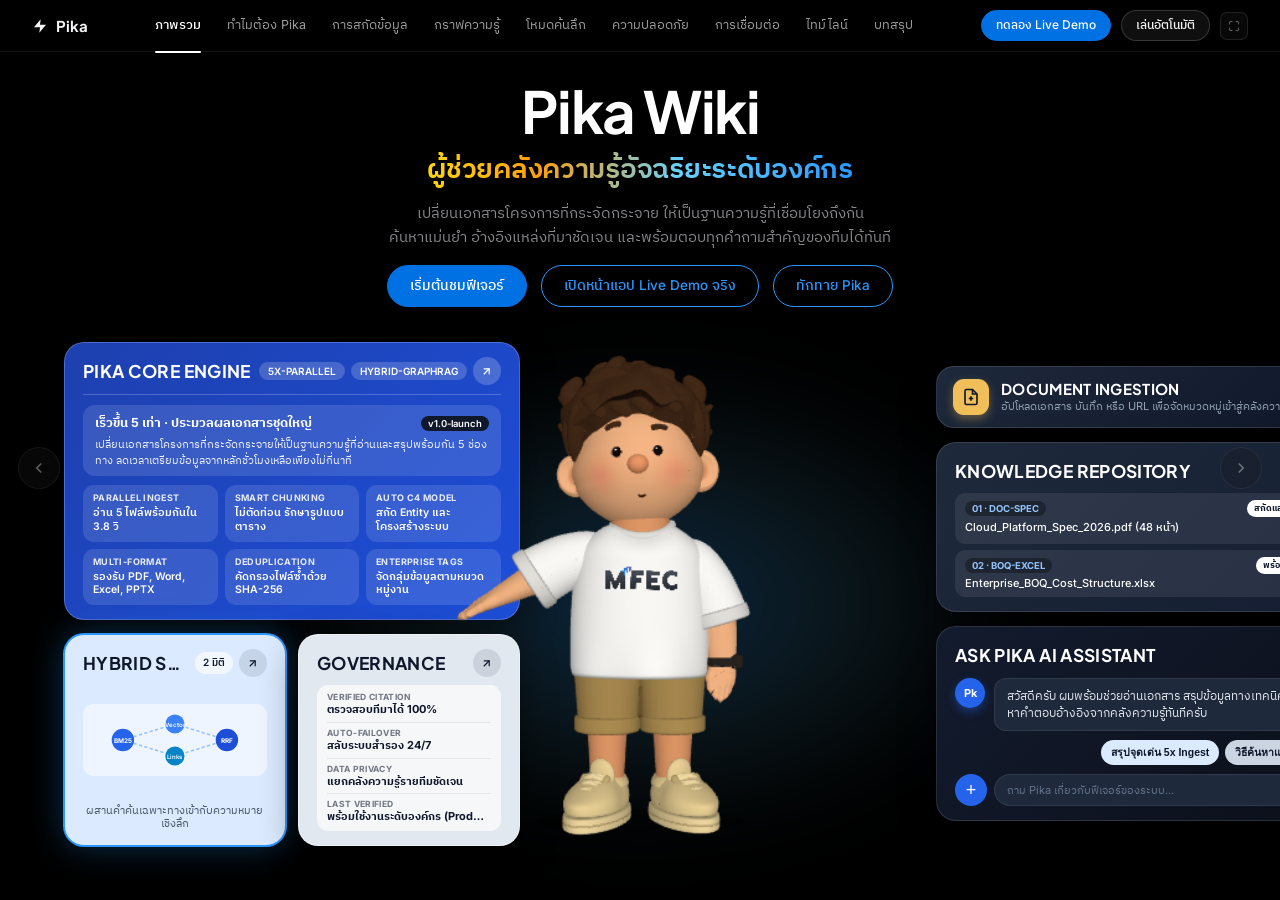
<file: index.html>
<!DOCTYPE html>
<html lang="th">
<head>
  <meta charset="UTF-8" />
  <meta name="viewport" content="width=device-width, initial-scale=1.0" />
  <title>Pika Wiki — แพลตฟอร์มคลังความรู้อัจฉริยะระดับองค์กร พร้อม Live Demo</title>
  <link rel="icon" type="image/svg+xml" href="static/pika_icon.svg" />
  <link rel="preconnect" href="https://fonts.googleapis.com" />
  <link rel="preconnect" href="https://fonts.gstatic.com" crossorigin />
  <link href="https://fonts.googleapis.com/css2?family=IBM+Plex+Sans+Thai:wght@300;400;500;600;700&family=Inter:wght@300;400;500;600;700;800&family=JetBrains+Mono:wght@400;500;600&family=Plus+Jakarta+Sans:wght@600;700;800&display=swap" rel="stylesheet" />
  <link rel="stylesheet" href="static/keynote.css" />
</head>
<body data-scene="1">

  <!-- ========================================================================
       1. SINGLE-TIER APPLE GLOBAL NAVIGATION (CLEAN, NO WRAPPING)
       ======================================================================== -->
  <header class="apple-global-nav">
    <div class="apple-nav-inner">
      <button class="apple-nav-logo" data-goto="1" title="กลับสู่หน้าแรก">
        <svg width="16" height="16" viewBox="0 0 24 24" fill="currentColor" aria-hidden="true">
          <polygon points="13 2 3 14 12 14 11 22 21 10 12 10 13 2"/>
        </svg>
        <span>Pika</span>
      </button>

      <nav class="apple-nav-links" aria-label="หัวข้อการนำเสนอ">
        <button class="apple-nav-item active" data-goto="1">ภาพรวม</button>
        <button class="apple-nav-item" data-goto="2">ทำไมต้อง Pika</button>
        <button class="apple-nav-item" data-goto="3">การสกัดข้อมูล</button>
        <button class="apple-nav-item" data-goto="4">กราฟความรู้</button>
        <button class="apple-nav-item" data-goto="5">โหมดค้นลึก</button>
        <button class="apple-nav-item" data-goto="6">ความปลอดภัย</button>
        <button class="apple-nav-item" data-goto="7">การเชื่อมต่อ</button>
        <button class="apple-nav-item" data-goto="8">ไทม์ไลน์</button>
        <button class="apple-nav-item" data-goto="9">บทสรุป</button>
      </nav>

      <div class="apple-nav-actions">
        <button class="apple-nav-pill active-play" id="btnOpenLiveDemo">ทดลอง Live Demo</button>
        <button class="apple-nav-pill" id="btnAutoPlay">เล่นอัตโนมัติ</button>
        <button class="apple-nav-icon-btn" id="btnFullscreen" title="เต็มหน้าจอ (F)" aria-label="เต็มหน้าจอ">
          <svg class="fs-icon-enter" width="12" height="12" viewBox="0 0 24 24" fill="none" stroke="currentColor" stroke-width="1.8" stroke-linecap="round" stroke-linejoin="round">
            <path d="M8 3H5a2 2 0 0 0-2 2v3m18 0V5a2 2 0 0 0-2-2h-3m0 18h3a2 2 0 0 0 2-2v-3M3 16v3a2 2 0 0 0 2 2h3"/>
          </svg>
          <svg class="fs-icon-exit" width="12" height="12" viewBox="0 0 24 24" fill="none" stroke="currentColor" stroke-width="1.8" stroke-linecap="round" stroke-linejoin="round" style="display: none;">
            <path d="M8 3v3a2 2 0 0 1-2 2H3m18 0h-3a2 2 0 0 1-2-2V3m0 18v-3a2 2 0 0 1 2-2h3M3 16h3a2 2 0 0 1 2 2v3"/>
          </svg>
        </button>
      </div>
    </div>
    <div id="autoPlayProgressBar" class="apple-autoplay-progress"></div>
  </header>

  <!-- ========================================================================
       2. VOLUMETRIC PROLED XDR BACKLIGHT & SIDE NAVIGATION ARROWS
       ======================================================================== -->
  <div class="xdr-stage-backlight" id="xdrBacklight"></div>

  <button class="apple-side-arrow left" id="btnPrevSlide" title="หน้าก่อนหน้า">
    <svg viewBox="0 0 24 24" fill="none" stroke="currentColor" stroke-width="2.2">
      <path d="M15 18l-6-6 6-6"/>
    </svg>
  </button>
  <button class="apple-side-arrow right" id="btnNextSlide" title="หน้าถัดไป">
    <svg viewBox="0 0 24 24" fill="none" stroke="currentColor" stroke-width="2.2">
      <path d="M9 18l6-6-6-6"/>
    </svg>
  </button>

  <!-- ========================================================================
       3. CHOREOGRAPHED 3D MASCOT ACTOR RIG (100% ORIGINAL PIKA CLAY BOY)
       ======================================================================== -->
  <div id="pikaActorRig">
    <div class="apple-whisper-bubble" id="mascotSpeech">
      สวัสดีครับ ผม <strong>Pika</strong> ผู้ช่วยคลังความรู้ของทีม ลองคลิกที่หัวข้อบนหน้าจอ หรือกดปุ่ม <strong>ทดลอง Live Demo</strong> เพื่อลองเล่นหน้าเว็บจริงได้เลยครับ
    </div>

    <div id="blueprintUniverse">
      <div id="blueprintStage">
        <div id="mascotDragZone" title="คลิกเพื่อพูดคุย หรือลากเพื่อหมุนตัว Pika แบบ 3 มิติ"></div>
      </div>
    </div>
  </div>

  <!-- ========================================================================
       4. APPLE KEYNOTE 8-SCENE PRESENTATION STAGE (WITH REAL 1:1 LIVE DEMOS)
       ======================================================================== -->
  <main class="apple-stage-viewport" id="deckViewport">

    <!-- ======================================================================
         SCENE 01 : HERO LAUNCH (Center Mascot Spotlight, Balanced Left/Right Wings)
         ====================================================================== -->
    <section class="apple-scene active-scene" id="scene-1" data-scene-idx="1">
      <div class="hero-scene-shell">
        <div class="apple-hero-center reveal-item">
          <h1 class="apple-hero-title">Pika Wiki</h1>
          <div class="apple-hero-xdr">ผู้ช่วยคลังความรู้อัจฉริยะระดับองค์กร</div>
          <p class="apple-hero-sub">
            เปลี่ยนเอกสารโครงการที่กระจัดกระจาย ให้เป็นฐานความรู้ที่เชื่อมโยงถึงกัน<br/>
            ค้นหาแม่นยำ อ้างอิงแหล่งที่มาชัดเจน และพร้อมตอบทุกคำถามสำคัญของทีมได้ทันที
          </p>
          <div class="apple-cta-row">
            <button class="btn-apple-solid" data-goto="2">เริ่มต้นชมฟีเจอร์</button>
            <button class="btn-apple-outline" data-open-workbench="report">เปิดหน้าแอป Live Demo จริง</button>
            <button class="btn-apple-outline" id="btnHeroGreet">ทักทาย Pika</button>
          </div>
        </div>

        <div class="hero-wing-grid reveal-item">
          <!-- LEFT WING: ASYMMETRICAL BENTO MODULES (SCENE 1 ADAPTED BENTO) -->
          <div class="hero-wing-col bento-col-left">

            <!-- Card 1: Bento Coral (Royal Blue Hero Launch Overview & 6 Core Capabilities) -->
            <div class="bento-card bento-coral bento-tilt-card bento-float-1 wiki-project-link" data-id="hero-bento-project" id="heroBentoCoral">
              <div class="bento-card-header">
                <h3 class="bento-heading-condensed">PIKA CORE ENGINE</h3>
                <div class="bento-header-pills">
                  <span class="coral-pill">5X-PARALLEL</span>
                  <span class="coral-pill">HYBRID-GRAPHRAG</span>
                  <button type="button" class="bento-circle-arrow" data-open-workbench="report" title="ทดลองเล่นหน้าเว็บจริง">
                    <svg width="13" height="13" viewBox="0 0 24 24" fill="none" stroke="currentColor" stroke-width="2.2"><line x1="7" y1="17" x2="17" y2="7"/><polyline points="7 7 17 7 17 17"/></svg>
                  </button>
                </div>
              </div>

              <div class="coral-divider"></div>

              <div class="coral-summary-banner">
                <div class="coral-summary-top">
                  <span class="coral-fullname">เร็วขึ้น 5 เท่า · ประมวลผลเอกสารชุดใหญ่</span>
                  <span class="coral-dark-badge">v1.0-launch</span>
                </div>
                <p class="coral-summary-text">เปลี่ยนเอกสารโครงการที่กระจัดกระจายให้เป็นฐานความรู้ที่อ่านและสรุปพร้อมกัน 5 ช่องทาง ลดเวลาเตรียมข้อมูลจากหลักชั่วโมงเหลือเพียงไม่กี่นาที</p>
              </div>

              <!-- 6 Core Capability Tiles (3x2 Grid) -->
              <div class="coral-specs-grid">
                <div class="coral-spec-card interactive-spec-pill" data-spec-key="ingest" data-speech="<strong>PARALLEL INGEST:</strong> อ่านและสรุปไฟล์โครงการพร้อมกัน 5 ช่องทางใน 3.8 วินาทีครับ">
                  <span class="coral-spec-label">PARALLEL INGEST</span>
                  <span class="coral-spec-value">อ่าน 5 ไฟล์พร้อมกันใน 3.8 วิ</span>
                </div>
                <div class="coral-spec-card interactive-spec-pill" data-spec-key="chunk" data-speech="<strong>SMART CHUNKING:</strong> ถอดความหมายทั้งเอกสาร ไม่หั่นท่อนจนตารางและบริบทขาดออกจากกันครับ">
                  <span class="coral-spec-label">SMART CHUNKING</span>
                  <span class="coral-spec-value">ไม่ตัดท่อน รักษารูปแบบตาราง</span>
                </div>
                <div class="coral-spec-card interactive-spec-pill" data-spec-key="c4" data-speech="<strong>AUTO C4 MODEL:</strong> สกัด Entity และสร้างพิมพ์เขียวสถาปัตยกรรมอัตโนมัติครับ">
                  <span class="coral-spec-label">AUTO C4 MODEL</span>
                  <span class="coral-spec-value">สกัด Entity และโครงสร้างระบบ</span>
                </div>
                <div class="coral-spec-card interactive-spec-pill" data-spec-key="format" data-speech="<strong>MULTI-FORMAT:</strong> รองรับเอกสารทั้ง PDF, Word, Excel, PowerPoint และภาพสแกนครับ">
                  <span class="coral-spec-label">MULTI-FORMAT</span>
                  <span class="coral-spec-value">รองรับ PDF, Word, Excel, PPTX</span>
                </div>
                <div class="coral-spec-card interactive-spec-pill" data-spec-key="dedup" data-speech="<strong>DEDUPLICATION:</strong> คัดกรองไฟล์ซ้ำด้วยรหัส SHA-256 ช่วยประหยัดเวลาและพื้นที่จัดเก็บครับ">
                  <span class="coral-spec-label">DEDUPLICATION</span>
                  <span class="coral-spec-value">คัดกรองไฟล์ซ้ำด้วย SHA-256</span>
                </div>
                <div class="coral-spec-card interactive-spec-pill" data-spec-key="tags" data-speech="<strong>ENTERPRISE TAGS:</strong> จัดหมวดหมู่ 4 ด้าน ลูกค้า เทคโนโลยี โครงการ และบทวิเคราะห์ครับ">
                  <span class="coral-spec-label">ENTERPRISE TAGS</span>
                  <span class="coral-spec-value">จัดกลุ่มข้อมูลตามหมวดหมู่งาน</span>
                </div>
              </div>
            </div>

            <!-- Subgrid: Graph & Governance -->
            <div class="bento-left-subgrid">
              <!-- Card 2: Mint Graph -->
              <div class="bento-card bento-mint bento-tilt-card bento-float-2 wiki-project-link" data-id="hero-bento-graph" id="heroBentoMint">
                <div class="bento-card-header">
                  <h3 class="bento-heading-condensed dark-ink">HYBRID SEARCH</h3>
                  <div class="bento-header-pills">
                    <span class="mint-pill">2 มิติ</span>
                    <button type="button" class="bento-circle-arrow mint-arrow" data-open-workbench="graph" title="เปิดหน้ากราฟความสัมพันธ์">
                      <svg width="13" height="13" viewBox="0 0 24 24" fill="none" stroke="currentColor" stroke-width="2.2"><line x1="7" y1="17" x2="17" y2="7"/><polyline points="7 7 17 7 17 17"/></svg>
                    </button>
                  </div>
                </div>
                <div class="mini-graph" id="heroMiniGraph" role="img" aria-label="กราฟจำลองความสัมพันธ์">
                  <svg viewBox="0 0 220 90" class="mini-graph-svg">
                    <line x1="45" y1="45" x2="110" y2="25" class="graph-edge-anim"/>
                    <line x1="45" y1="45" x2="110" y2="65" class="graph-edge-anim"/>
                    <line x1="110" y1="25" x2="175" y2="45" class="graph-edge-anim"/>
                    <line x1="110" y1="65" x2="175" y2="45" class="graph-edge-anim"/>
                    <g class="graph-node-pulse" transform="translate(45,45)"><circle r="14" fill="#2563EB"/><text text-anchor="middle" dy="4" fill="#FFFFFF" font-size="8" font-weight="700">BM25</text></g>
                    <g class="graph-node-pulse" transform="translate(110,25)"><circle r="12" fill="#3B82F6"/><text text-anchor="middle" dy="4" fill="#FFFFFF" font-size="7.5" font-weight="600">Vector</text></g>
                    <g class="graph-node-pulse" transform="translate(110,65)"><circle r="12" fill="#0284C7"/><text text-anchor="middle" dy="4" fill="#FFFFFF" font-size="7.5" font-weight="600">Links</text></g>
                    <g class="graph-node-pulse" transform="translate(175,45)"><circle r="14" fill="#1D4ED8"/><text text-anchor="middle" dy="4" fill="#FFFFFF" font-size="8" font-weight="700">RRF</text></g>
                  </svg>
                </div>
                <div class="mini-graph-empty">ผสานคำค้นเฉพาะทางเข้ากับความหมายเชิงลึก</div>
              </div>

              <!-- Card 3: Sage Governance -->
              <div class="bento-card bento-sage bento-tilt-card bento-float-3 wiki-project-link" data-id="hero-bento-gov" id="heroBentoSage">
                <div class="bento-card-header">
                  <h3 class="bento-heading-condensed dark-ink">GOVERNANCE</h3>
                  <button type="button" class="bento-circle-arrow sage-arrow" data-open-workbench="history" title="เปิดหน้าตรวจสอบธรรมาภิบาล">
                    <svg width="13" height="13" viewBox="0 0 24 24" fill="none" stroke="currentColor" stroke-width="2.2"><line x1="7" y1="17" x2="17" y2="7"/><polyline points="7 7 17 7 17 17"/></svg>
                  </button>
                </div>
                <div class="sage-meta-list">
                  <div class="sage-meta-row">
                    <span class="sage-meta-k">VERIFIED CITATION</span>
                    <span class="sage-meta-v">ตรวจสอบที่มาได้ 100%</span>
                  </div>
                  <div class="sage-meta-row">
                    <span class="sage-meta-k">AUTO-FAILOVER</span>
                    <span class="sage-meta-v">สลับระบบสำรอง 24/7</span>
                  </div>
                  <div class="sage-meta-row">
                    <span class="sage-meta-k">DATA PRIVACY</span>
                    <span class="sage-meta-v">แยกคลังความรู้รายทีมชัดเจน</span>
                  </div>
                  <div class="sage-meta-row">
                    <span class="sage-meta-k">LAST VERIFIED</span>
                    <span class="sage-meta-v">พร้อมใช้งานระดับองค์กร (Production)</span>
                  </div>
                </div>
              </div>
            </div>
          </div>

          <!-- CENTER MASCOT SPACER: 380px for 3D Pika -->
          <div class="mascot-stage-anchor" aria-hidden="true"></div>

          <!-- RIGHT WING: ASYMMETRICAL BENTO MODULES -->
          <div class="hero-wing-col bento-col-right">

            <!-- Card 4: Compact Dark Document Ingestion Card with Amber Tile -->
            <div class="bento-card bento-dark-compact bento-tilt-card bento-float-4 wiki-project-link" data-id="hero-bento-ingest" id="heroBentoIngest" data-open-workbench="upload">
              <div class="amber-solid-tile">
                <svg width="18" height="18" viewBox="0 0 24 24" fill="none" stroke="currentColor" stroke-width="2.2"><path d="M14 2H6a2 2 0 0 0-2 2v16a2 2 0 0 0 2 2h12a2 2 0 0 0 2-2V8z"/><polyline points="14 2 14 8 20 8"/><line x1="12" y1="11" x2="12" y2="17"/><line x1="9" y1="14" x2="15" y2="14"/></svg>
              </div>
              <div class="compact-copy">
                <div class="bento-heading-condensed compact-title">DOCUMENT INGESTION</div>
                <p class="compact-desc">อัปโหลดเอกสาร บันทึก หรือ URL เพื่อจัดหมวดหมู่เข้าสู่คลังความรู้</p>
              </div>
              <button type="button" class="bento-circle-arrow white-circle" title="ไปหน้าอัปโหลดเอกสาร">
                <svg width="13" height="13" viewBox="0 0 24 24" fill="none" stroke="currentColor" stroke-width="2.2"><line x1="7" y1="17" x2="17" y2="7"/><polyline points="7 7 17 7 17 17"/></svg>
              </button>
            </div>

            <!-- Card 5: Violet / Deep Slate Knowledge Explorer Card -->
            <div class="bento-card bento-violet bento-tilt-card bento-float-5 wiki-project-link" data-id="hero-bento-files" id="heroBentoFiles">
              <div class="bento-card-header">
                <h3 class="bento-heading-condensed">KNOWLEDGE REPOSITORY</h3>
                <button type="button" class="bento-circle-arrow white-circle" data-open-workbench="history" title="เปิดหน้าเบราว์เซอร์ไฟล์">
                  <svg width="13" height="13" viewBox="0 0 24 24" fill="none" stroke="currentColor" stroke-width="2.2"><line x1="7" y1="17" x2="17" y2="7"/><polyline points="7 7 17 7 17 17"/></svg>
                </button>
              </div>
              <div class="tor-real-list file-recent-list">
                <div class="tor-real-item" data-open-workbench="history">
                  <div class="tor-real-top">
                    <span class="tor-real-code">01 · DOC-SPEC</span>
                    <span class="tor-real-status">สกัดแล้ว 100%</span>
                  </div>
                  <span class="tor-real-req">Cloud_Platform_Spec_2026.pdf (48 หน้า)</span>
                </div>
                <div class="tor-real-item" data-open-workbench="history">
                  <div class="tor-real-top">
                    <span class="tor-real-code">02 · BOQ-EXCEL</span>
                    <span class="tor-real-status">พร้อมแมปปิ้ง</span>
                  </div>
                  <span class="tor-real-req">Enterprise_BOQ_Cost_Structure.xlsx</span>
                </div>
              </div>
            </div>

            <!-- Card 6: Dark Charcoal AI Assistant Card -->
            <div class="bento-card bento-dark-ai bento-tilt-card bento-float-6 wiki-project-link" data-id="hero-bento-ai" id="heroBentoAi">
              <div class="bento-card-header">
                <h3 class="bento-heading-condensed">ASK PIKA AI ASSISTANT</h3>
                <button type="button" class="bento-circle-arrow white-circle" data-open-workbench="report" title="เปิดหน้าแชท PIKA AI">
                  <svg width="13" height="13" viewBox="0 0 24 24" fill="none" stroke="currentColor" stroke-width="2.2"><line x1="7" y1="17" x2="17" y2="7"/><polyline points="7 7 17 7 17 17"/></svg>
                </button>
              </div>

              <div class="ai-speech-row">
                <div class="ai-avatar-circle">Pk</div>
                <div class="ai-speech-bubble" id="heroAiBubbleText">
                  สวัสดีครับ ผมพร้อมช่วยอ่านเอกสาร สรุปข้อมูลทางเทคนิค และหาคำตอบอ้างอิงจากคลังความรู้ทันทีครับ
                </div>
              </div>

              <div class="ai-quick-pills">
                <button type="button" class="ai-quick-pill pill-mint" id="btnHeroQuickTor">สรุปจุดเด่น 5x Ingest</button>
                <button type="button" class="ai-quick-pill pill-sage" id="btnHeroQuickBlue">วิธีค้นหาแบบ 2 มิติ</button>
              </div>

              <div class="ai-bottom-bar">
                <button type="button" class="ai-coral-plus" title="เริ่มแชทใหม่">+</button>
                <div class="ai-input-pill">
                  <input type="text" id="heroAiInput" class="ai-input-field" placeholder="ถาม Pika เกี่ยวกับฟีเจอร์ของระบบ..." onkeydown="if(event.key==='Enter'){event.preventDefault();window.submitHeroInlineChat();}">
                  <button type="button" class="ai-send-icon" id="btnHeroSendChat" title="ส่งคำถาม">
                    <svg width="14" height="14" viewBox="0 0 24 24" fill="none" stroke="currentColor" stroke-width="2.2"><line x1="5" y1="12" x2="19" y2="12"/><polyline points="12 5 19 12 12 19"/></svg>
                  </button>
                </div>
              </div>
            </div>

          </div>
        </div>
      </div>
    </section>

    <!-- ======================================================================
         SCENE 02 : WHY PIKA WIKI (Mascot Left, Content Right)
         ====================================================================== -->
    <section class="apple-scene" id="scene-2" data-scene-idx="2">
      <div class="apple-col-right" style="width:64%; max-width:840px;">
        <div class="reveal-item">
          <div class="apple-eyebrow">ทำไมต้อง Pika Wiki</div>
          <h2 class="apple-section-headline">
            <span class="headline-line">ลืมการค้นหาแบบเดิมที่ข้อมูลขาดตอน</span>
            <span class="headline-line apple-gradient-span">สู่คลังความรู้ที่เชื่อมโยงครบทุกมิติ</span>
          </h2>
          <p class="apple-section-lead">
            ระบบค้นหาทั่วไปมักตัดเอกสารเป็นท่อนสั้นๆ จนบริบทขาดความต่อเนื่อง<br/>
            Pika Wiki อ่านและเรียบเรียงใหม่ ให้เป็นหน้าวิกิที่เชื่อมโยงกันอย่างเป็นระบบ
          </p>
        </div>

        <div class="reveal-item" style="display:grid; grid-template-columns:1fr 1fr; gap:14px;">
          <div class="pro-card wiki-project-link" data-id="rag-pain-chunk">
            <div class="bento-tag-mono" style="margin-bottom:6px;">ข้อจำกัดของระบบค้นหาทั่วไป</div>
            <div class="pro-card-title project-name">ข้อมูลถูกตัดแยกส่วน ตอบข้ามไฟล์ไม่ได้</div>
            <p class="pro-card-desc">
              การหั่นเอกสารเป็นชิ้นเล็กๆ ทำให้ระบบไม่เห็นภาพรวมของโครงการ ตอบคำถามเชื่อมโยงหลายเอกสารไม่ได้ และต้องประมวลผลซ้ำทุกครั้ง
            </p>
          </div>

          <div class="pro-card wiki-project-link" data-id="wiki-karpathy-model">
            <div class="bento-tag-mono" style="margin-bottom:6px;">สถาปัตยกรรมของ Pika Wiki</div>
            <div class="pro-card-title project-name">อ่านครั้งเดียว จัดระเบียบพร้อมใช้งานตลอดไป</div>
            <p class="pro-card-desc">
              กลั่นกรองเอกสารดิบเป็นบทความวิกิแยกตามหมวดหมู่ พร้อมเชื่อมโยงลูกค้า โครงการ และเทคโนโลยีเข้าด้วยกันโดยอัตโนมัติ
            </p>
          </div>
        </div>

        <div class="reveal-item" style="display:grid; grid-template-columns:repeat(4, 1fr); gap:10px;">
          <div class="pro-card wiki-project-link" data-id="cat-entities" style="padding:15px;">
            <div class="pipe-idx">หมวดที่ 01</div>
            <div class="pro-card-title project-name" style="font-size:14px;">ลูกค้าและองค์กร</div>
            <p class="pro-card-desc" style="font-size:12px;">รวบรวมประวัติลูกค้า พันธมิตร และผู้เกี่ยวข้องไว้ในที่เดียว</p>
          </div>
          <div class="pro-card wiki-project-link" data-id="cat-concepts" style="padding:15px;">
            <div class="pipe-idx">หมวดที่ 02</div>
            <div class="pro-card-title project-name" style="font-size:14px;">เทคโนโลยี</div>
            <p class="pro-card-desc" style="font-size:12px;">สรุปสถาปัตยกรรม มาตรฐานเทคนิค และแนวทางออกแบบระบบ</p>
          </div>
          <div class="pro-card wiki-project-link" data-id="cat-projects" style="padding:15px;">
            <div class="pipe-idx">หมวดที่ 03</div>
            <div class="pro-card-title project-name" style="font-size:14px;">ข้อมูลโครงการ</div>
            <p class="pro-card-desc" style="font-size:12px;">จัดเก็บขอบเขตงาน ข้อกำหนด สเปกเทคนิค และแผนส่งมอบรายโครงการ</p>
          </div>
          <div class="pro-card wiki-project-link" data-id="cat-syntheses" style="padding:15px;">
            <div class="pipe-idx">หมวดที่ 04</div>
            <div class="pro-card-title project-name" style="font-size:14px;">บทสรุปวิเคราะห์</div>
            <p class="pro-card-desc" style="font-size:12px;">เปรียบเทียบจุดเด่น ข้อจำกัด และแนวทางแก้ปัญหาจากหลายโครงการ</p>
          </div>
        </div>
      </div>
    </section>

    <!-- ======================================================================
         SCENE 03 : 1:1 LIVE DEMO OF "UPLOAD NOTE" (#page-analyze from presale-wiki2)
         ====================================================================== -->
    <section class="apple-scene" id="scene-3" data-scene-idx="3">
      <div class="apple-col-left" style="width:64%; max-width:840px; gap:12px;">
        <div class="reveal-item">
          <div class="apple-eyebrow">การสกัดข้อมูลอัจฉริยะ — หน้า Upload Note</div>
          <h2 class="apple-section-headline">
            <span class="headline-line">โยนไฟล์เอกสารโครงการเข้าสู่ระบบ</span>
            <span class="headline-line apple-gold-span">ประมวลผลขนาน 5 ช่องทางอัตโนมัติ</span>
          </h2>
        </div>

        <!-- 1:1 Authentic Pika Wiki "Upload Note" Window -->
        <div class="pika-app-window reveal-item" id="slideUploadApp" data-app-theme="dark">
          <div class="pika-window-chrome">
            <div class="chrome-dots">
              <span class="chrome-dot red"></span>
              <span class="chrome-dot yellow"></span>
              <span class="chrome-dot green"></span>
            </div>
            <span class="chrome-window-title">Pika Wiki — Upload Note</span>
          </div>

          <div class="real-upload-shell">
            <div class="real-upload-header">
              <div class="real-upload-icon">
                <svg width="20" height="20" viewBox="0 0 24 24" fill="none" stroke="#FFFFFF" stroke-width="2" stroke-linecap="round" stroke-linejoin="round"><path d="M21 15v4a2 2 0 0 1-2 2H5a2 2 0 0 1-2-2v-4"/><polyline points="17 8 12 3 7 8"/><line x1="12" y1="3" x2="12" y2="15"/></svg>
              </div>
              <div>
                <div style="font-size:10px; font-weight:600; color:var(--text-muted); text-transform:uppercase; letter-spacing:0.05em;">Pika Wiki</div>
                <div style="font-size:18px; font-weight:700; color:var(--text-primary); letter-spacing:-0.02em;">Upload Note</div>
                <div style="font-size:11.5px; color:var(--text-secondary);">Turn meeting notes and documents into wiki pages the whole team can search.</div>
              </div>
            </div>

            <div class="real-upload-card">
              <!-- LEFT COLUMN: File Metadata -->
              <div>
                <div style="font-size:13.5px; font-weight:700; color:var(--text-primary); margin-bottom:2px;">File Metadata</div>
                <div style="font-size:11px; color:var(--text-muted); margin-bottom:10px;">Information to organize this note in the wiki.</div>

                <div class="real-field">
                  <label>Upload into project *</label>
                  <select class="real-premium-input" id="demoUploadProject">
                    <option value="enterprise-knowledge">enterprise-knowledge (คลังความรู้กลางระดับองค์กร)</option>
                    <option value="cloud-migration-2026">cloud-migration-2026 (โครงการ Cloud ERP)</option>
                    <option value="cyber-security-sla">cyber-security-sla (มาตรฐานความปลอดภัย)</option>
                  </select>
                </div>

                <div class="real-field">
                  <label>Author *</label>
                  <input type="text" class="real-premium-input" id="demoUploadAuthor" value="Admin" />
                </div>

                <div class="real-field" style="margin-bottom:0;">
                  <label>Title (optional)</label>
                  <input type="text" class="real-premium-input" id="demoUploadTitle" value="ชุดเอกสารโครงการ Cloud ERP 2026 (5 ไฟล์)" />
                </div>
              </div>

              <!-- RIGHT COLUMN: Dropzone & Action -->
              <div style="display:flex; flex-direction:column;">
                <div class="real-source-tabs">
                  <div class="real-stab active" id="tabSlideFile">
                    <svg width="13" height="13" viewBox="0 0 24 24" fill="none" stroke="currentColor" stroke-width="2.3"><path d="M14 2H6a2 2 0 0 0-2 2v16a2 2 0 0 0 2 2h12a2 2 0 0 0 2-2V8z"/><polyline points="14 2 14 8 20 8"/></svg>
                    Upload a file
                  </div>
                  <div class="real-stab" id="tabSlideText">
                    <svg width="13" height="13" viewBox="0 0 24 24" fill="none" stroke="currentColor" stroke-width="2.3"><path d="M12 20h9"/><path d="M16.5 3.5a2.121 2.121 0 0 1 3 3L7 19l-4 1 1-4 12.5-12.5z"/></svg>
                    Type text
                  </div>
                </div>

                <div class="real-drop-zone" id="demoDropZone">
                  <div class="real-drop-icon">
                    <svg width="18" height="18" viewBox="0 0 24 24" fill="none" stroke="currentColor" stroke-width="2.2"><path d="M21 15v4a2 2 0 0 1-2 2H5a2 2 0 0 1-2-2v-4"/><polyline points="17 8 12 3 7 8"/><line x1="12" y1="3" x2="12" y2="15"/></svg>
                  </div>
                  <div style="font-size:13px; font-weight:600; color:var(--text-primary);">Click or drag files here</div>
                  <div style="font-size:11px; color:var(--text-muted); margin-top:2px;">Supports .txt, .md, .csv, .xlsx, .docx, .pptx, .pdf, .jot</div>
                  <div id="demoSelectedFilesPill" style="margin-top:8px; display:inline-block; background:rgba(255,255,255,0.06); border:1px solid rgba(255,255,255,0.14); color:var(--text-primary); font-size:11px; font-weight:500; padding:3px 10px; border-radius:999px;">
                    เลือกแล้ว 5 ไฟล์: TOR_Main.pdf, Spec_Cloud.docx, BOQ_Matrix.xlsx, SLA_Diagram.pdf, Meeting_Note.jot
                  </div>
                </div>

                <div style="display:flex; align-items:center; justify-content:space-between; margin-top:10px; padding-top:8px; border-top:1px solid var(--border-light);">
                  <div>
                    <div style="font-size:12px; font-weight:600; color:var(--text-primary);">Auto-commit (Bypass Review)</div>
                    <div style="font-size:10.5px; color:var(--text-muted);">Extracted data will bypass the Review Inbox.</div>
                  </div>
                  <input type="checkbox" id="demoBypassCheck" checked style="width:16px; height:16px; accent-color:#2563EB; cursor:pointer;" />
                </div>

                <div style="margin-top:10px;">
                  <button class="real-upload-btn" id="btnRunIngestDemo">
                    <svg width="15" height="15" viewBox="0 0 24 24" fill="none" stroke="currentColor" stroke-width="2.2"><path d="M21 15v4a2 2 0 0 1-2 2H5a2 2 0 0 1-2-2v-4"/><polyline points="17 8 12 3 7 8"/><line x1="12" y1="3" x2="12" y2="15"/></svg>
                    <span>Upload and Process Note</span>
                  </button>
                </div>

                <!-- Real Progress Bar & Dark Ingest Terminal -->
                <div class="real-ingest-prog" id="demoIngestProgWrap">
                  <div class="real-ingest-prog-head">
                    <span id="demoIngestStageLabel">พร้อมประมวลผลแบบขนาน 5 ช่องทาง (Parallel Workers = 5)</span>
                    <span id="demoIngestPct" style="font-weight:700; color:var(--text-primary);">0%</span>
                  </div>
                  <div class="real-ingest-prog-track">
                    <div class="real-ingest-prog-fill" id="demoIngestFill"></div>
                  </div>
                </div>

                <div class="real-ingest-log" id="demoIngestLog">
                  <div class="real-log-line info">[พร้อมทำงาน] ระบบกำลังเริ่มสาธิตการสกัดเอกสารทั้ง 5 ขั้นตอนอัตโนมัติ...</div>
                </div>
              </div>
            </div>
          </div>
        </div>
      </div>
    </section>

    <!-- ======================================================================
         SCENE 04 : 1:1 LIVE DEMO OF "RELATIONSHIP GRAPH" & "FILE BROWSER"
         ====================================================================== -->
    <section class="apple-scene" id="scene-4" data-scene-idx="4">
      <div class="apple-col-right" style="width:64%; max-width:840px; gap:12px;">
        <div class="reveal-item">
          <div class="apple-eyebrow">แผนผังความรู้และคลังบทความวิกิ — Graph &amp; File Browser</div>
          <h2 class="apple-section-headline">
            <span class="headline-line">สำรวจความเชื่อมโยงและอ่านหน้าวิกิ</span>
            <span class="headline-line apple-gradient-span">ผ่านแผนผังความรู้และโครงสร้างไฟล์จริง</span>
          </h2>
        </div>

        <!-- 1:1 Authentic Graph & File Browser Window -->
        <div class="pika-app-window reveal-item" id="slideGraphApp" data-app-theme="dark">
          <div class="pika-window-chrome">
            <div class="chrome-dots">
              <span class="chrome-dot red"></span>
              <span class="chrome-dot yellow"></span>
              <span class="chrome-dot green"></span>
            </div>
            <span class="chrome-window-title" id="slideGraphChromeUrl">Pika Wiki — Relationship Graph</span>
            <div class="chrome-clean-tabs">
              <button class="chrome-tab-btn active" id="btnSwitchGraphView">Relationship Graph</button>
              <button class="chrome-tab-btn" id="btnSwitchFbView">File Browser</button>
            </div>
          </div>

          <!-- PANE A: Real Relationship Graph (#page-graph) -->
          <div id="slidePaneGraph" style="padding:14px 18px;">
            <div style="display:flex; align-items:center; justify-content:space-between; margin-bottom:8px;">
              <div>
                <div style="font-size:10px; color:var(--text-muted);">Pika WiKi</div>
                <div style="font-size:18px; font-weight:700; color:var(--text-primary);">Relationship Graph</div>
                <div style="font-size:11.5px; color:var(--text-secondary);">See how projects, people, and technologies connect across your knowledge base.</div>
              </div>
              <select class="real-premium-input" style="width:190px; padding:6px 10px; font-size:11.5px;">
                <option>presale-enterprise (24 nodes)</option>
                <option>cloud-migration-2026</option>
              </select>
            </div>

            <!-- Real Graph Legend -->
            <div style="display:flex; gap:12px; flex-wrap:wrap; margin-bottom:8px; font-size:11px; color:var(--text-secondary);">
              <span style="display:inline-flex; align-items:center; gap:5px;"><span style="width:8px; height:8px; border-radius:50%; background:#60A5FA;"></span>project (โครงการ)</span>
              <span style="display:inline-flex; align-items:center; gap:5px;"><span style="width:8px; height:8px; border-radius:50%; background:#22D3EE;"></span>client (ลูกค้า)</span>
              <span style="display:inline-flex; align-items:center; gap:5px;"><span style="width:8px; height:8px; border-radius:50%; background:#4ADE80;"></span>solution (เทคโนโลยี)</span>
              <span style="display:inline-flex; align-items:center; gap:5px;"><span style="width:8px; height:8px; border-radius:50%; background:#FBBF24;"></span>proposal (ใบเสนอราคา)</span>
              <span style="display:inline-flex; align-items:center; gap:5px;"><span style="width:8px; height:8px; border-radius:50%; background:#A78BFA;"></span>source (เอกสารต้นฉบับ)</span>
            </div>

            <div class="pro-graph-canvas-wrap" style="height:260px; border-radius:14px;">
              <canvas id="appleGraphCanvas"></canvas>
              <div style="position:absolute; bottom:8px; left:12px; font-size:11px; color:rgba(241,245,249,0.75);">
                ลากโหนดเพื่อขยับกราฟ หรือคลิกโหนดเพื่อดูความเชื่อมโยงของข้อมูล
              </div>
            </div>
          </div>

          <!-- PANE B: Real File Browser (#page-history) -->
          <div id="slidePaneFb" style="display:none; padding-top:12px;">
            <div style="padding:0 14px 8px; display:flex; align-items:center; justify-content:space-between;">
              <div class="real-source-tabs" style="margin-bottom:0;">
                <div class="real-stab active">Pages (หน้าวิกิ)</div>
                <div class="real-stab">Source text (ข้อความที่สกัด)</div>
                <div class="real-stab">Uploaded files (ไฟล์ต้นฉบับ)</div>
              </div>
              <span style="font-size:11px; color:var(--text-muted);">แสดง 4 หมวดหมู่ · 18 หน้าวิกิ</span>
            </div>

            <div class="real-fb-split">
              <div class="real-fb-tree" id="slideFbTree">
                <div style="font-size:10.5px; font-weight:700; color:var(--text-muted); padding:3px 6px;">FOLDERS</div>
                <div class="real-fb-item active" data-fb-doc="proj-cloud">projects/cloud-erp-2026.md</div>
                <div class="real-fb-item" data-fb-doc="ent-bank">clients/scb-enterprise.md</div>
                <div class="real-fb-item" data-fb-doc="concept-sec">solutions/zero-trust-arch.md</div>
                <div class="real-fb-item" data-fb-doc="syn-price">syntheses/boq-pricing-bench.md</div>
              </div>
              <div class="real-fb-viewer">
                <div class="real-fb-viewer-bar">
                  <span id="slideFbFilename">projects/cloud-erp-2026.md</span>
                  <div style="display:flex; gap:6px;">
                    <span style="font-size:10.5px; color:var(--text-secondary); background:rgba(255,255,255,0.06); padding:2px 8px; border-radius:99px;">Properties: 5 fields</span>
                  </div>
                </div>
                <div class="real-fb-viewer-body" id="slideFbBody">
                  <div style="font-family:var(--font-mono); font-size:10.5px; color:var(--text-muted); background:var(--surface-2); padding:6px 10px; border-radius:7px; margin-bottom:8px;">
                    type: project · client: [[clients/scb-enterprise]] · updated: 2026-11-06 · sources: 3 files
                  </div>
                  <h3 style="font-size:14.5px; font-weight:700; margin-bottom:6px;">โครงการพัฒนาแพลตฟอร์ม Cloud ERP และ Data Lakehouse</h3>
                  <p style="margin-bottom:6px;">โครงการยกระดับระบบฐานข้อมูลหลักขององค์กรสู่สถาปัตยกรรม Hybrid Cloud รองรับผู้ใช้งานพร้อมกันกว่า 15,000 ราย โดยมีเกณฑ์ SLA ความพร้อมใช้งานที่ <strong>99.95%</strong> [1]</p>
                  <p style="color:var(--text-secondary);">เชื่อมโยงกับมาตรฐาน <span style="color:#93C5FD; text-decoration:underline; cursor:pointer;">[[solutions/zero-trust-arch]]</span> และอ้างอิงตารางราคาใน <span style="color:#93C5FD; text-decoration:underline; cursor:pointer;">[[syntheses/boq-pricing-bench]]</span> [2]</p>
                </div>
              </div>
            </div>
          </div>
        </div>
      </div>
    </section>

    <!-- ======================================================================
         SCENE 05 : 1:1 LIVE DEMO OF "CHAT WITH PIKA" (#page-report from presale-wiki2)
         ====================================================================== -->
    <section class="apple-scene" id="scene-5" data-scene-idx="5">
      <div class="apple-col-left" style="width:64%; max-width:840px; gap:12px;">
        <div class="reveal-item">
          <div class="apple-eyebrow">โหมดค้นคว้าเชิงลึก — หน้า Chat &amp; Deep Search</div>
          <h2 class="apple-section-headline">
            <span class="headline-line">ถามตอบและวิเคราะห์ข้อมูลข้ามเอกสาร</span>
            <span class="headline-line apple-gold-span">พร้อมแสดงขั้นตอนการคิดวิเคราะห์ทีละขั้น</span>
          </h2>
        </div>

        <!-- 1:1 Authentic Pika Chat Window (#page-report) -->
        <div class="pika-app-window reveal-item" id="slideChatApp" data-app-theme="dark">
          <div class="pika-window-chrome">
            <div class="chrome-dots">
              <span class="chrome-dot red"></span>
              <span class="chrome-dot yellow"></span>
              <span class="chrome-dot green"></span>
            </div>
            <span class="chrome-window-title">Pika Wiki — Chat</span>
          </div>

          <div class="real-chat-shell">
            <!-- Real Chat Top Bar -->
            <div class="real-chat-topbar" style="height:38px;">
              <div style="display:flex; align-items:center; gap:8px;">
                <span class="real-chat-dot"></span>
                <span style="font-size:12.5px; font-weight:600; color:var(--text-primary);" id="slideChatSessionTitle">New chat</span>
              </div>
              <div style="display:flex; align-items:center; gap:6px;">
                <button class="chrome-tab-btn" id="btnSlideNewChat" style="padding:2px 8px; font-size:11px;">+ New chat</button>
              </div>
            </div>

            <!-- STATE 1: Real Welcome Screen with Lightning Bolt + 3 Bento Cards -->
            <div class="real-chat-welcome" id="slideChatWelcome">
              <div style="margin-bottom:3px;">
                <svg width="26" height="26" viewBox="0 0 24 24" fill="none">
                  <polygon points="13 2 3 14 12 14 11 22 21 10 12 10 13 2" fill="#38BDF8" stroke="#FFFFFF" stroke-width="0.8"/>
                </svg>
              </div>
              <div style="font-size:11.5px; font-weight:600; color:var(--text-secondary); margin-bottom:2px;">Good afternoon, Admin</div>
              <div style="font-size:17.5px; font-weight:700; color:var(--text-primary); letter-spacing:-0.02em; margin:1px 0 3px;">How Can I Assist You Today?</div>
              <div style="font-size:11.5px; color:var(--text-muted); text-align:center; margin-bottom:8px;">ค้นหาข้อมูล สรุปสาระสำคัญของเอกสาร หรือเริ่มต้นแชทสอบถามคลังความรู้ได้ทันที</div>

              <!-- Exact 3 Bento Boxes from presale-wiki2 -->
              <div class="real-bento-grid">
                <div class="real-bento-card" data-chat-prompt="สรุปภาพรวมโครงการ Cloud ERP 2026 และเงื่อนไข SLA สำคัญ" style="display:flex; flex-direction:column; justify-content:space-between; min-height:120px; padding:10px 13px;">
                  <div>
                    <div class="real-bento-icon" style="width:24px; height:24px; margin-bottom:5px;">
                      <svg width="13" height="13" viewBox="0 0 24 24" fill="none" stroke="currentColor" stroke-width="2"><path d="M21 11.5a8.38 8.38 0 0 1-.9 3.8 8.5 8.5 0 0 1-7.6 4.7 8.38 8.38 0 0 1-3.8-.9L3 21l1.9-5.7a8.38 8.38 0 0 1-.9-3.8 8.5 8.5 0 0 1 4.7-7.6 8.38 8.38 0 0 1 3.8-.9h.5a8.48 8.48 0 0 1 8 8v.5z"/></svg>
                    </div>
                    <div style="font-size:13px; font-weight:600; color:var(--text-primary); margin-bottom:2px;">Chat with Pika</div>
                    <div style="font-size:10.5px; color:var(--text-muted); line-height:1.38;">ถาม-ตอบ สรุปข้อมูลโครงการ วิเคราะห์เงื่อนไข และสืบค้นคำตอบจากคลังความรู้ส่วนกลาง</div>
                  </div>
                  <span style="display:inline-block; align-self:flex-start; margin-top:6px; padding:3px 11px; border-radius:999px; background:rgba(255,255,255,0.1); color:#fff; font-size:10px; font-weight:600;">Ask Pika</span>
                </div>

                <div style="display:flex; flex-direction:column; gap:7px;">
                  <div class="real-bento-card" data-chat-prompt="ช่วยสรุปสาระสำคัญ ขอบเขตงาน และกำหนดการสำคัญจากเอกสารล่าสุด" style="padding:7px 11px;">
                    <div class="real-bento-icon" style="width:20px; height:20px; margin-bottom:3px;">
                      <svg width="12" height="12" viewBox="0 0 24 24" fill="none" stroke="currentColor" stroke-width="2"><path d="M14 2H6a2 2 0 0 0-2 2v16a2 2 0 0 0 2 2h12a2 2 0 0 0 2-2V8z"/><path d="M9 13.5l2 2 4-4"/></svg>
                    </div>
                    <div style="font-size:12px; font-weight:600; color:var(--text-primary); margin-bottom:1px;">วิเคราะห์เงื่อนไข &amp; ข้อกำหนดโครงการ</div>
                    <div style="font-size:10px; color:var(--text-muted); line-height:1.32;">สรุปสาระสำคัญ สกัดขอบเขตงาน เกณฑ์ประเมิน และกำหนดการสำคัญ</div>
                  </div>

                  <div class="real-bento-card" data-chat-prompt="เปรียบเทียบสเปกเทคนิค Cloud Data Platform และงบประมาณอ้างอิง" style="padding:7px 11px;">
                    <div class="real-bento-icon" style="width:20px; height:20px; margin-bottom:3px;">
                      <svg width="12" height="12" viewBox="0 0 24 24" fill="none" stroke="currentColor" stroke-width="2"><rect x="2" y="3" width="20" height="6" rx="2"/><rect x="2" y="15" width="20" height="6" rx="2"/><path d="M12 9v6"/></svg>
                    </div>
                    <div style="font-size:12px; font-weight:600; color:var(--text-primary); margin-bottom:1px;">สืบค้น Solution &amp; สถาปัตยกรรมระบบ</div>
                    <div style="font-size:10px; color:var(--text-muted); line-height:1.32;">ค้นหาแนวทางการออกแบบ โครงสร้างระบบ มาตรฐานเทคโนโลยี และเคสจริง</div>
                  </div>
                </div>
              </div>

              <!-- Real Pill Input Box with generous clearance -->
              <div class="real-pill-bar" style="margin-top:8px; padding:3px 5px 3px 14px; height:38px;">
                <input type="text" class="real-pill-input" id="slideWelcomeInput" placeholder="Ask Pika anything..." style="font-size:12px;" />
                <button class="real-pill-send" id="btnSlideWelcomeSend" style="padding:4px 13px; font-size:11.5px;">Send</button>
              </div>
            </div>

            <!-- STATE 2: Real Active Chat Conversation with Deep Search Trace -->
            <div class="real-chat-convo" id="slideChatConvo">
              <div class="real-chat-messages" id="slideChatMessages"></div>

              <div class="real-composer-wrap" style="padding:6px 14px 8px;">
                <div class="real-composer-card" style="padding:4px 8px; border-radius:12px;">
                  <button class="real-deepsearch-pill active" id="btnToggleDeepPill" title="สลับโหมดค้นลึก" style="padding:2px 7px; font-size:10px;">
                    <svg width="10" height="10" viewBox="0 0 24 24" fill="none" stroke="currentColor" stroke-width="2.5"><circle cx="11" cy="11" r="8"/><line x1="21" y1="21" x2="16.65" y2="16.65"/></svg>
                    <span>Deep search: ON</span>
                  </button>
                  <input type="text" class="real-pill-input" id="slideConvoInput" placeholder="Ask away — Pika will find it..." style="font-size:12px;" />
                  <button class="real-pill-send" id="btnSlideConvoSend" style="padding:4px 13px; font-size:11.5px;">Send</button>
                </div>
              </div>
            </div>
          </div>
        </div>
      </div>
    </section>

    <!-- ======================================================================
         SCENE 06 : 1:1 LIVE DEMO OF "UNLEARN PROVENANCE MAP" & "FAILOVER BANNER"
         ====================================================================== -->
    <section class="apple-scene" id="scene-6" data-scene-idx="6">
      <div class="apple-col-right" style="width:64%; max-width:840px; gap:12px;">
        <div class="reveal-item">
          <div class="apple-eyebrow">ความเสถียรและการจัดการข้อมูล — Unlearn &amp; Auto-Failover</div>
          <h2 class="apple-section-headline">
            <span class="headline-line">ตรวจสอบผลกระทบก่อนถอนข้อมูลรายไฟล์</span>
            <span class="headline-line apple-gradient-span">พร้อมสลับโมเดลสำรองอัตโนมัติ งานไม่สะดุด</span>
          </h2>
        </div>

        <!-- 1:1 Authentic Unlearn Provenance Modal & Admin Banner Window -->
        <div class="pika-app-window reveal-item" id="slideUnlearnApp" data-app-theme="dark">
          <div class="pika-window-chrome">
            <div class="chrome-dots">
              <span class="chrome-dot red"></span>
              <span class="chrome-dot yellow"></span>
              <span class="chrome-dot green"></span>
            </div>
            <span class="chrome-window-title">Pika Wiki — Unlearn &amp; System Health</span>
            <div class="chrome-clean-tabs">
              <button class="chrome-tab-btn" id="btnTestFailover">จำลองสลับโมเดลสำรอง</button>
              <button class="chrome-tab-btn active" id="btnRunUnlearnDemo">รัน Unlearn</button>
            </div>
          </div>

          <div style="padding:14px 18px; display:flex; flex-direction:column; gap:10px;">
            <!-- Real Failover Banner (#pika-banner-stack) - clean neutral glass surface -->
            <div id="demoFailoverBanner" style="display:none; padding:9px 12px; border-radius:10px; background:rgba(255,255,255,0.06); border:1px solid rgba(255,255,255,0.16); color:var(--text-primary); font-size:12px; align-items:center; justify-content:space-between;">
              <div>
                <strong>ระบบสลับโมเดลสำรองอัตโนมัติ (Failover Active):</strong> โมเดลหลักตอบสนองช้าเกินกำหนด ระบบสลับไปใช้โมเดลสำรองเรียบร้อยแล้ว งานค้นหาและแชททำงานต่อได้ทันที
              </div>
              <button class="chrome-tab-btn" id="btnCloseFailoverBanner" style="margin-left:8px;">รับทราบ</button>
            </div>

            <!-- Real Unlearn Modal Box (#raw-unlearn-modal from presale-wiki2) -->
            <div style="background:var(--surface); border:1px solid rgba(255,255,255,0.1); border-radius:16px; padding:16px 18px; box-shadow:0 12px 32px rgba(0,0,0,0.4);">
              <div style="display:flex; align-items:center; justify-content:space-between; padding-bottom:10px; border-bottom:1px solid rgba(255,255,255,0.08);">
                <div style="font-size:14.5px; font-weight:700; color:var(--text-primary);">
                  Unlearn — ตรวจสอบผลกระทบก่อนถอนความรู้ (Provenance Map)
                </div>
                <span style="font-family:var(--font-mono); font-size:11px; color:var(--text-secondary); background:rgba(255,255,255,0.06); padding:3px 10px; border-radius:99px;">
                  ไฟล์: TOR_Cloud_ERP_Draft_Old.pdf
                </span>
              </div>

              <!-- Provenance Map Breakdown (Clean neutral titanium cards, no colored border + colored text clash) -->
              <div style="display:grid; grid-template-columns:1fr 1fr; gap:10px; margin-top:10px;">
                <div style="background:rgba(255,255,255,0.035); border:1px solid rgba(255,255,255,0.1); border-radius:10px; padding:10px 12px;">
                  <div style="font-size:11.5px; font-weight:700; color:var(--text-primary); margin-bottom:4px;">หน้าที่ต้องลบทิ้งทั้งหมด (1 หน้า — มีไฟล์นี้เป็นแหล่งเดียว)</div>
                  <div style="font-family:var(--font-mono); font-size:11.5px; color:var(--text-secondary);">• projects/cloud-erp-draft-old.md</div>
                </div>
                <div style="background:rgba(255,255,255,0.035); border:1px solid rgba(255,255,255,0.1); border-radius:10px; padding:10px 12px;">
                  <div style="font-size:11.5px; font-weight:700; color:var(--text-primary); margin-bottom:4px;">หน้าที่ AI จะเขียนใหม่โดยคงข้อมูลไฟล์อื่นไว้ (2 หน้า)</div>
                  <div style="font-family:var(--font-mono); font-size:11.5px; color:var(--text-secondary);">• clients/scb-enterprise.md</div>
                  <div style="font-family:var(--font-mono); font-size:11.5px; color:var(--text-secondary);">• syntheses/boq-pricing-bench.md</div>
                </div>
              </div>

              <div style="margin-top:10px; font-size:11.5px; color:var(--text-secondary); font-weight:500;">
                ข้อมูลที่สกัดมาจากไฟล์นี้จะถูกถอนออกจากคลังความรู้และฐานข้อมูลเวกเตอร์อย่างปลอดภัย
              </div>

              <div style="display:grid; grid-template-columns:1.2fr 0.8fr auto; gap:10px; align-items:end; margin-top:8px;">
                <div>
                  <label style="font-size:11px; color:var(--text-secondary); display:block; margin-bottom:3px;">Reason (recorded in the audit log)</label>
                  <input type="text" class="real-premium-input" id="demoUnlearnReason" value="อัปเดตเป็นเอกสารฉบับสมบูรณ์แทนฉบับร่างเดิม" />
                </div>
                <div>
                  <label style="font-size:11px; color:var(--text-secondary); display:block; margin-bottom:3px;">Type DELETE to confirm:</label>
                  <input type="text" class="real-premium-input" id="demoUnlearnTyped" value="DELETE" style="font-family:var(--font-mono); font-weight:700; color:var(--text-primary);" />
                </div>
                <button class="real-upload-btn" id="btnConfirmUnlearnBox" style="background:rgba(255,255,255,0.12); border:1px solid rgba(255,255,255,0.22); width:auto; padding:9px 18px;">
                  Unlearn ทันที
                </button>
              </div>

              <!-- Unlearn Progress & Status -->
              <div id="demoUnlearnStatusBox" style="margin-top:10px; padding:8px 12px; border-radius:9px; background:var(--surface-2); font-size:11.5px; color:var(--text-secondary);">
                พร้อมสาธิต: ระบบกำลังจำลองขั้นตอนการถอนข้อมูลออกจากหน้าวิกิและแผนผังความรู้อัตโนมัติ
              </div>
            </div>
          </div>
        </div>
      </div>
    </section>

    <!-- ======================================================================
         SCENE 07 : ECOSYSTEM & MULTI-TEAM PROJECTS (Mascot Right, Content Left)
         ====================================================================== -->
    <section class="apple-scene" id="scene-7" data-scene-idx="7">
      <div class="apple-col-left" style="width:64%; max-width:840px; gap:12px;">
        <div class="reveal-item">
          <div class="apple-eyebrow">การทำงานร่วมกันและการเชื่อมต่อ — Projects &amp; MCP v2</div>
          <h2 class="apple-section-headline">
            <span class="headline-line">แยกพื้นที่ความรู้ตามโครงการอย่างเป็นสัดส่วน</span>
            <span class="headline-line apple-gradient-span">พร้อมเชื่อมต่อเครื่องมือ AI ผ่าน MCP Server</span>
          </h2>
        </div>

        <!-- 1:1 Authentic Projects Window (#page-projects) -->
        <div class="pika-app-window reveal-item" id="slideProjectsApp" data-app-theme="dark">
          <div class="pika-window-chrome">
            <div class="chrome-dots">
              <span class="chrome-dot red"></span>
              <span class="chrome-dot yellow"></span>
              <span class="chrome-dot green"></span>
            </div>
            <span class="chrome-window-title">Pika Wiki — Projects &amp; MCP Server v2</span>
          </div>

          <div style="padding:14px 18px;">
            <div style="display:flex; align-items:center; justify-content:space-between; margin-bottom:10px;">
              <div>
                <div style="font-size:10px; color:var(--text-muted);">Pika WiKi</div>
                <div style="font-size:18px; font-weight:700; color:var(--text-primary);">Projects &amp; MCP Server v2</div>
                <div style="font-size:11.5px; color:var(--text-secondary);">Group knowledge by engagement and connect external AI tools via MCP v2.</div>
              </div>
              <div style="display:flex; gap:8px;">
                <button class="chrome-tab-btn" id="btnSimNewProject">+ New project</button>
              </div>
            </div>

            <div style="display:grid; grid-template-columns:1fr 1fr; gap:10px;" id="slideProjectsGrid">
              <div class="pro-card wiki-project-link" id="projCardEnterprise" data-id="mcp-v2-server" style="padding:12px 14px; background:var(--surface);">
                <div style="display:flex; justify-content:space-between; align-items:center; margin-bottom:4px;">
                  <span style="font-family:var(--font-mono); font-size:11px; color:var(--text-secondary); font-weight:600;">presale-enterprise</span>
                  <span style="font-size:10px; font-weight:600; background:rgba(255,255,255,0.08); color:var(--text-primary); padding:2px 8px; border-radius:99px;">OWNER</span>
                </div>
                <div class="pro-card-title project-name" style="font-size:13.5px;">คลังความรู้กลางระดับองค์กร</div>
                <p class="pro-card-desc" style="font-size:11px; margin-bottom:6px;">รวบรวมเอกสารมาตรฐาน ข้อกำหนดระบบ และบทสรุปราคาอ้างอิงสำหรับทุกทีม</p>
                <div style="font-size:10.5px; color:var(--text-muted);">42 หน้าวิกิ · สมาชิก 18 คน · เปิดเชื่อม MCP แล้ว</div>
              </div>

              <div class="pro-card wiki-project-link" id="projCardCloud" data-id="self-service-proj" style="padding:12px 14px; background:var(--surface);">
                <div style="display:flex; justify-content:space-between; align-items:center; margin-bottom:4px;">
                  <span style="font-family:var(--font-mono); font-size:11px; color:var(--text-secondary); font-weight:600;">cloud-migration-2026</span>
                  <span style="font-size:10px; font-weight:600; background:rgba(255,255,255,0.08); color:var(--text-primary); padding:2px 8px; border-radius:99px;">MEMBER</span>
                </div>
                <div class="pro-card-title project-name" style="font-size:13.5px;">โครงการ Cloud ERP &amp; Data Platform</div>
                <p class="pro-card-desc" style="font-size:11px; margin-bottom:6px;">พื้นที่เฉพาะกิจสำหรับทีมเสนอราคา Cloud ERP พร้อมสิทธิ์ตรวจสอบเอกสารแยกรายทีม</p>
                <div style="font-size:10.5px; color:var(--text-muted);">19 หน้าวิกิ · สมาชิก 7 คน · ค้นหาข้ามโครงการได้</div>
              </div>
            </div>

            <!-- Live MCP v2 Tool Execution Stream -->
            <div style="margin-top:10px; background:rgba(4,9,20,0.88); border:1px solid rgba(255,255,255,0.1); border-radius:10px; padding:10px 12px;">
              <div style="display:flex; align-items:center; justify-content:space-between; margin-bottom:6px;">
                <span style="font-family:var(--font-mono); font-size:11px; font-weight:600; color:var(--text-secondary);">LIVE MCP SERVER v2 — TOOL CALL CONSOLE (Claude / Cursor / VS Code)</span>
                <span style="font-family:var(--font-mono); font-size:10.5px; color:var(--text-primary);" id="demoMcpStatusLabel">สถานะ: เชื่อมต่อพร้อมใช้งาน</span>
              </div>
              <div class="real-ingest-log" id="demoMcpLogBox" style="max-height:86px; margin-top:0; border:none; padding:4px 0; background:transparent;">
                <div class="real-log-line info">[MCP v2] พร้อมรับคำสั่งค้นหาและบันทึกหน้าวิกิจากเครื่องมือ AI ภายนอก...</div>
              </div>
            </div>
          </div>
        </div>
      </div>
    </section>

    <!-- ======================================================================
         SCENE 08 : ENGINEERING ROADMAP (8-Week Architecture Evolution)
         ====================================================================== -->
    <section class="apple-scene" id="scene-8" data-scene-idx="8">
      <div class="apple-stage-grid">
        <div class="apple-col-left">
          <!-- Pika Mascot Actor Area -->
        </div>

        <div class="apple-col-right" style="width:64%; max-width:840px; gap:12px;">
          <!-- Slide Header (Apple Section Headline) -->
          <div class="reveal-item">
            <div class="apple-eyebrow">แผนผังและวิวัฒนาการสถาปัตยกรรม — Engineering Roadmap</div>
            <h2 class="apple-section-headline">
              <span class="headline-line">เส้นทางการพัฒนาระบบตลอด 8 สัปดาห์</span>
              <span class="headline-line apple-gradient-span">จากรากฐานคลังความรู้ สู่ระบบพร้อมใช้งานจริง</span>
            </h2>
          </div>

          <!-- KPI Bar (Prominent Apple Pro Stat Cards with Interactive Deep-Dive) -->
          <div class="timeline-kpi-bar reveal-item">
            <div class="timeline-kpi-item" data-kpi-id="kpi-w8" role="button" tabindex="0" title="คลิกเพื่อดูสถาปัตยกรรมเชิงลึก: 8 สัปดาห์">
              <div class="timeline-kpi-head">
                <span class="timeline-kpi-badge">ITERATIONS</span>
                <svg class="timeline-kpi-icon" width="13" height="13" viewBox="0 0 24 24" fill="none" stroke="currentColor" stroke-width="2" stroke-linecap="round" stroke-linejoin="round"><circle cx="12" cy="12" r="10"/><polyline points="12 6 12 12 16 14"/></svg>
              </div>
              <span class="timeline-kpi-val">8 สัปดาห์</span>
              <span class="timeline-kpi-lbl">วงรอบการพัฒนาสถาปัตยกรรม</span>
            </div>
            <div class="timeline-kpi-item" data-kpi-id="kpi-5lane" role="button" tabindex="0" title="คลิกเพื่อดูสถาปัตยกรรมเชิงลึก: 5-Lane Engine">
              <div class="timeline-kpi-head">
                <span class="timeline-kpi-badge">PARALLEL OCR</span>
                <svg class="timeline-kpi-icon" width="13" height="13" viewBox="0 0 24 24" fill="none" stroke="currentColor" stroke-width="2" stroke-linecap="round" stroke-linejoin="round"><polygon points="12 2 2 7 12 12 22 7 12 2"/><polyline points="2 17 12 22 22 17"/><polyline points="2 12 12 17 22 12"/></svg>
              </div>
              <span class="timeline-kpi-val">5-Lane Engine</span>
              <span class="timeline-kpi-lbl">ระบบสกัดคู่ขนาน 5 ช่องทาง</span>
            </div>
            <div class="timeline-kpi-item" data-kpi-id="kpi-hybrid" role="button" tabindex="0" title="คลิกเพื่อดูสถาปัตยกรรมเชิงลึก: Hybrid + Graph">
              <div class="timeline-kpi-head">
                <span class="timeline-kpi-badge">HYBRID SEARCH</span>
                <svg class="timeline-kpi-icon" width="13" height="13" viewBox="0 0 24 24" fill="none" stroke="currentColor" stroke-width="2" stroke-linecap="round" stroke-linejoin="round"><circle cx="11" cy="11" r="8"/><line x1="21" y1="21" x2="16.65" y2="16.65"/></svg>
              </div>
              <span class="timeline-kpi-val">Hybrid + Graph</span>
              <span class="timeline-kpi-lbl">การสืบค้น 2 มิติ BM25 + Dense</span>
            </div>
            <div class="timeline-kpi-item" data-kpi-id="kpi-prod" role="button" tabindex="0" title="คลิกเพื่อดูสถาปัตยกรรมเชิงลึก: Production Ready">
              <div class="timeline-kpi-head">
                <span class="timeline-kpi-badge">ENTERPRISE</span>
                <svg class="timeline-kpi-icon" width="13" height="13" viewBox="0 0 24 24" fill="none" stroke="currentColor" stroke-width="2" stroke-linecap="round" stroke-linejoin="round"><path d="M12 22s8-4 8-10V5l-8-3-8 3v7c0 6 8 10 8 10z"/></svg>
              </div>
              <span class="timeline-kpi-val">Production Ready</span>
              <span class="timeline-kpi-lbl">ความพร้อมใช้งานระดับองค์กร</span>
            </div>
          </div>

          <!-- Week Navigation Pills -->
          <div class="timeline-week-nav reveal-item" id="timelineWeekNav">
            <button class="timeline-nav-pill active" data-week-tab="w1">W1: Foundation</button>
            <button class="timeline-nav-pill" data-week-tab="w2">W2: Ingest &amp; OCR</button>
            <button class="timeline-nav-pill" data-week-tab="w3">W3: Provenance</button>
            <button class="timeline-nav-pill" data-week-tab="w45">W4-5: Resilience</button>
            <button class="timeline-nav-pill" data-week-tab="w6">W6: Deep Search</button>
            <button class="timeline-nav-pill" data-week-tab="w7">W7: Graph Link</button>
            <button class="timeline-nav-pill" data-week-tab="w8">W8: Production</button>
          </div>

          <!-- Weekly Cards Container -->
          <div class="timeline-cards-scroll reveal-item">
            <!-- Week 1 -->
            <div class="timeline-week-card wiki-project-link active-week-card" data-week-id="w1" data-id="timeline-w1">
              <div class="timeline-card-head">
                <div class="timeline-card-title-group">
                  <span class="timeline-week-badge">WEEK 01</span>
                  <span class="timeline-week-theme">วางโครงสร้างสถาปัตยกรรมความรู้และเอนจินกราฟ</span>
                </div>
                <div class="timeline-week-dates">15 ก.ย. – 21 ก.ย. 2026</div>
              </div>
              <div class="timeline-card-desc">
                วางรากฐานระบบจัดการความรู้ระดับองค์กรและระบบควบคุมสิทธิ์ความปลอดภัย
              </div>
              <div class="timeline-milestones-box">
                <div class="timeline-milestone-item"><strong>Local Auth (PBKDF2):</strong> ระบบยืนยันตัวตนระดับองค์กร พร้อมการควบคุมสิทธิ์แบบแยกรายโปรเจกต์</div>
                <div class="timeline-milestone-item"><strong>Cytoscape Cola Graph:</strong> เอนจินแสดงโครงข่ายความรู้แบบโต้ตอบด้วยฟิสิกส์ Force-Directed</div>
                <div class="timeline-milestone-item"><strong>Frontmatter Schema &amp; Staging:</strong> วางมาตรฐาน Metadata Schema และระบบคัดกรองข้อมูลก่อนบันทึกวิกิ</div>
              </div>
              <div class="timeline-tags-row">
                <span class="timeline-mini-tag">Cytoscape Cola</span>
                <span class="timeline-mini-tag">Auth PBKDF2</span>
                <span class="timeline-mini-tag">YAML Properties</span>
                <span class="timeline-mini-tag">Staging Pipeline</span>
              </div>
            </div>

            <!-- Week 2 -->
            <div class="timeline-week-card wiki-project-link" data-week-id="w2" data-id="timeline-w2">
              <div class="timeline-card-head">
                <div class="timeline-card-title-group">
                  <span class="timeline-week-badge">WEEK 02</span>
                  <span class="timeline-week-theme">ระบบประมวลผลคู่ขนาน 5 ช่องทางและ Vision LLM OCR</span>
                </div>
                <div class="timeline-week-dates">22 ก.ย. – 28 ก.ย. 2026</div>
              </div>
              <div class="timeline-card-desc">
                ยกระดับความเร็วในการสกัดข้อมูลและการแปลงไฟล์เอกสารสแกนความแม่นยำสูง
              </div>
              <div class="timeline-milestones-box">
                <div class="timeline-milestone-item"><strong>5-Lane Parallel Ingestion:</strong> เอนจินนำเข้าข้อมูลพร้อมกัน 5 ช่องทาง รองรับเอกสารโครงการชุดใหญ่</div>
                <div class="timeline-milestone-item"><strong>Vision LLM OCR Pipeline:</strong> สกัดข้อความและโครงสร้างตารางจากเอกสารสแกน PDF พร้อมระบบตรวจจับอัตโนมัติ</div>
                <div class="timeline-milestone-item"><strong>HITL Review Plan:</strong> กระบวนการ Human-in-the-Loop ให้ตรวจทานความถูกต้องของ Entity ก่อนบันทึกเข้าคลัง</div>
              </div>
              <div class="timeline-tags-row">
                <span class="timeline-mini-tag">5-Lane Ingest</span>
                <span class="timeline-mini-tag">Vision LLM OCR</span>
                <span class="timeline-mini-tag">Scanned PDF Engine</span>
                <span class="timeline-mini-tag">HITL Review Plan</span>
              </div>
            </div>

            <!-- Week 3 -->
            <div class="timeline-week-card wiki-project-link" data-week-id="w3" data-id="timeline-w3">
              <div class="timeline-card-head">
                <div class="timeline-card-title-group">
                  <span class="timeline-week-badge">WEEK 03</span>
                  <span class="timeline-week-theme">ระบบตรวจสอบที่มาแบบเจาะจงบรรทัดและกราฟเชื่อมโยง</span>
                </div>
                <div class="timeline-week-dates">29 ก.ย. – 5 ต.ค. 2026</div>
              </div>
              <div class="timeline-card-desc">
                สร้างความโปร่งใสในการตรวจสอบที่มาของข้อมูล และเอนจินถอนความรู้ที่ปลอดภัย
              </div>
              <div class="timeline-milestones-box">
                <div class="timeline-milestone-item"><strong>Superscript Citation Engine:</strong> แสดงเลขอ้างอิงเชิงอรรถระบุไฟล์และบรรทัดที่มาอย่างชัดเจน</div>
                <div class="timeline-milestone-item"><strong>Bulk Unlearn Provenance:</strong> ระบบคำนวณผลกระทบและถอนความรู้รายไฟล์ได้อย่างปลอดภัยไม่ทิ้งขยะตกค้าง</div>
                <div class="timeline-milestone-item"><strong>Floating Nodes &amp; Master Index:</strong> ปรับการแสดงผลกราฟความรู้แบบลอยตัว พร้อมแคตตาล็อกดัชนีอัตโนมัติ</div>
              </div>
              <div class="timeline-tags-row">
                <span class="timeline-mini-tag">Superscript Citations</span>
                <span class="timeline-mini-tag">Bulk Unlearn</span>
                <span class="timeline-mini-tag">Provenance Tracking</span>
                <span class="timeline-mini-tag">Master Index</span>
              </div>
            </div>

            <!-- Week 4-5 -->
            <div class="timeline-week-card wiki-project-link" data-week-id="w45" data-id="timeline-w45">
              <div class="timeline-card-head">
                <div class="timeline-card-title-group">
                  <span class="timeline-week-badge">WEEK 04–05</span>
                  <span class="timeline-week-theme">เสถียรภาพระบบระดับองค์กรและการป้องกันความเสี่ยง</span>
                </div>
                <div class="timeline-week-dates">6 ต.ค. – 19 ต.ค. 2026</div>
              </div>
              <div class="timeline-card-desc">
                เสริมสร้างเสถียรภาพและกลไกป้องกันความผิดพลาดสำหรับสภาพแวดล้อม Production
              </div>
              <div class="timeline-milestones-box">
                <div class="timeline-milestone-item"><strong>Data Loss Guard &amp; Auto-Failover:</strong> ระบบสลับโมเดลสำรองอัตโนมัติ ป้องกันการสะดุดเมื่อ API มีปัญหา</div>
                <div class="timeline-milestone-item"><strong>Quota &amp; Concurrency Hardening:</strong> ปรับจูน Rate Limiting และจัดสรรโควตาให้รองรับการทำงานต่อเนื่อง</div>
                <div class="timeline-milestone-item"><strong>Stress Testing Benchmark:</strong> ทดสอบโหลดเอกสาร TOR ขนาดใหญ่ เพื่อควบคุมความแม่นยำและเวลาตอบสนอง</div>
              </div>
              <div class="timeline-tags-row">
                <span class="timeline-mini-tag">Data Loss Guard</span>
                <span class="timeline-mini-tag">Auto-Failover</span>
                <span class="timeline-mini-tag">Quota Resilience</span>
                <span class="timeline-mini-tag">Stress Testing</span>
              </div>
            </div>

            <!-- Week 6 -->
            <div class="timeline-week-card wiki-project-link" data-week-id="w6" data-id="timeline-w6">
              <div class="timeline-card-head">
                <div class="timeline-card-title-group">
                  <span class="timeline-week-badge">WEEK 06</span>
                  <span class="timeline-week-theme">โหมดค้นหาเชิงลึกและกระบวนการคิดวิเคราะห์หลายขั้นตอน</span>
                </div>
                <div class="timeline-week-dates">20 ต.ค. – 26 ต.ค. 2026</div>
              </div>
              <div class="timeline-card-desc">
                พัฒนาระบบสืบค้นอัจฉริยะและการแสดงผลขั้นตอนการให้เหตุผลของ AI
              </div>
              <div class="timeline-milestones-box">
                <div class="timeline-milestone-item"><strong>Deep Search &amp; Thought Chain:</strong> แสดงขั้นตอนกระบวนการคิดวิเคราะห์ทีละระดับก่อนสรุปคำตอบ</div>
                <div class="timeline-milestone-item"><strong>Hybrid Retrieval Engine:</strong> ผสานการค้นหาคำเฉพาะ (BM25) ร่วมกับความหมายเชิงลึก (Dense Vector)</div>
                <div class="timeline-milestone-item"><strong>Context-Aware Prompt Routing:</strong> คัดแยกแนวคำถามสำหรับโครงการทั่วไป วิเคราะห์เงื่อนไข TOR และค้นสเปกอัตโนมัติ</div>
              </div>
              <div class="timeline-tags-row">
                <span class="timeline-mini-tag">Deep Search Engine</span>
                <span class="timeline-mini-tag">Thought Chain</span>
                <span class="timeline-mini-tag">Hybrid Retrieval</span>
                <span class="timeline-mini-tag">Context Routing</span>
              </div>
            </div>

            <!-- Week 7 -->
            <div class="timeline-week-card wiki-project-link" data-week-id="w7" data-id="timeline-w7">
              <div class="timeline-card-head">
                <div class="timeline-card-title-group">
                  <span class="timeline-week-badge">WEEK 07</span>
                  <span class="timeline-week-theme">การเชื่อมโยงความรู้ข้ามมิติและการจำลองเชิงพื้นที่</span>
                </div>
                <div class="timeline-week-dates">27 ต.ค. – 2 พ.ย. 2026</div>
              </div>
              <div class="timeline-card-desc">
                ระบบเสริมความสมบูรณ์ของความรู้และโครงข่ายความสัมพันธ์อัตโนมัติ
              </div>
              <div class="timeline-milestones-box">
                <div class="timeline-milestone-item"><strong>Automated Graph Enrichment (relate.py):</strong> เชื่อมโยงเส้นทางความสัมพันธ์ระหว่างโครงการและเทคโนโลยีด้วย LLM</div>
                <div class="timeline-milestone-item"><strong>Citation Self-Healing Pass:</strong> ซ่อมแซมและตรวจสอบความสมบูรณ์ของลิงก์อ้างอิงให้แม่นยำ 100%</div>
                <div class="timeline-milestone-item"><strong>Interactive Spatial Actor Engine:</strong> ผสาน 3D Kinematics Actor สำหรับชี้ตำแหน่งและนำเสนอจุดสำคัญบนเวที</div>
              </div>
              <div class="timeline-tags-row">
                <span class="timeline-mini-tag">Graph Enrichment</span>
                <span class="timeline-mini-tag">Citation Self-Healing</span>
                <span class="timeline-mini-tag">Spatial Actor Engine</span>
                <span class="timeline-mini-tag">Project Switcher</span>
              </div>
            </div>

            <!-- Week 8 -->
            <div class="timeline-week-card wiki-project-link" data-week-id="w8" data-id="timeline-w8">
              <div class="timeline-card-head">
                <div class="timeline-card-title-group">
                  <span class="timeline-week-badge">WEEK 08</span>
                  <span class="timeline-week-theme">สถาปัตยกรรมแบบแยกเซสชันและการเชื่อมต่อภายนอก (MCP v2)</span>
                </div>
                <div class="timeline-week-dates">3 พ.ย. – 9 พ.ย. 2026</div>
              </div>
              <div class="timeline-card-desc">
                ความสมบูรณ์แบบระดับ Production และการเปิดรับการเชื่อมต่อกับระบบ AI ภายนอก
              </div>
              <div class="timeline-milestones-box">
                <div class="timeline-milestone-item"><strong>Tab-Isolated Session Architecture:</strong> แยกสถานะการทำงานอิสระรายแท็บเบราว์เซอร์ ป้องกัน State Collision</div>
                <div class="timeline-milestone-item"><strong>Fast Inline Streaming &amp; Handoff:</strong> ถามเร็วตอบเร็วบนหน้าหลัก พร้อมกลไกส่งต่อบริบทไปยังห้องแชทโดยตรง</div>
                <div class="timeline-milestone-item"><strong>Model Context Protocol (MCP v2):</strong> เปิดให้ Claude Desktop, Cursor และ VS Code เชื่อมต่อดึงข้อมูลวิกิได้ทันที</div>
              </div>
              <div class="timeline-tags-row">
                <span class="timeline-mini-tag">MCP Server v2</span>
                <span class="timeline-mini-tag">Tab-Isolated State</span>
                <span class="timeline-mini-tag">Streaming Handoff</span>
                <span class="timeline-mini-tag">Multi-Tenant Projects</span>
              </div>
            </div>
          </div>
        </div>
      </div>
    </section>

    <!-- ======================================================================
         SCENE 09 : GRAND FINALE (4 Interactive Apple Bento Showcase Modules)
         ====================================================================== -->
    <section class="apple-scene" id="scene-9" data-scene-idx="9">
      <div class="hero-scene-shell">
        <div class="apple-hero-center reveal-item">
          <h2 class="apple-hero-title">Pika Wiki</h2>
          <div class="apple-hero-xdr">พร้อมยกระดับการทำงานของทุกทีมในองค์กรแล้ววันนี้</div>
          <p class="apple-hero-sub">
            รวมความเร็วในการสกัดข้อมูล ความแม่นยำในการค้นหา และความเสถียรระดับองค์กร<br/>
            เพื่อให้ทุกการจัดการและเข้าถึงความรู้ของทีม รวดเร็วและแม่นยำกว่าที่เคย
          </p>
          <div class="apple-cta-row">
            <button class="btn-apple-solid" data-open-workbench="report">เปิดหน้าแอป Live Demo เต็มรูปแบบ</button>
            <button class="btn-apple-outline" data-goto="1">กลับไปหน้าแรก</button>
          </div>
        </div>

        <div class="hero-wing-grid reveal-item">
          <!-- LEFT WING: 2 Bento Modules -->
          <div class="hero-wing-col">
            <div class="bento-card finale-bento-card bento-tilt-card bento-float-1 wiki-project-link" data-id="finale-stat-5x">
              <div class="bento-card-top">
                <div class="bento-icon-box">
                  <svg width="14" height="14" viewBox="0 0 24 24" fill="none" stroke="currentColor" stroke-width="2"><polygon points="13 2 3 14 12 14 11 22 21 10 12 10 13 2"/></svg>
                </div>
                <span class="bento-tag-mono">01 · PARALLEL INGESTION</span>
                <span class="bento-pill-metric">3.8s / 5 ไฟล์</span>
                <button type="button" class="bento-circle-arrow white-circle" data-open-workbench="analyze" title="เปิดหน้าอัปโหลดเอกสาร">
                  <svg width="13" height="13" viewBox="0 0 24 24" fill="none" stroke="currentColor" stroke-width="2.2"><line x1="7" y1="17" x2="17" y2="7"/><polyline points="7 7 17 7 17 17"/></svg>
                </button>
              </div>
              <div class="bento-main-row">
                <span class="bento-stat-value">5x</span>
                <div class="bento-title-group">
                  <div class="pro-card-title project-name">สกัดและสร้างหน้าวิกิเร็วขึ้น 5 เท่า</div>
                  <p class="pro-card-desc">ประมวลผลเอกสารชุดใหญ่พร้อมกัน 5 ช่องทาง เปลี่ยนไฟล์ดิบเป็นวิกิได้ในไม่กี่วินาที</p>
                </div>
              </div>
              <div class="bento-visual-strip">
                <div class="bento-lane-row">
                  <span class="bento-lane-label">W1–W5</span>
                  <div class="bento-lane-bars">
                    <span class="bento-lane-bar" style="width:96%;"></span>
                    <span class="bento-lane-bar" style="width:88%;"></span>
                    <span class="bento-lane-bar" style="width:94%;"></span>
                    <span class="bento-lane-bar" style="width:90%;"></span>
                    <span class="bento-lane-bar" style="width:100%;"></span>
                  </div>
                  <span class="bento-lane-status">100% READY</span>
                </div>
              </div>
            </div>

            <div class="bento-card finale-bento-card bento-tilt-card bento-float-2 wiki-project-link" data-id="finale-stat-hybrid">
              <div class="bento-card-top">
                <div class="bento-icon-box">
                  <svg width="14" height="14" viewBox="0 0 24 24" fill="none" stroke="currentColor" stroke-width="2"><circle cx="6" cy="6" r="3"/><circle cx="18" cy="6" r="3"/><circle cx="12" cy="18" r="3"/><line x1="8.5" y1="7.5" x2="10.5" y2="15.5"/><line x1="15.5" y1="7.5" x2="13.5" y2="15.5"/><line x1="9" y1="6" x2="15" y2="6"/></svg>
                </div>
                <span class="bento-tag-mono">02 · HYBRID + GRAPH</span>
                <span class="bento-pill-metric">Qdrant + Links</span>
                <button type="button" class="bento-circle-arrow white-circle" data-open-workbench="graph" title="เปิดหน้าแผนผังความรู้">
                  <svg width="13" height="13" viewBox="0 0 24 24" fill="none" stroke="currentColor" stroke-width="2.2"><line x1="7" y1="17" x2="17" y2="7"/><polyline points="7 7 17 7 17 17"/></svg>
                </button>
              </div>
              <div class="bento-main-row">
                <span class="bento-stat-value">2 มิติ</span>
                <div class="bento-title-group">
                  <div class="pro-card-title project-name">ค้นหาแม่นยำพร้อมแผนผังความรู้</div>
                  <p class="pro-card-desc">ผสานการค้นหาคำศัพท์เฉพาะทางและบริบทความหมาย พร้อมเชื่อมโยงข้ามโครงการ</p>
                </div>
              </div>
              <div class="bento-visual-strip">
                <div class="bento-flow-pills">
                  <span class="bento-flow-node">คำค้นเฉพาะ (BM25)</span>
                  <span class="bento-flow-sep">+</span>
                  <span class="bento-flow-node">ความหมาย (Dense)</span>
                  <span class="bento-flow-sep">→</span>
                  <span class="bento-flow-node active">Graph Links</span>
                </div>
              </div>
            </div>
          </div>

          <!-- CENTER MASCOT SPACER: 360px for 3D Pika -->
          <div class="mascot-stage-anchor" aria-hidden="true"></div>

          <!-- RIGHT WING: 2 Bento Modules -->
          <div class="hero-wing-col">
            <div class="bento-card finale-bento-card bento-tilt-card bento-float-3 wiki-project-link" data-id="finale-stat-failover">
              <div class="bento-card-top">
                <div class="bento-icon-box">
                  <svg width="14" height="14" viewBox="0 0 24 24" fill="none" stroke="currentColor" stroke-width="2"><path d="M12 22s8-4 8-10V5l-8-3-8 3v7c0 6 8 10 8 10z"/><path d="M9 12l2 2 4-4"/></svg>
                </div>
                <span class="bento-tag-mono">03 · TRUST &amp; SAFETY</span>
                <span class="bento-pill-metric">Audit Verified</span>
                <button type="button" class="bento-circle-arrow white-circle" data-open-workbench="history" title="เปิดหน้าตรวจสอบที่มา">
                  <svg width="13" height="13" viewBox="0 0 24 24" fill="none" stroke="currentColor" stroke-width="2.2"><line x1="7" y1="17" x2="17" y2="7"/><polyline points="7 7 17 7 17 17"/></svg>
                </button>
              </div>
              <div class="bento-main-row">
                <span class="bento-stat-value">100%</span>
                <div class="bento-title-group">
                  <div class="pro-card-title project-name">เสถียรและตรวจสอบที่มาได้ทุกบรรทัด</div>
                  <p class="pro-card-desc">ระบุไฟล์อ้างอิงชัดเจน ถอนข้อมูลรายไฟล์ได้ปลอดภัย และสลับระบบสำรองอัตโนมัติ</p>
                </div>
              </div>
              <div class="bento-visual-strip">
                <div class="bento-flow-pills">
                  <span class="bento-flow-node active">Citation [1] [2]</span>
                  <span class="bento-flow-sep">·</span>
                  <span class="bento-flow-node">Surgical Unlearn</span>
                  <span class="bento-flow-sep">·</span>
                  <span class="bento-flow-node">Auto-Failover</span>
                </div>
              </div>
            </div>

            <div class="bento-card finale-bento-card bento-tilt-card bento-float-4 wiki-project-link" data-id="finale-stat-mcp">
              <div class="bento-card-top">
                <div class="bento-icon-box">
                  <svg width="14" height="14" viewBox="0 0 24 24" fill="none" stroke="currentColor" stroke-width="2"><rect x="2" y="3" width="20" height="14" rx="2"/><line x1="8" y1="21" x2="16" y2="21"/><line x1="12" y1="17" x2="12" y2="21"/></svg>
                </div>
                <span class="bento-tag-mono">04 · ECOSYSTEM</span>
                <span class="bento-pill-metric">13 MCP Tools</span>
                <button type="button" class="bento-circle-arrow white-circle" data-open-workbench="projects" title="เปิดหน้าโครงการและการเชื่อมต่อ MCP">
                  <svg width="13" height="13" viewBox="0 0 24 24" fill="none" stroke="currentColor" stroke-width="2.2"><line x1="7" y1="17" x2="17" y2="7"/><polyline points="7 7 17 7 17 17"/></svg>
                </button>
              </div>
              <div class="bento-main-row">
                <span class="bento-stat-value">MCP v2</span>
                <div class="bento-title-group">
                  <div class="pro-card-title project-name">เชื่อมต่อได้ทุกสภาพแวดล้อมการทำงาน</div>
                  <p class="pro-card-desc">แยกสิทธิ์รายโครงการชัดเจน พร้อมเชื่อมต่อกับ Claude, Cursor และ VS Code ทันที</p>
                </div>
              </div>
              <div class="bento-visual-strip">
                <div class="bento-flow-pills">
                  <span class="bento-flow-node active">Pika Web</span>
                  <span class="bento-flow-sep">↔</span>
                  <span class="bento-flow-node">Claude Desktop</span>
                  <span class="bento-flow-sep">↔</span>
                  <span class="bento-flow-node">VS Code / Cursor</span>
                </div>
              </div>
            </div>
          </div>
        </div>
      </div>
    </section>

  </main>

  <!-- SIMULATED GHOST CURSOR FOR AUTOMATIC LIVE DEMOS ON SLIDE ENTRY -->
  <div id="demoGhostCursor" aria-hidden="true">
    <div class="ghost-ripple"></div>
    <svg class="ghost-arrow" viewBox="0 0 24 24" fill="none">
      <path d="M4 2L20 11.5L12.5 13.5L9 21L4 2Z" fill="#38BDF8" stroke="#FFFFFF" stroke-width="1.8" stroke-linejoin="round"/>
    </svg>
    <span class="ghost-label" id="demoGhostLabel">กำลังจำลองการใช้งานจริง</span>
  </div>

  <!-- ========================================================================
       4B. TECHNICAL ARCHITECTURE DEEP-DIVE MODAL (#kpiTechModal)
       Quiet Luxury Executive Spec Sheet for the 4 Engineering Pillars
       ======================================================================== -->
  <div class="kpi-tech-overlay" id="kpiTechModal" style="display: none;">
    <div class="kpi-tech-backdrop" id="kpiTechBackdrop"></div>
    <div class="kpi-tech-dialog" role="dialog" aria-modal="true" aria-labelledby="kpiModalTitle">
      <div class="kpi-tech-header">
        <div class="kpi-tech-header-left">
          <div class="kpi-tech-eyebrow" id="kpiModalEyebrow">ARCHITECTURE SPECIFICATION</div>
          <h3 class="kpi-tech-title" id="kpiModalTitle">Architecture Deep Dive</h3>
          <p class="kpi-tech-subtitle" id="kpiModalSubtitle">คำอธิบายรายละเอียดทางเทคนิค</p>
        </div>
        <button type="button" class="kpi-tech-close-btn" id="btnKpiModalClose" title="ปิดหน้าต่าง (ESC)">✕</button>
      </div>

      <div class="kpi-tech-body">
        <!-- Tech Stack Badges -->
        <div class="kpi-tech-section">
          <div class="kpi-tech-section-title">สถาปัตยกรรมและเทคโนโลยีที่ใช้ (Tech Stack &amp; Architecture)</div>
          <div class="kpi-tech-badges-grid" id="kpiModalBadges">
            <!-- Dynamic Badges -->
          </div>
        </div>

        <!-- Engineering Mechanisms -->
        <div class="kpi-tech-section">
          <div class="kpi-tech-section-title">กลไกการทำงานเชิงลึก (Implementation &amp; Mechanisms)</div>
          <div class="kpi-tech-points" id="kpiModalPoints">
            <!-- Dynamic Points -->
          </div>
        </div>

        <!-- Technical Impact & Benchmarks -->
        <div class="kpi-tech-section">
          <div class="kpi-tech-section-title">ผลลัพธ์และ Benchmark ทางเทคนิค (Measured Impact)</div>
          <div class="kpi-tech-benchmarks" id="kpiModalBenchmarks">
            <!-- Dynamic Benchmarks -->
          </div>
        </div>
      </div>

      <div class="kpi-tech-footer">
        <span class="kpi-tech-footer-hint">กด ESC หรือคลิกพื้นที่ภายนอกเพื่อปิด</span>
        <button type="button" class="kpi-tech-footer-btn" id="btnKpiModalFooterClose">ปิดหน้าต่าง</button>
      </div>
    </div>
  </div>

  <!-- ========================================================================
       5. FULL-SCREEN 1:1 INTERACTIVE PIKA WIKI WORKBENCH MODAL (#liveDemoModal)
       Exact Sidebar + Upload Note + Chat + File Browser + Graph + Projects
       ======================================================================== -->
  <div class="live-workbench-overlay" id="liveDemoModal">
    <div class="pika-app-window live-workbench-frame" id="workbenchAppWindow" data-app-theme="dark">

      <!-- EXACT FLOATING LUXURY SIDEBAR FROM presale-wiki2/static/index.html -->
      <aside class="real-floating-sidebar">
        <div class="real-sb-logo">
          <div class="real-sb-logo-icon">
            <svg width="15" height="15" viewBox="0 0 24 24" fill="currentColor">
              <polygon points="13 2 3 14 12 14 11 22 21 10 12 10 13 2"/>
            </svg>
          </div>
          <span style="font-size:15px; font-weight:700; color:var(--text-primary);">Pika <span style="color:#38BDF8; font-weight:400;">Wiki</span></span>
        </div>

        <nav class="real-sb-nav">
          <div class="real-sb-item" data-wb-tab="analyze">
            <svg width="15" height="15" viewBox="0 0 24 24" fill="none" stroke="currentColor" stroke-width="2"><path d="M14 2H6a2 2 0 0 0-2 2v16a2 2 0 0 0 2 2h12a2 2 0 0 0 2-2V8z"/><polyline points="14 2 14 8 20 8"/></svg>
            <span>Upload Note</span>
          </div>
          <div class="real-sb-item active" data-wb-tab="report">
            <svg width="15" height="15" viewBox="0 0 24 24" fill="none" stroke="currentColor" stroke-width="2"><path d="M21 11.5a8.38 8.38 0 0 1-.9 3.8 8.5 8.5 0 0 1-7.6 4.7 8.38 8.38 0 0 1-3.8-.9L3 21l1.9-5.7a8.38 8.38 0 0 1-.9-3.8 8.5 8.5 0 0 1 4.7-7.6 8.38 8.38 0 0 1 3.8-.9h.5a8.48 8.48 0 0 1 8 8z"/></svg>
            <span>Chat</span>
          </div>
          <div class="real-sb-item" data-wb-tab="history">
            <svg width="15" height="15" viewBox="0 0 24 24" fill="none" stroke="currentColor" stroke-width="2"><path d="m6 14 1.45-2.9A2 2 0 0 1 9.24 10H20a2 2 0 0 1 1.94 2.5l-1.55 6a2 2 0 0 1-1.94 1.5H4a2 2 0 0 1-2-2V5c0-1.1.9-2 2-2h3.93a2 2 0 0 1 1.66.9l.82 1.2a2 2 0 0 0 1.66.9H18a2 2 0 0 1 2 2v2"/></svg>
            <span>File Browser</span>
          </div>
          <div class="real-sb-item" data-wb-tab="unlearn">
            <svg width="15" height="15" viewBox="0 0 24 24" fill="none" stroke="currentColor" stroke-width="2"><path d="M3 6h18"/><path d="M19 6l-1 14a2 2 0 0 1-2 2H8a2 2 0 0 1-2-2L5 6"/><line x1="4" y1="20" x2="20" y2="4"/></svg>
            <span>Unlearn (Provenance)</span>
          </div>
          <div class="real-sb-item" data-wb-tab="projects">
            <svg width="15" height="15" viewBox="0 0 24 24" fill="none" stroke="currentColor" stroke-width="2"><path d="M22 19a2 2 0 0 1-2 2H4a2 2 0 0 1-2-2V5a2 2 0 0 1 2-2h5l2 3h9a2 2 0 0 1 2 2z"/></svg>
            <span>Projects</span>
          </div>
        </nav>

        <!-- Sessions panel inside Sidebar -->
        <div style="padding:10px; border-top:1px solid var(--border-light); flex:1; overflow-y:auto;">
          <div style="font-size:9.5px; font-weight:700; color:var(--text-muted); letter-spacing:0.08em; margin-bottom:6px;">RECENT CHATS</div>
          <div class="real-sb-item" data-wb-chat-q="สรุปภาพรวมโครงการ Cloud ERP 2026 และเงื่อนไข SLA สำคัญ" style="font-size:11.5px; padding:5px 8px;">• วิเคราะห์เงื่อนไข Cloud ERP</div>
          <div class="real-sb-item" data-wb-chat-q="เปรียบเทียบสเปกเทคนิค Cloud Data Platform และงบประมาณอ้างอิง" style="font-size:11.5px; padding:5px 8px;">• สเปก Cloud & BOQ</div>
          <div class="real-sb-item" data-wb-chat-q="มีข้อกำหนดหรือความเสี่ยงสำคัญอะไรในสัญญาที่ต้องระวังบ้าง" style="font-size:11.5px; padding:5px 8px;">• ความเสี่ยงและค่าปรับ SLA</div>
        </div>

        <!-- Sidebar Footer -->
        <div style="padding:10px; border-top:1px solid var(--border-light); display:flex; align-items:center; justify-content:space-between;">
          <div style="display:flex; align-items:center; gap:8px;">
            <div style="width:28px; height:28px; border-radius:50%; background:#2563EB; color:#fff; display:flex; align-items:center; justify-content:center; font-size:12px; font-weight:700;">A</div>
            <div>
              <div style="font-size:12px; font-weight:600; color:var(--text-primary);">Admin</div>
              <div style="font-size:9.5px; color:#38BDF8; font-weight:700;">ADMIN</div>
            </div>
          </div>
          <button class="chrome-mini-btn" data-toggle-app-theme="workbenchAppWindow">Theme</button>
        </div>
      </aside>

      <!-- MAIN WORKBENCH CONTENT AREA -->
      <div class="real-main-pane">
        <div class="pika-window-chrome" style="height:42px;">
          <div style="display:flex; align-items:center; gap:10px;">
            <span style="font-size:12.5px; font-weight:700; color:#38BDF8;">LIVE INTERACTIVE WORKBENCH</span>
            <span class="chrome-url-pill" id="wbBreadcrumb">Pika Wiki / Chat (#report)</span>
          </div>
          <div style="display:flex; align-items:center; gap:8px;">
            <button class="chrome-mini-btn" id="btnCloseLiveDemo" style="background:rgba(239,68,68,0.18); border-color:rgba(248,113,113,0.4); color:#FCA5A5; padding:4px 14px;">ปิดหน้าต่าง Live Demo (กลับสู่สไลด์)</button>
          </div>
        </div>

        <div id="wbDynamicStage" style="flex:1; overflow-y:auto; padding:18px 24px;">
          <!-- Populated dynamically by keynote.js so user can interact with every tab in full size -->
        </div>
      </div>

    </div>
  </div>

  <!-- ========================================================================
       6. SCRIPTS: THREE.JS + EXACT UNMODIFIED PIKA_MASCOT.JS + KEYNOTE.JS
       ======================================================================== -->
  <script src="static/three.min.js"></script>
  <script src="static/pika_mascot.js"></script>
  <script src="static/keynote.js"></script>
</body>
</html>
</file>
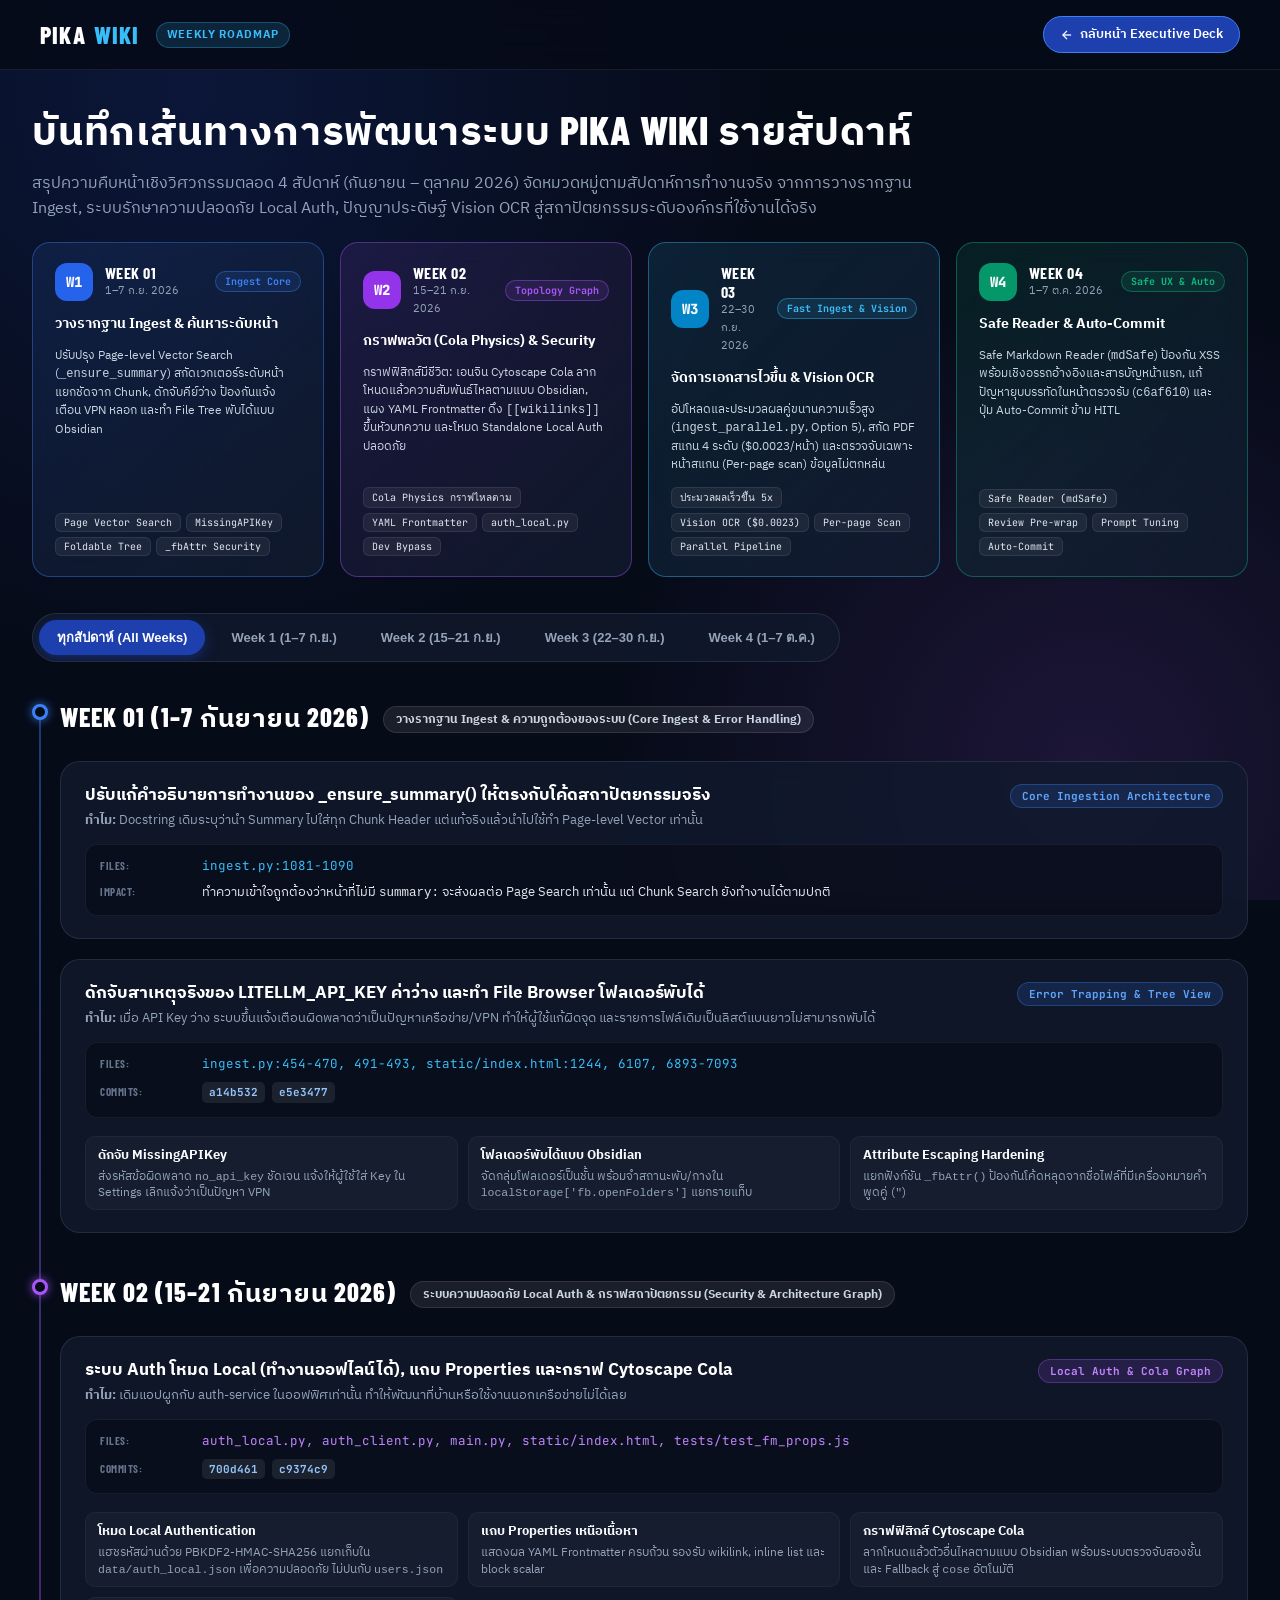
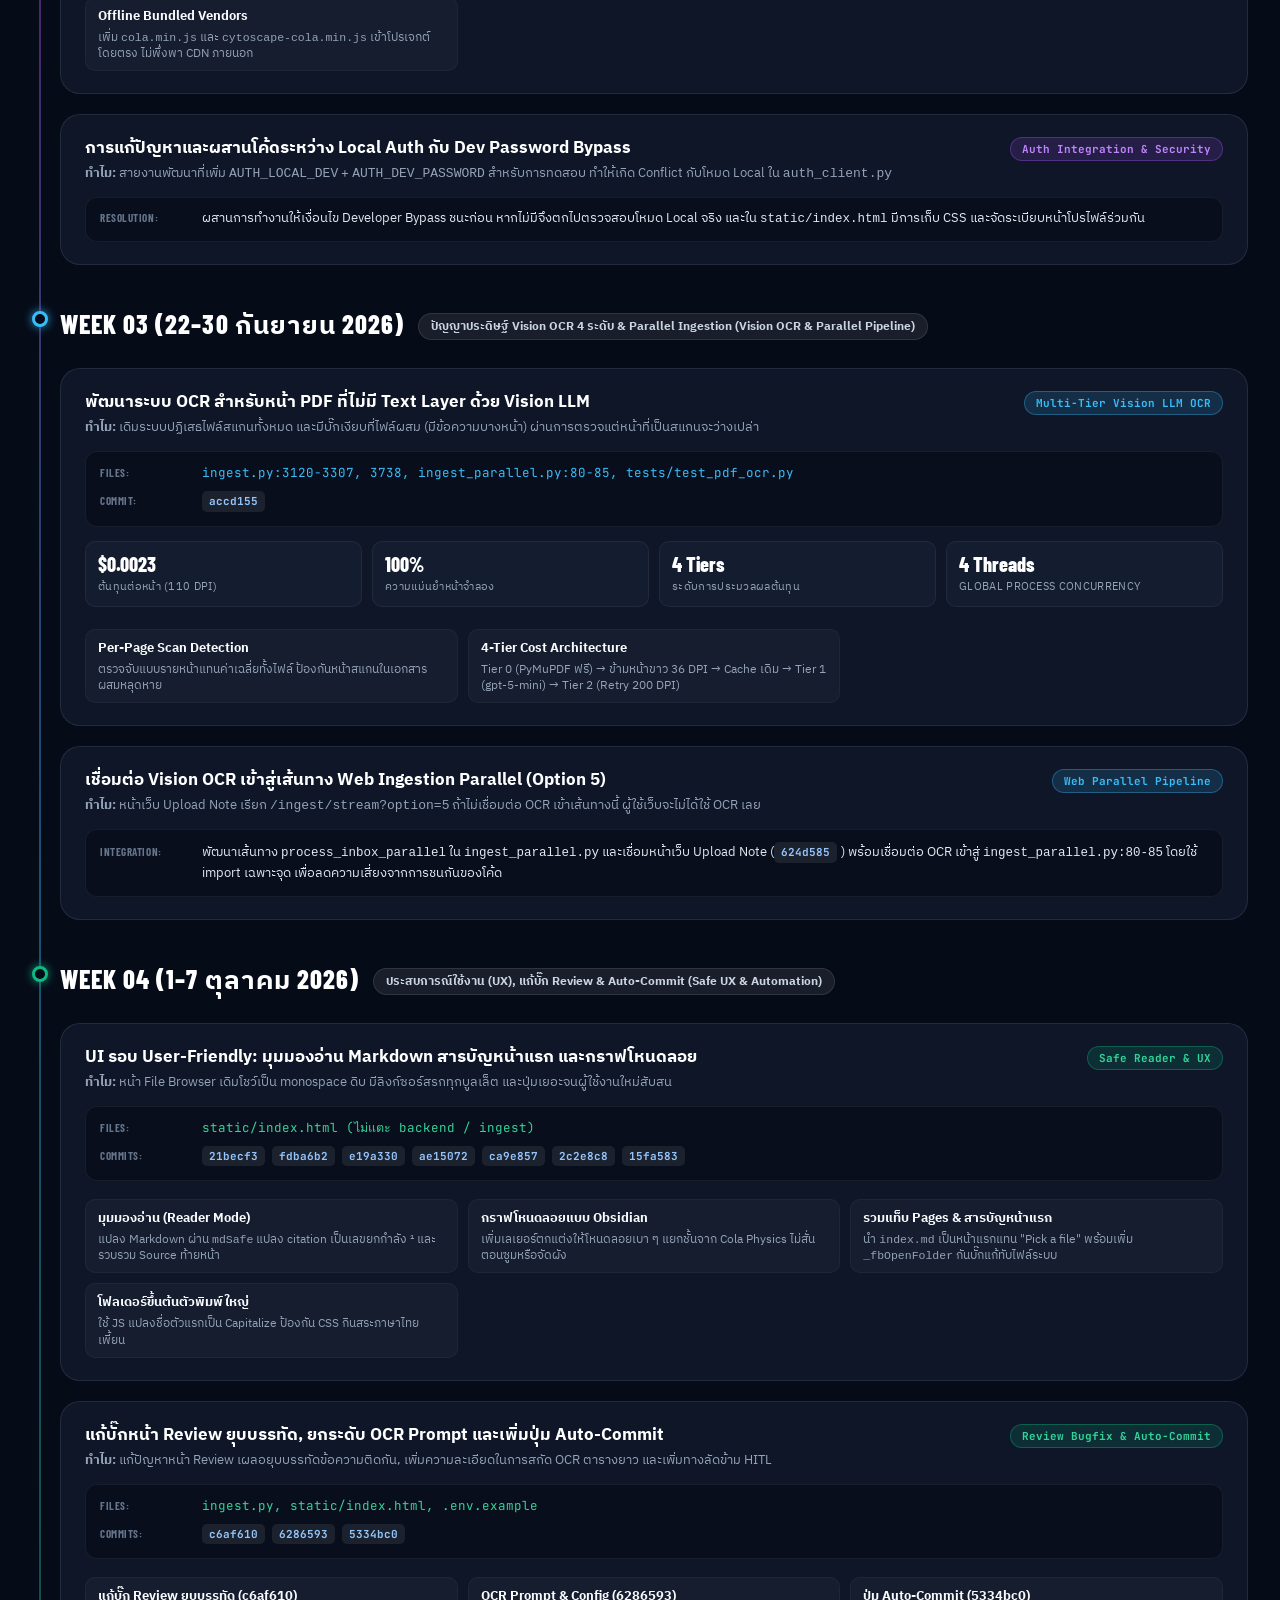
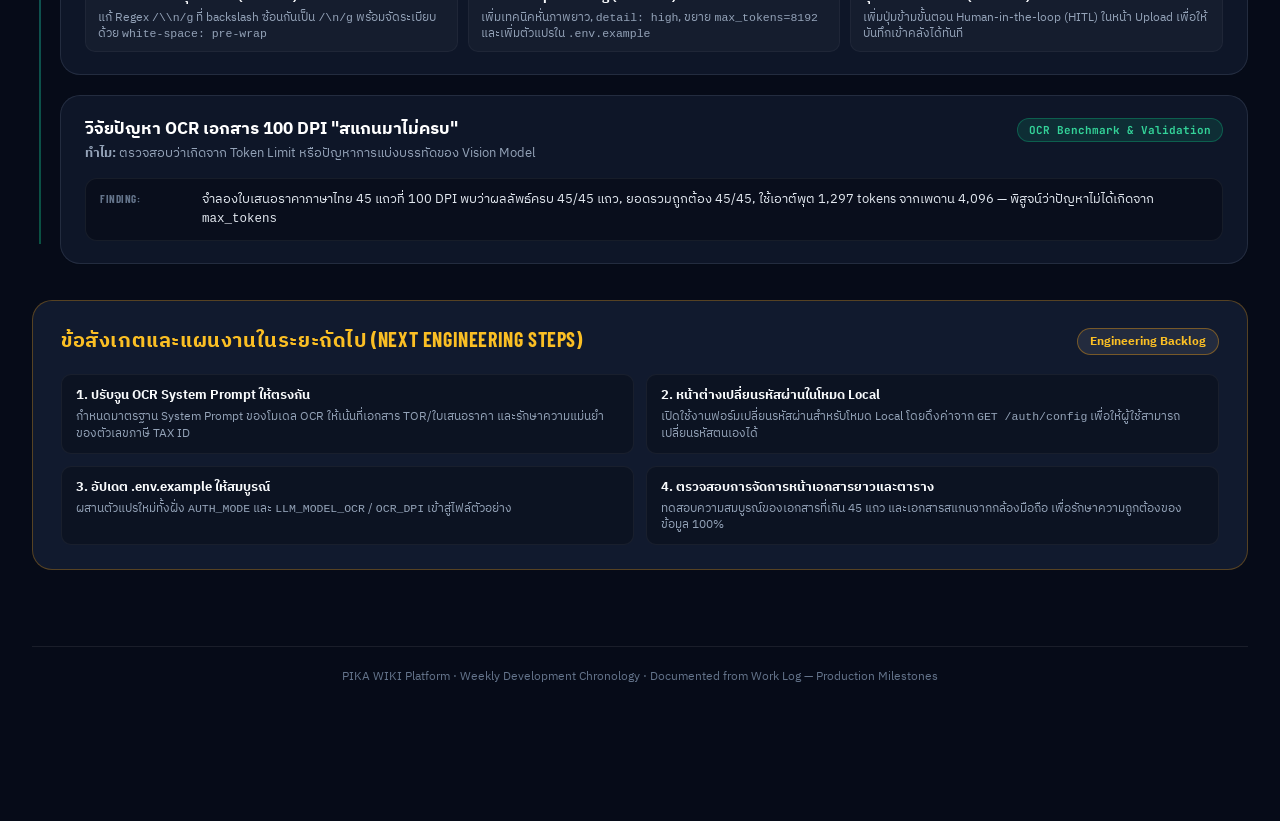
<file: timeline.html>
<!DOCTYPE html>
<html lang="th">
<head>
  <meta charset="UTF-8">
  <meta name="viewport" content="width=device-width, initial-scale=1.0">
  <title>PIKA Development Timeline | Weekly Engineering Roadmap</title>
  <link rel="preconnect" href="https://fonts.googleapis.com">
  <link rel="preconnect" href="https://fonts.gstatic.com" crossorigin>
  <link href="https://fonts.googleapis.com/css2?family=Barlow+Condensed:wght@600;700;800&family=IBM+Plex+Sans+Thai:wght@400;500;600;700&family=JetBrains+Mono:wght@500;700&display=swap" rel="stylesheet">
  <style>
    :root {
      --font-body: 'IBM Plex Sans Thai', sans-serif;
      --font-condensed: 'Barlow Condensed', 'IBM Plex Sans Thai', sans-serif;
      --font-mono: 'JetBrains Mono', monospace;

      --bg-page: #060B18;
      --bg-surface: #111A2E;
      --bg-card: #182234;
      --border-subtle: rgba(255, 255, 255, 0.08);
      --border-card: rgba(148, 163, 184, 0.16);

      --color-week1: #3B82F6;
      --color-week1-bg: rgba(59, 130, 246, 0.12);
      --color-week1-border: rgba(59, 130, 246, 0.40);

      --color-week2: #A855F7;
      --color-week2-bg: rgba(168, 85, 247, 0.12);
      --color-week2-border: rgba(168, 85, 247, 0.40);

      --color-week3: #38BDF8;
      --color-week3-bg: rgba(56, 189, 248, 0.12);
      --color-week3-border: rgba(56, 189, 248, 0.40);

      --color-week4: #10B981;
      --color-week4-bg: rgba(16, 185, 129, 0.12);
      --color-week4-border: rgba(16, 185, 129, 0.40);

      --bento-primary: #1E40AF;
      --bento-sky: #DBEAFE;
      --bento-slate: #E2E8F0;
      --bento-dark: #1E293B;
    }

    * {
      box-sizing: border-box;
      margin: 0;
      padding: 0;
      -webkit-font-smoothing: antialiased;
    }

    body {
      background-color: var(--bg-page);
      background-image:
        radial-gradient(circle 900px at 15% 10%, rgba(30, 64, 175, 0.22) 0%, transparent 65%),
        radial-gradient(circle 800px at 85% 85%, rgba(168, 85, 247, 0.14) 0%, transparent 60%);
      background-attachment: fixed;
      color: #F1F5F9;
      font-family: var(--font-body);
      min-height: 100vh;
      display: flex;
      flex-direction: column;
    }

    /* ── Sticky Top Bar ── */
    .top-bar {
      position: sticky;
      top: 0;
      z-index: 100;
      background: rgba(6, 11, 24, 0.88);
      backdrop-filter: blur(20px);
      -webkit-backdrop-filter: blur(20px);
      border-bottom: 1px solid var(--border-subtle);
      padding: 16px 40px;
      display: flex;
      align-items: center;
      justify-content: space-between;
      gap: 20px;
    }

    .brand-wrap {
      display: flex;
      align-items: center;
      gap: 16px;
    }

    .brand-logo {
      font-family: var(--font-condensed);
      font-size: 24px;
      font-weight: 800;
      letter-spacing: 0.05em;
      color: #FFFFFF;
      text-decoration: none;
      display: flex;
      align-items: center;
      gap: 8px;
    }

    .brand-logo span {
      color: #38BDF8;
    }

    .brand-tag {
      font-size: 11px;
      font-weight: 700;
      letter-spacing: 0.06em;
      text-transform: uppercase;
      padding: 3px 10px;
      border-radius: 9999px;
      background: rgba(56, 189, 248, 0.15);
      color: #38BDF8;
      border: 1px solid rgba(56, 189, 248, 0.3);
    }

    .top-nav-actions {
      display: flex;
      align-items: center;
      gap: 12px;
    }

    .btn-nav-deck {
      display: inline-flex;
      align-items: center;
      gap: 6px;
      padding: 7px 16px;
      border-radius: 9999px;
      background: #1E40AF;
      border: 1px solid #3B82F6;
      color: #FFFFFF;
      font-size: 12.5px;
      font-weight: 600;
      text-decoration: none;
      transition: all 0.18s ease;
    }

    .btn-nav-deck:hover {
      background: #2563EB;
      transform: translateY(-1px);
    }

    /* ── Main Container ── */
    .timeline-container {
      max-width: 1280px;
      width: 100%;
      margin: 0 auto;
      padding: 36px 32px 100px 32px;
      display: flex;
      flex-direction: column;
      gap: 36px;
    }

    /* ── Header Section ── */
    .header-section {
      display: flex;
      flex-direction: column;
      gap: 20px;
    }

    .header-main-title {
      font-family: var(--font-condensed);
      font-size: 40px;
      font-weight: 800;
      letter-spacing: 0.02em;
      text-transform: uppercase;
      color: #FFFFFF;
      line-height: 1.15;
    }

    .header-subtitle {
      font-size: 15.5px;
      color: #94A3B8;
      line-height: 1.6;
      max-width: 900px;
    }

    /* ── 4 Weekly Overview Bento Cards ── */
    .overview-grid {
      display: grid;
      grid-template-columns: repeat(4, 1fr);
      gap: 16px;
    }

    @media (max-width: 1100px) {
      .overview-grid {
        grid-template-columns: repeat(2, 1fr);
      }
    }

    @media (max-width: 640px) {
      .overview-grid {
        grid-template-columns: 1fr;
      }
    }

    .weekly-bento-card {
      border-radius: 18px;
      padding: 20px 22px;
      border: 1px solid var(--border-card);
      background: rgba(17, 26, 46, 0.75);
      backdrop-filter: blur(12px);
      display: flex;
      flex-direction: column;
      gap: 12px;
      transition: transform 0.2s ease, border-color 0.2s ease, box-shadow 0.2s ease;
    }

    .weekly-bento-card:hover {
      transform: translateY(-2px);
      box-shadow: 0 10px 28px rgba(0, 0, 0, 0.35);
    }

    .card-week1 {
      border-color: var(--color-week1-border);
      background: linear-gradient(135deg, rgba(59, 130, 246, 0.12) 0%, rgba(17, 26, 46, 0.85) 100%);
    }

    .card-week2 {
      border-color: var(--color-week2-border);
      background: linear-gradient(135deg, rgba(168, 85, 247, 0.12) 0%, rgba(17, 26, 46, 0.85) 100%);
    }

    .card-week3 {
      border-color: var(--color-week3-border);
      background: linear-gradient(135deg, rgba(56, 189, 248, 0.12) 0%, rgba(17, 26, 46, 0.85) 100%);
    }

    .card-week4 {
      border-color: var(--color-week4-border);
      background: linear-gradient(135deg, rgba(16, 185, 129, 0.12) 0%, rgba(17, 26, 46, 0.85) 100%);
    }

    .weekly-card-header {
      display: flex;
      align-items: center;
      justify-content: space-between;
      gap: 10px;
    }

    .weekly-card-profile {
      display: flex;
      align-items: center;
      gap: 12px;
    }

    .weekly-avatar-circle {
      width: 38px;
      height: 38px;
      border-radius: 12px;
      display: flex;
      align-items: center;
      justify-content: center;
      font-weight: 800;
      font-size: 14px;
      font-family: var(--font-mono);
      flex-shrink: 0;
    }

    .avatar-week1 { background: #2563EB; color: #FFFFFF; }
    .avatar-week2 { background: #9333EA; color: #FFFFFF; }
    .avatar-week3 { background: #0284C7; color: #FFFFFF; }
    .avatar-week4 { background: #059669; color: #FFFFFF; }

    .weekly-card-name {
      font-size: 16px;
      font-weight: 700;
      color: #FFFFFF;
      font-family: var(--font-condensed);
      letter-spacing: 0.03em;
    }

    .weekly-card-dates {
      font-size: 11px;
      color: #94A3B8;
    }

    .weekly-status-tag {
      font-size: 10px;
      font-weight: 700;
      padding: 3px 9px;
      border-radius: 9999px;
      font-family: var(--font-mono);
      white-space: nowrap;
    }

    .tag-week1 { background: var(--color-week1-bg); color: var(--color-week1); border: 1px solid var(--color-week1-border); }
    .tag-week2 { background: var(--color-week2-bg); color: var(--color-week2); border: 1px solid var(--color-week2-border); }
    .tag-week3 { background: var(--color-week3-bg); color: var(--color-week3); border: 1px solid var(--color-week3-border); }
    .tag-week4 { background: var(--color-week4-bg); color: var(--color-week4); border: 1px solid var(--color-week4-border); }

    .weekly-card-desc {
      font-size: 12px;
      color: #CBD5E1;
      line-height: 1.55;
    }

    .weekly-card-highlights {
      display: flex;
      flex-wrap: wrap;
      gap: 5px;
      margin-top: auto;
    }

    .weekly-pill {
      font-size: 10px;
      padding: 2px 8px;
      border-radius: 6px;
      background: rgba(255, 255, 255, 0.06);
      color: #E2E8F0;
      border: 1px solid rgba(255, 255, 255, 0.08);
      font-family: var(--font-mono);
    }

    /* ── Filter Bar ── */
    .filter-bar {
      display: flex;
      align-items: center;
      gap: 8px;
      padding: 6px;
      border-radius: 9999px;
      background: rgba(17, 26, 46, 0.8);
      border: 1px solid var(--border-card);
      width: fit-content;
      max-width: 100%;
      overflow-x: auto;
    }

    .filter-btn {
      padding: 7px 18px;
      border-radius: 9999px;
      border: none;
      background: transparent;
      color: #94A3B8;
      font-size: 13px;
      font-weight: 600;
      cursor: pointer;
      white-space: nowrap;
      transition: all 0.18s ease;
    }

    .filter-btn:hover {
      color: #FFFFFF;
    }

    .filter-btn.active {
      background: #1E40AF;
      color: #FFFFFF;
      box-shadow: 0 4px 14px rgba(30, 64, 175, 0.5);
    }

    /* ── Timeline Section ── */
    .timeline-stream {
      position: relative;
      display: flex;
      flex-direction: column;
      gap: 40px;
      padding-left: 28px;
    }

    .timeline-stream::before {
      content: '';
      position: absolute;
      left: 7px;
      top: 15px;
      bottom: 20px;
      width: 2px;
      background: linear-gradient(180deg, #3B82F6 0%, #A855F7 33%, #38BDF8 66%, #10B981 100%);
      opacity: 0.4;
    }

    /* ── Week Block ── */
    .timeline-week-section {
      display: flex;
      flex-direction: column;
      gap: 20px;
      position: relative;
    }

    .week-section-node {
      position: absolute;
      left: -28px;
      top: 6px;
      width: 16px;
      height: 16px;
      border-radius: 50%;
      background: #060B18;
      border: 3px solid #3B82F6;
      box-shadow: 0 0 10px rgba(59, 130, 246, 0.8);
    }

    .node-week1 { border-color: #3B82F6; box-shadow: 0 0 10px rgba(59, 130, 246, 0.8); }
    .node-week2 { border-color: #A855F7; box-shadow: 0 0 10px rgba(168, 85, 247, 0.8); }
    .node-week3 { border-color: #38BDF8; box-shadow: 0 0 10px rgba(56, 189, 248, 0.8); }
    .node-week4 { border-color: #10B981; box-shadow: 0 0 10px rgba(16, 185, 129, 0.8); }

    .week-section-header {
      display: flex;
      align-items: center;
      gap: 14px;
      flex-wrap: wrap;
    }

    .week-section-title {
      font-family: var(--font-condensed);
      font-size: 26px;
      font-weight: 800;
      color: #FFFFFF;
      letter-spacing: 0.04em;
    }

    .week-section-badge {
      font-size: 11.5px;
      font-weight: 700;
      padding: 3px 12px;
      border-radius: 9999px;
      background: rgba(255, 255, 255, 0.08);
      color: #CBD5E1;
      border: 1px solid rgba(255, 255, 255, 0.1);
    }

    /* ── Entry Bento Card ── */
    .entry-card {
      border-radius: 20px;
      padding: 22px 24px;
      background: rgba(17, 26, 46, 0.8);
      border: 1px solid var(--border-card);
      backdrop-filter: blur(10px);
      display: flex;
      flex-direction: column;
      gap: 14px;
      transition: all 0.2s ease;
    }

    .entry-card:hover {
      border-color: rgba(255, 255, 255, 0.25);
      box-shadow: 0 12px 32px rgba(0, 0, 0, 0.4);
    }

    .entry-top-row {
      display: flex;
      align-items: flex-start;
      justify-content: space-between;
      gap: 12px;
    }

    .entry-title-wrap {
      display: flex;
      flex-direction: column;
      gap: 4px;
    }

    .entry-title {
      font-size: 17px;
      font-weight: 700;
      color: #FFFFFF;
      line-height: 1.35;
    }

    .entry-why {
      font-size: 13px;
      color: #94A3B8;
      line-height: 1.5;
    }

    .functional-badge {
      font-size: 11px;
      font-weight: 700;
      padding: 4px 11px;
      border-radius: 9999px;
      white-space: nowrap;
      flex-shrink: 0;
      font-family: var(--font-mono);
      background: rgba(255, 255, 255, 0.08);
      color: #E2E8F0;
      border: 1px solid rgba(255, 255, 255, 0.12);
    }

    .badge-blue { background: rgba(59, 130, 246, 0.15); color: #60A5FA; border-color: rgba(59, 130, 246, 0.35); }
    .badge-purple { background: rgba(168, 85, 247, 0.15); color: #C084FC; border-color: rgba(168, 85, 247, 0.35); }
    .badge-cyan { background: rgba(56, 189, 248, 0.15); color: #38BDF8; border-color: rgba(56, 189, 248, 0.35); }
    .badge-green { background: rgba(16, 185, 129, 0.15); color: #34D399; border-color: rgba(16, 185, 129, 0.35); }

    /* ── Commit / Details Table ── */
    .details-box {
      border-radius: 12px;
      background: rgba(0, 0, 0, 0.3);
      border: 1px solid rgba(255, 255, 255, 0.06);
      padding: 12px 14px;
      display: flex;
      flex-direction: column;
      gap: 8px;
    }

    .detail-row {
      display: flex;
      align-items: baseline;
      gap: 12px;
      font-size: 12.5px;
      line-height: 1.5;
    }

    .detail-label {
      width: 90px;
      flex-shrink: 0;
      font-family: var(--font-condensed);
      font-size: 11px;
      font-weight: 700;
      letter-spacing: 0.05em;
      text-transform: uppercase;
      color: #64748B;
    }

    .detail-content {
      color: #E2E8F0;
      flex: 1;
    }

    .commit-pill {
      display: inline-flex;
      align-items: center;
      gap: 4px;
      background: rgba(255, 255, 255, 0.08);
      padding: 2px 7px;
      border-radius: 5px;
      font-family: var(--font-mono);
      font-size: 11px;
      font-weight: 700;
      color: #93C5FD;
      margin-right: 4px;
      margin-bottom: 2px;
    }

    /* ── Feature Checklist ── */
    .feature-list {
      display: grid;
      grid-template-columns: repeat(auto-fill, minmax(280px, 1fr));
      gap: 10px;
      margin-top: 4px;
    }

    .feature-item {
      background: rgba(255, 255, 255, 0.03);
      border-radius: 10px;
      padding: 8px 12px;
      border: 1px solid rgba(255, 255, 255, 0.04);
      display: flex;
      flex-direction: column;
      gap: 3px;
    }

    .feature-head {
      font-size: 12.5px;
      font-weight: 700;
      color: #F8FAFC;
    }

    .feature-sub {
      font-size: 11.5px;
      color: #94A3B8;
      line-height: 1.4;
    }

    /* ── Metrics / Tech Badges ── */
    .metric-grid {
      display: grid;
      grid-template-columns: repeat(4, 1fr);
      gap: 10px;
    }

    @media (max-width: 768px) {
      .metric-grid {
        grid-template-columns: repeat(2, 1fr);
      }
    }

    .metric-box {
      border-radius: 10px;
      padding: 10px 12px;
      background: rgba(30, 41, 59, 0.4);
      border: 1px solid rgba(255, 255, 255, 0.06);
      display: flex;
      flex-direction: column;
      gap: 2px;
    }

    .metric-val {
      font-family: var(--font-condensed);
      font-size: 20px;
      font-weight: 800;
      color: #FFFFFF;
    }

    .metric-lbl {
      font-size: 10.5px;
      color: #94A3B8;
      text-transform: uppercase;
      letter-spacing: 0.03em;
    }

    /* ── Summary & Pending Section ── */
    .pending-section {
      border-radius: 20px;
      padding: 24px 28px;
      background: #111A2E;
      border: 1px solid rgba(245, 158, 11, 0.3);
      display: flex;
      flex-direction: column;
      gap: 16px;
    }

    .pending-header {
      display: flex;
      align-items: center;
      justify-content: space-between;
      gap: 10px;
    }

    .pending-title {
      font-family: var(--font-condensed);
      font-size: 20px;
      font-weight: 700;
      color: #FBBF24;
      text-transform: uppercase;
      letter-spacing: 0.03em;
    }

    .pending-grid {
      display: grid;
      grid-template-columns: 1fr 1fr;
      gap: 12px;
    }

    @media (max-width: 768px) {
      .pending-grid {
        grid-template-columns: 1fr;
      }
    }

    .pending-item {
      background: rgba(0, 0, 0, 0.25);
      border-radius: 10px;
      padding: 10px 14px;
      border: 1px solid rgba(255, 255, 255, 0.05);
      display: flex;
      flex-direction: column;
      gap: 3px;
    }

    .pending-item-head {
      font-size: 12.5px;
      font-weight: 700;
      color: #F8FAFC;
    }

    .pending-item-desc {
      font-size: 11.5px;
      color: #94A3B8;
      line-height: 1.45;
    }

    /* ── Footer ── */
    .timeline-footer {
      text-align: center;
      font-size: 12px;
      color: #64748B;
      padding: 20px 0;
      border-top: 1px solid var(--border-subtle);
      margin-top: 40px;
    }
  </style>
</head>
<body>

  <!-- Top Bar -->
  <header class="top-bar">
    <div class="brand-wrap">
      <a href="/index.html" class="brand-logo">
        PIKA <span>WIKI</span>
      </a>
      <span class="brand-tag">Weekly Roadmap</span>
    </div>
    <div class="top-nav-actions">
      <a href="/index.html" class="btn-nav-deck">
        <svg width="14" height="14" viewBox="0 0 24 24" fill="none" stroke="currentColor" stroke-width="2.2"><line x1="19" y1="12" x2="5" y2="12"/><polyline points="12 19 5 12 12 5"/></svg>
        <span>กลับหน้า Executive Deck</span>
      </a>
    </div>
  </header>

  <!-- Main Container -->
  <main class="timeline-container">

    <!-- Header Section -->
    <section class="header-section">
      <h1 class="header-main-title">บันทึกเส้นทางการพัฒนาระบบ PIKA WIKI รายสัปดาห์</h1>
      <p class="header-subtitle">
        สรุปความคืบหน้าเชิงวิศวกรรมตลอด 4 สัปดาห์ (กันยายน – ตุลาคม 2026) จัดหมวดหมู่ตามสัปดาห์การทำงานจริง จากการวางรากฐาน Ingest, ระบบรักษาความปลอดภัย Local Auth, ปัญญาประดิษฐ์ Vision OCR สู่สถาปัตยกรรมระดับองค์กรที่ใช้งานได้จริง
      </p>

      <!-- 4 Weekly Overview Bento Cards -->
      <div class="overview-grid">
        <!-- Week 1 -->
        <div class="weekly-bento-card card-week1">
          <div class="weekly-card-header">
            <div class="weekly-card-profile">
              <div class="weekly-avatar-circle avatar-week1">W1</div>
              <div>
                <div class="weekly-card-name">WEEK 01</div>
                <div class="weekly-card-dates">1–7 ก.ย. 2026</div>
              </div>
            </div>
            <span class="weekly-status-tag tag-week1">Ingest Core</span>
          </div>
          <div style="font-size: 13.5px; font-weight: 700; color: #FFFFFF;">วางรากฐาน Ingest &amp; ค้นหาระดับหน้า</div>
          <p class="weekly-card-desc">
            ปรับปรุง Page-level Vector Search (<code>_ensure_summary</code>) สกัดเวกเตอร์ระดับหน้าแยกชัดจาก Chunk, ดักจับคีย์ว่าง ป้องกันแจ้งเตือน VPN หลอก และทำ File Tree พับได้แบบ Obsidian
          </p>
          <div class="weekly-card-highlights">
            <span class="weekly-pill">Page Vector Search</span>
            <span class="weekly-pill">MissingAPIKey</span>
            <span class="weekly-pill">Foldable Tree</span>
            <span class="weekly-pill">_fbAttr Security</span>
          </div>
        </div>

        <!-- Week 2 -->
        <div class="weekly-bento-card card-week2">
          <div class="weekly-card-header">
            <div class="weekly-card-profile">
              <div class="weekly-avatar-circle avatar-week2">W2</div>
              <div>
                <div class="weekly-card-name">WEEK 02</div>
                <div class="weekly-card-dates">15–21 ก.ย. 2026</div>
              </div>
            </div>
            <span class="weekly-status-tag tag-week2">Topology Graph</span>
          </div>
          <div style="font-size: 13.5px; font-weight: 700; color: #FFFFFF;">กราฟพลวัต (Cola Physics) &amp; Security</div>
          <p class="weekly-card-desc">
            กราฟฟิสิกส์มีชีวิต: เอนจิน Cytoscape Cola ลากโหนดแล้วความสัมพันธ์ไหลตามแบบ Obsidian, แผง YAML Frontmatter ดึง <code>[[wikilinks]]</code> ขึ้นหัวบทความ และโหมด Standalone Local Auth ปลอดภัย
          </p>
          <div class="weekly-card-highlights">
            <span class="weekly-pill">Cola Physics กราฟไหลตาม</span>
            <span class="weekly-pill">YAML Frontmatter</span>
            <span class="weekly-pill">auth_local.py</span>
            <span class="weekly-pill">Dev Bypass</span>
          </div>
        </div>

        <!-- Week 3 -->
        <div class="weekly-bento-card card-week3">
          <div class="weekly-card-header">
            <div class="weekly-card-profile">
              <div class="weekly-avatar-circle avatar-week3">W3</div>
              <div>
                <div class="weekly-card-name">WEEK 03</div>
                <div class="weekly-card-dates">22–30 ก.ย. 2026</div>
              </div>
            </div>
            <span class="weekly-status-tag tag-week3">Fast Ingest &amp; Vision</span>
          </div>
          <div style="font-size: 13.5px; font-weight: 700; color: #FFFFFF;">จัดการเอกสารไวขึ้น &amp; Vision OCR</div>
          <p class="weekly-card-desc">
            อัปโหลดและประมวลผลคู่ขนานความเร็วสูง (<code>ingest_parallel.py</code>, Option 5), สกัด PDF สแกน 4 ระดับ ($0.0023/หน้า) และตรวจจับเฉพาะหน้าสแกน (Per-page scan) ข้อมูลไม่ตกหล่น
          </p>
          <div class="weekly-card-highlights">
            <span class="weekly-pill">ประมวลผลเร็วขึ้น 5x</span>
            <span class="weekly-pill">Vision OCR ($0.0023)</span>
            <span class="weekly-pill">Per-page Scan</span>
            <span class="weekly-pill">Parallel Pipeline</span>
          </div>
        </div>

        <!-- Week 4 -->
        <div class="weekly-bento-card card-week4">
          <div class="weekly-card-header">
            <div class="weekly-card-profile">
              <div class="weekly-avatar-circle avatar-week4">W4</div>
              <div>
                <div class="weekly-card-name">WEEK 04</div>
                <div class="weekly-card-dates">1–7 ต.ค. 2026</div>
              </div>
            </div>
            <span class="weekly-status-tag tag-week4">Safe UX &amp; Auto</span>
          </div>
          <div style="font-size: 13.5px; font-weight: 700; color: #FFFFFF;">Safe Reader &amp; Auto-Commit</div>
          <p class="weekly-card-desc">
            Safe Markdown Reader (<code>mdSafe</code>) ป้องกัน XSS พร้อมเชิงอรรถอ้างอิงและสารบัญหน้าแรก, แก้ปัญหายุบบรรทัดในหน้าตรวจรับ (<code>c6af610</code>) และปุ่ม Auto-Commit ข้าม HITL
          </p>
          <div class="weekly-card-highlights">
            <span class="weekly-pill">Safe Reader (mdSafe)</span>
            <span class="weekly-pill">Review Pre-wrap</span>
            <span class="weekly-pill">Prompt Tuning</span>
            <span class="weekly-pill">Auto-Commit</span>
          </div>
        </div>
      </div>
    </section>

    <!-- Filter Buttons -->
    <div class="filter-bar">
      <button type="button" class="filter-btn active" onclick="filterTimeline('all')">ทุกสัปดาห์ (All Weeks)</button>
      <button type="button" class="filter-btn" onclick="filterTimeline('week1')">Week 1 (1–7 ก.ย.)</button>
      <button type="button" class="filter-btn" onclick="filterTimeline('week2')">Week 2 (15–21 ก.ย.)</button>
      <button type="button" class="filter-btn" onclick="filterTimeline('week3')">Week 3 (22–30 ก.ย.)</button>
      <button type="button" class="filter-btn" onclick="filterTimeline('week4')">Week 4 (1–7 ต.ค.)</button>
    </div>

    <!-- Timeline Stream -->
    <div class="timeline-stream" id="timelineStream">

      <!-- ================================================================== -->
      <!-- WEEK 1: 1–7 กันยายน 2026 -->
      <!-- ================================================================== -->
      <div class="timeline-week-section" data-week="week1">
        <div class="week-section-node node-week1"></div>
        <div class="week-section-header">
          <div class="week-section-title">WEEK 01 (1–7 กันยายน 2026)</div>
          <span class="week-section-badge">วางรากฐาน Ingest &amp; ความถูกต้องของระบบ (Core Ingest &amp; Error Handling)</span>
        </div>

        <!-- Entry 1.1: Docstring & Page Search -->
        <div class="entry-card">
          <div class="entry-top-row">
            <div class="entry-title-wrap">
              <h3 class="entry-title">ปรับแก้คำอธิบายการทำงานของ _ensure_summary() ให้ตรงกับโค้ดสถาปัตยกรรมจริง</h3>
              <p class="entry-why"><strong>ทำไม:</strong> Docstring เดิมระบุว่านำ Summary ไปใส่ทุก Chunk Header แต่แท้จริงแล้วนำไปใช้ทำ Page-level Vector เท่านั้น</p>
            </div>
            <span class="functional-badge badge-blue">Core Ingestion Architecture</span>
          </div>

          <div class="details-box">
            <div class="detail-row">
              <span class="detail-label">FILES:</span>
              <span class="detail-content" style="font-family: var(--font-mono); color: #38BDF8;">ingest.py:1081-1090</span>
            </div>
            <div class="detail-row">
              <span class="detail-label">IMPACT:</span>
              <div class="detail-content">
                ทำความเข้าใจถูกต้องว่าหน้าที่ไม่มี <code>summary:</code> จะส่งผลต่อ Page Search เท่านั้น แต่ Chunk Search ยังทำงานได้ตามปกติ
              </div>
            </div>
          </div>
        </div>

        <!-- Entry 1.2: Error Trapping & Tree View -->
        <div class="entry-card">
          <div class="entry-top-row">
            <div class="entry-title-wrap">
              <h3 class="entry-title">ดักจับสาเหตุจริงของ LITELLM_API_KEY ค่าว่าง และทำ File Browser โฟลเดอร์พับได้</h3>
              <p class="entry-why"><strong>ทำไม:</strong> เมื่อ API Key ว่าง ระบบขึ้นแจ้งเตือนผิดพลาดว่าเป็นปัญหาเครือข่าย/VPN ทำให้ผู้ใช้แก้ผิดจุด และรายการไฟล์เดิมเป็นลิสต์แบนยาวไม่สามารถพับได้</p>
            </div>
            <span class="functional-badge badge-blue">Error Trapping &amp; Tree View</span>
          </div>

          <div class="details-box">
            <div class="detail-row">
              <span class="detail-label">FILES:</span>
              <span class="detail-content" style="font-family: var(--font-mono); color: #38BDF8;">ingest.py:454-470, 491-493, static/index.html:1244, 6107, 6893-7093</span>
            </div>
            <div class="detail-row">
              <span class="detail-label">COMMITS:</span>
              <div class="detail-content">
                <span class="commit-pill">a14b532</span>
                <span class="commit-pill">e5e3477</span>
              </div>
            </div>
          </div>

          <div class="feature-list">
            <div class="feature-item">
              <div class="feature-head">ดักจับ MissingAPIKey</div>
              <div class="feature-sub">ส่งรหัสข้อผิดพลาด <code>no_api_key</code> ชัดเจน แจ้งให้ผู้ใช้ใส่ Key ใน Settings เลิกแจ้งว่าเป็นปัญหา VPN</div>
            </div>
            <div class="feature-item">
              <div class="feature-head">โฟลเดอร์พับได้แบบ Obsidian</div>
              <div class="feature-sub">จัดกลุ่มโฟลเดอร์เป็นชั้น พร้อมจำสถานะพับ/กางใน <code>localStorage['fb.openFolders']</code> แยกรายแท็บ</div>
            </div>
            <div class="feature-item">
              <div class="feature-head">Attribute Escaping Hardening</div>
              <div class="feature-sub">แยกฟังก์ชัน <code>_fbAttr()</code> ป้องกันโค้ดหลุดจากชื่อไฟล์ที่มีเครื่องหมายคำพูดคู่ (<code>"</code>)</div>
            </div>
          </div>
        </div>
      </div>

      <!-- ================================================================== -->
      <!-- WEEK 2: 15–21 กันยายน 2026 -->
      <!-- ================================================================== -->
      <div class="timeline-week-section" data-week="week2">
        <div class="week-section-node node-week2"></div>
        <div class="week-section-header">
          <div class="week-section-title">WEEK 02 (15–21 กันยายน 2026)</div>
          <span class="week-section-badge">ระบบความปลอดภัย Local Auth &amp; กราฟสถาปัตยกรรม (Security &amp; Architecture Graph)</span>
        </div>

        <!-- Entry 2.1: Local Auth & Graph -->
        <div class="entry-card">
          <div class="entry-top-row">
            <div class="entry-title-wrap">
              <h3 class="entry-title">ระบบ Auth โหมด Local (ทำงานออฟไลน์ได้), แถบ Properties และกราฟ Cytoscape Cola</h3>
              <p class="entry-why"><strong>ทำไม:</strong> เดิมแอปผูกกับ auth-service ในออฟฟิศเท่านั้น ทำให้พัฒนาที่บ้านหรือใช้งานนอกเครือข่ายไม่ได้เลย</p>
            </div>
            <span class="functional-badge badge-purple">Local Auth &amp; Cola Graph</span>
          </div>

          <div class="details-box">
            <div class="detail-row">
              <span class="detail-label">FILES:</span>
              <span class="detail-content" style="font-family: var(--font-mono); color: #C084FC;">auth_local.py, auth_client.py, main.py, static/index.html, tests/test_fm_props.js</span>
            </div>
            <div class="detail-row">
              <span class="detail-label">COMMITS:</span>
              <div class="detail-content">
                <span class="commit-pill">700d461</span>
                <span class="commit-pill">c9374c9</span>
              </div>
            </div>
          </div>

          <div class="feature-list">
            <div class="feature-item">
              <div class="feature-head">โหมด Local Authentication</div>
              <div class="feature-sub">แฮชรหัสผ่านด้วย PBKDF2-HMAC-SHA256 แยกเก็บใน <code>data/auth_local.json</code> เพื่อความปลอดภัย ไม่ปนกับ <code>users.json</code></div>
            </div>
            <div class="feature-item">
              <div class="feature-head">แถบ Properties เหนือเนื้อหา</div>
              <div class="feature-sub">แสดงผล YAML Frontmatter ครบถ้วน รองรับ wikilink, inline list และ block scalar</div>
            </div>
            <div class="feature-item">
              <div class="feature-head">กราฟฟิสิกส์ Cytoscape Cola</div>
              <div class="feature-sub">ลากโหนดแล้วตัวอื่นไหลตามแบบ Obsidian พร้อมระบบตรวจจับสองชั้นและ Fallback สู่ <code>cose</code> อัตโนมัติ</div>
            </div>
            <div class="feature-item">
              <div class="feature-head">Offline Bundled Vendors</div>
              <div class="feature-sub">เพิ่ม <code>cola.min.js</code> และ <code>cytoscape-cola.min.js</code> เข้าโปรเจกต์โดยตรง ไม่พึ่งพา CDN ภายนอก</div>
            </div>
          </div>
        </div>

        <!-- Entry 2.2: Dev Bypass Integration -->
        <div class="entry-card">
          <div class="entry-top-row">
            <div class="entry-title-wrap">
              <h3 class="entry-title">การแก้ปัญหาและผสานโค้ดระหว่าง Local Auth กับ Dev Password Bypass</h3>
              <p class="entry-why"><strong>ทำไม:</strong> สายงานพัฒนาที่เพิ่ม <code>AUTH_LOCAL_DEV</code> + <code>AUTH_DEV_PASSWORD</code> สำหรับการทดสอบ ทำให้เกิด Conflict กับโหมด Local ใน <code>auth_client.py</code></p>
            </div>
            <span class="functional-badge badge-purple">Auth Integration &amp; Security</span>
          </div>

          <div class="details-box">
            <div class="detail-row">
              <span class="detail-label">RESOLUTION:</span>
              <div class="detail-content">
                ผสานการทำงานให้เงื่อนไข Developer Bypass ชนะก่อน หากไม่มีจึงตกไปตรวจสอบโหมด Local จริง และใน <code>static/index.html</code> มีการเก็บ CSS และจัดระเบียบหน้าโปรไฟล์ร่วมกัน
              </div>
            </div>
          </div>
        </div>
      </div>

      <!-- ================================================================== -->
      <!-- WEEK 3: 22–30 กันยายน 2026 -->
      <!-- ================================================================== -->
      <div class="timeline-week-section" data-week="week3">
        <div class="week-section-node node-week3"></div>
        <div class="week-section-header">
          <div class="week-section-title">WEEK 03 (22–30 กันยายน 2026)</div>
          <span class="week-section-badge">ปัญญาประดิษฐ์ Vision OCR 4 ระดับ &amp; Parallel Ingestion (Vision OCR &amp; Parallel Pipeline)</span>
        </div>

        <!-- Entry 3.1: Vision LLM OCR -->
        <div class="entry-card">
          <div class="entry-top-row">
            <div class="entry-title-wrap">
              <h3 class="entry-title">พัฒนาระบบ OCR สำหรับหน้า PDF ที่ไม่มี Text Layer ด้วย Vision LLM</h3>
              <p class="entry-why"><strong>ทำไม:</strong> เดิมระบบปฏิเสธไฟล์สแกนทั้งหมด และมีบั๊กเงียบที่ไฟล์ผสม (มีข้อความบางหน้า) ผ่านการตรวจแต่หน้าที่เป็นสแกนจะว่างเปล่า</p>
            </div>
            <span class="functional-badge badge-cyan">Multi-Tier Vision LLM OCR</span>
          </div>

          <div class="details-box">
            <div class="detail-row">
              <span class="detail-label">FILES:</span>
              <span class="detail-content" style="font-family: var(--font-mono); color: #38BDF8;">ingest.py:3120-3307, 3738, ingest_parallel.py:80-85, tests/test_pdf_ocr.py</span>
            </div>
            <div class="detail-row">
              <span class="detail-label">COMMIT:</span>
              <div class="detail-content">
                <span class="commit-pill">accd155</span>
              </div>
            </div>
          </div>

          <div class="metric-grid">
            <div class="metric-box">
              <span class="metric-val">$0.0023</span>
              <span class="metric-lbl">ต้นทุนต่อหน้า (110 DPI)</span>
            </div>
            <div class="metric-box">
              <span class="metric-val">100%</span>
              <span class="metric-lbl">ความแม่นยำหน้าจำลอง</span>
            </div>
            <div class="metric-box">
              <span class="metric-val">4 Tiers</span>
              <span class="metric-lbl">ระดับการประมวลผลต้นทุน</span>
            </div>
            <div class="metric-box">
              <span class="metric-val">4 Threads</span>
              <span class="metric-lbl">Global Process Concurrency</span>
            </div>
          </div>

          <div class="feature-list" style="margin-top: 8px;">
            <div class="feature-item">
              <div class="feature-head">Per-Page Scan Detection</div>
              <div class="feature-sub">ตรวจจับแบบรายหน้าแทนค่าเฉลี่ยทั้งไฟล์ ป้องกันหน้าสแกนในเอกสารผสมหลุดหาย</div>
            </div>
            <div class="feature-item">
              <div class="feature-head">4-Tier Cost Architecture</div>
              <div class="feature-sub">Tier 0 (PyMuPDF ฟรี) &rarr; ข้ามหน้าขาว 36 DPI &rarr; Cache เดิม &rarr; Tier 1 (gpt-5-mini) &rarr; Tier 2 (Retry 200 DPI)</div>
            </div>
          </div>
        </div>

        <!-- Entry 3.2: Parallel Web Pipeline -->
        <div class="entry-card">
          <div class="entry-top-row">
            <div class="entry-title-wrap">
              <h3 class="entry-title">เชื่อมต่อ Vision OCR เข้าสู่เส้นทาง Web Ingestion Parallel (Option 5)</h3>
              <p class="entry-why"><strong>ทำไม:</strong> หน้าเว็บ Upload Note เรียก <code>/ingest/stream?option=5</code> ถ้าไม่เชื่อมต่อ OCR เข้าเส้นทางนี้ ผู้ใช้เว็บจะไม่ได้ใช้ OCR เลย</p>
            </div>
            <span class="functional-badge badge-cyan">Web Parallel Pipeline</span>
          </div>

          <div class="details-box">
            <div class="detail-row">
              <span class="detail-label">INTEGRATION:</span>
              <div class="detail-content">
                พัฒนาเส้นทาง <code>process_inbox_parallel</code> ใน <code>ingest_parallel.py</code> และเชื่อมหน้าเว็บ Upload Note (<span class="commit-pill">624d585</span>) พร้อมเชื่อมต่อ OCR เข้าสู่ <code>ingest_parallel.py:80-85</code> โดยใช้ import เฉพาะจุด เพื่อลดความเสี่ยงจากการชนกันของโค้ด
              </div>
            </div>
          </div>
        </div>
      </div>

      <!-- ================================================================== -->
      <!-- WEEK 4: 1–7 ตุลาคม 2026 -->
      <!-- ================================================================== -->
      <div class="timeline-week-section" data-week="week4">
        <div class="week-section-node node-week4"></div>
        <div class="week-section-header">
          <div class="week-section-title">WEEK 04 (1–7 ตุลาคม 2026)</div>
          <span class="week-section-badge">ประสบการณ์ใช้งาน (UX), แก้บั๊ก Review &amp; Auto-Commit (Safe UX &amp; Automation)</span>
        </div>

        <!-- Entry 4.1: Safe Reader & UX -->
        <div class="entry-card">
          <div class="entry-top-row">
            <div class="entry-title-wrap">
              <h3 class="entry-title">UI รอบ User-Friendly: มุมมองอ่าน Markdown สารบัญหน้าแรก และกราฟโหนดลอย</h3>
              <p class="entry-why"><strong>ทำไม:</strong> หน้า File Browser เดิมโชว์เป็น monospace ดิบ มีลิงก์ซอร์สรกทุกบูลเล็ต และปุ่มเยอะจนผู้ใช้งานใหม่สับสน</p>
            </div>
            <span class="functional-badge badge-green">Safe Reader &amp; UX</span>
          </div>

          <div class="details-box">
            <div class="detail-row">
              <span class="detail-label">FILES:</span>
              <span class="detail-content" style="font-family: var(--font-mono); color: #34D399;">static/index.html (ไม่แตะ backend / ingest)</span>
            </div>
            <div class="detail-row">
              <span class="detail-label">COMMITS:</span>
              <div class="detail-content">
                <span class="commit-pill">21becf3</span>
                <span class="commit-pill">fdba6b2</span>
                <span class="commit-pill">e19a330</span>
                <span class="commit-pill">ae15072</span>
                <span class="commit-pill">ca9e857</span>
                <span class="commit-pill">2c2e8c8</span>
                <span class="commit-pill">15fa583</span>
              </div>
            </div>
          </div>

          <div class="feature-list">
            <div class="feature-item">
              <div class="feature-head">มุมมองอ่าน (Reader Mode)</div>
              <div class="feature-sub">แปลง Markdown ผ่าน <code>mdSafe</code> แปลง citation เป็นเลขยกกำลัง ¹ และรวบรวม Source ท้ายหน้า</div>
            </div>
            <div class="feature-item">
              <div class="feature-head">กราฟโหนดลอยแบบ Obsidian</div>
              <div class="feature-sub">เพิ่มเลเยอร์ตกแต่งให้โหนดลอยเบา ๆ แยกชั้นจาก Cola Physics ไม่สั่นตอนซูมหรือจัดผัง</div>
            </div>
            <div class="feature-item">
              <div class="feature-head">รวมแท็บ Pages &amp; สารบัญหน้าแรก</div>
              <div class="feature-sub">นำ <code>index.md</code> เป็นหน้าแรกแทน "Pick a file" พร้อมเพิ่ม <code>_fbOpenFolder</code> กันบั๊กแก้ทับไฟล์ระบบ</div>
            </div>
            <div class="feature-item">
              <div class="feature-head">โฟลเดอร์ขึ้นต้นตัวพิมพ์ใหญ่</div>
              <div class="feature-sub">ใช้ JS แปลงชื่อตัวแรกเป็น Capitalize ป้องกัน CSS กินสระภาษาไทยเพี้ยน</div>
            </div>
          </div>
        </div>

        <!-- Entry 4.2: Review Bugfix & Auto-Commit -->
        <div class="entry-card">
          <div class="entry-top-row">
            <div class="entry-title-wrap">
              <h3 class="entry-title">แก้บั๊กหน้า Review ยุบบรรทัด, ยกระดับ OCR Prompt และเพิ่มปุ่ม Auto-Commit</h3>
              <p class="entry-why"><strong>ทำไม:</strong> แก้ปัญหาหน้า Review เผลอยุบบรรทัดข้อความติดกัน, เพิ่มความละเอียดในการสกัด OCR ตารางยาว และเพิ่มทางลัดข้าม HITL</p>
            </div>
            <span class="functional-badge badge-green">Review Bugfix &amp; Auto-Commit</span>
          </div>

          <div class="details-box">
            <div class="detail-row">
              <span class="detail-label">FILES:</span>
              <span class="detail-content" style="font-family: var(--font-mono); color: #34D399;">ingest.py, static/index.html, .env.example</span>
            </div>
            <div class="detail-row">
              <span class="detail-label">COMMITS:</span>
              <div class="detail-content">
                <span class="commit-pill">c6af610</span>
                <span class="commit-pill">6286593</span>
                <span class="commit-pill">5334bc0</span>
              </div>
            </div>
          </div>

          <div class="feature-list">
            <div class="feature-item">
              <div class="feature-head">แก้บั๊ก Review ยุบบรรทัด (c6af610)</div>
              <div class="feature-sub">แก้ Regex <code>/\\n/g</code> ที่ backslash ซ้อนกันเป็น <code>/\n/g</code> พร้อมจัดระเบียบด้วย <code>white-space: pre-wrap</code></div>
            </div>
            <div class="feature-item">
              <div class="feature-head">OCR Prompt &amp; Config (6286593)</div>
              <div class="feature-sub">เพิ่มเทคนิคหั่นภาพยาว, <code>detail: high</code>, ขยาย <code>max_tokens=8192</code> และเพิ่มตัวแปรใน <code>.env.example</code></div>
            </div>
            <div class="feature-item">
              <div class="feature-head">ปุ่ม Auto-Commit (5334bc0)</div>
              <div class="feature-sub">เพิ่มปุ่มข้ามขั้นตอน Human-in-the-loop (HITL) ในหน้า Upload เพื่อให้บันทึกเข้าคลังได้ทันที</div>
            </div>
          </div>
        </div>

        <!-- Entry 4.3: OCR Benchmark -->
        <div class="entry-card">
          <div class="entry-top-row">
            <div class="entry-title-wrap">
              <h3 class="entry-title">วิจัยปัญหา OCR เอกสาร 100 DPI "สแกนมาไม่ครบ"</h3>
              <p class="entry-why"><strong>ทำไม:</strong> ตรวจสอบว่าเกิดจาก Token Limit หรือปัญหาการแบ่งบรรทัดของ Vision Model</p>
            </div>
            <span class="functional-badge badge-green">OCR Benchmark &amp; Validation</span>
          </div>

          <div class="details-box">
            <div class="detail-row">
              <span class="detail-label">FINDING:</span>
              <div class="detail-content">
                จำลองใบเสนอราคาภาษาไทย 45 แถวที่ 100 DPI พบว่าผลลัพธ์ครบ 45/45 แถว, ยอดรวมถูกต้อง 45/45, ใช้เอาต์พุต 1,297 tokens จากเพดาน 4,096 &mdash; พิสูจน์ว่าปัญหาไม่ได้เกิดจาก <code>max_tokens</code>
              </div>
            </div>
          </div>
        </div>
      </div>

    </div>

    <!-- Outstanding Items / Collaboration Backlog -->
    <section class="pending-section">
      <div class="pending-header">
        <h2 class="pending-title">ข้อสังเกตและแผนงานในระยะถัดไป (Next Engineering Steps)</h2>
        <span class="week-section-badge" style="color: #FBBF24; border-color: rgba(245, 158, 11, 0.4);">Engineering Backlog</span>
      </div>

      <div class="pending-grid">
        <div class="pending-item">
          <div class="pending-item-head">1. ปรับจูน OCR System Prompt ให้ตรงกัน</div>
          <div class="pending-item-desc">กำหนดมาตรฐาน System Prompt ของโมเดล OCR ให้เน้นที่เอกสาร TOR/ใบเสนอราคา และรักษาความแม่นยำของตัวเลขภาษี TAX ID</div>
        </div>
        <div class="pending-item">
          <div class="pending-item-head">2. หน้าต่างเปลี่ยนรหัสผ่านในโหมด Local</div>
          <div class="pending-item-desc">เปิดใช้งานฟอร์มเปลี่ยนรหัสผ่านสำหรับโหมด Local โดยดึงค่าจาก <code>GET /auth/config</code> เพื่อให้ผู้ใช้สามารถเปลี่ยนรหัสตนเองได้</div>
        </div>
        <div class="pending-item">
          <div class="pending-item-head">3. อัปเดต .env.example ให้สมบูรณ์</div>
          <div class="pending-item-desc">ผสานตัวแปรใหม่ทั้งฝั่ง <code>AUTH_MODE</code> และ <code>LLM_MODEL_OCR</code> / <code>OCR_DPI</code> เข้าสู่ไฟล์ตัวอย่าง</div>
        </div>
        <div class="pending-item">
          <div class="pending-item-head">4. ตรวจสอบการจัดการหน้าเอกสารยาวและตาราง</div>
          <div class="pending-item-desc">ทดสอบความสมบูรณ์ของเอกสารที่เกิน 45 แถว และเอกสารสแกนจากกล้องมือถือ เพื่อรักษาความถูกต้องของข้อมูล 100%</div>
        </div>
      </div>
    </section>

    <!-- Footer -->
    <footer class="timeline-footer">
      PIKA WIKI Platform &middot; Weekly Development Chronology &middot; Documented from Work Log — Production Milestones
    </footer>

  </main>

  <script>
    function filterTimeline(weekId) {
      // Update buttons
      document.querySelectorAll('.filter-btn').forEach(btn => btn.classList.remove('active'));
      event.target.classList.add('active');

      const weekSections = document.querySelectorAll('.timeline-week-section');
      weekSections.forEach(section => {
        const week = section.dataset.week;
        if (weekId === 'all' || week === weekId) {
          section.style.display = 'flex';
        } else {
          section.style.display = 'none';
        }
      });
    }
  </script>
</body>
</html>
</file>
<file: static/keynote.css>
/* ============================================================================
   PIKA WIKI // APPLE PRODUCT LAUNCH KEYNOTE EXPERIENCE (keynote.css)
   Pure Apple OLED Black (#000000) · Single-Tier Crisp Navigation · Balanced Grid
   Dynamic Mascot Scale & Spatial Choreography · Zero Emojis · Natural Thai Copy
   ============================================================================ */

:root {
  --font-sans: 'Inter', 'IBM Plex Sans Thai', -apple-system, BlinkMacSystemFont, sans-serif;
  --font-display: 'Plus Jakarta Sans', 'IBM Plex Sans Thai', -apple-system, BlinkMacSystemFont, sans-serif;
  --font-mono: 'JetBrains Mono', monospace;

  --bg-black: #000000;
  --bg-card: rgba(28, 28, 32, 0.68);
  --bg-card-hover: rgba(40, 40, 46, 0.86);

  --border-hairline: rgba(255, 255, 255, 0.10);
  --border-subtle: rgba(255, 255, 255, 0.16);

  --text-white: #f5f5f7;
  --text-silver: #d2d2d7;
  --text-muted: #86868b;

  --apple-blue: #0071e3;
  --apple-blue-hover: #0077ed;
  --apple-link: #2997ff;
  --apple-cyan: #64d2ff;
  --apple-gold: #ffd60a;
  --apple-green: #30d158;
  --apple-red: #ff453a;
}

* {
  box-sizing: border-box;
  margin: 0;
  padding: 0;
  -webkit-font-smoothing: antialiased;
  -moz-osx-font-smoothing: grayscale;
}

html,
body {
  width: 100vw;
  height: 100vh;
  overflow: hidden;
  background-color: var(--bg-black);
  color: var(--text-white);
  font-family: var(--font-sans);
  user-select: none;
}

/* ══════════════════════════════════════════════════════════════════════════
   1. SINGLE-TIER APPLE GLOBAL NAVIGATION BAR (NO WRAPPING, RAZOR CLEAN)
   ══════════════════════════════════════════════════════════════════════════ */
.apple-global-nav {
  position: fixed;
  top: 0;
  left: 0;
  right: 0;
  height: 52px;
  background: rgba(0, 0, 0, 0.78);
  backdrop-filter: saturate(180%) blur(20px);
  -webkit-backdrop-filter: saturate(180%) blur(20px);
  z-index: 100;
  display: flex;
  align-items: center;
  justify-content: center;
  border-bottom: 1px solid rgba(255, 255, 255, 0.08);
}

.apple-nav-inner {
  width: 100%;
  max-width: 1280px;
  padding: 0 32px;
  display: flex;
  align-items: center;
  justify-content: space-between;
  gap: 24px;
  white-space: nowrap;
}

.apple-nav-logo {
  appearance: none;
  border: none;
  background: transparent;
  color: var(--text-white);
  font-family: var(--font-display);
  font-size: 15px;
  font-weight: 700;
  letter-spacing: -0.01em;
  cursor: pointer;
  display: inline-flex;
  align-items: center;
  gap: 8px;
  white-space: nowrap;
  flex-shrink: 0;
}

.apple-nav-links {
  display: flex;
  align-items: center;
  justify-content: center;
  gap: 26px;
  flex: 1;
  white-space: nowrap;
}

.apple-nav-item {
  appearance: none;
  border: none;
  background: transparent;
  color: rgba(245, 245, 247, 0.64);
  font-family: var(--font-sans);
  font-size: 12.5px;
  font-weight: 400;
  cursor: pointer;
  transition: color 0.2s ease;
  padding: 6px 0;
  position: relative;
  white-space: nowrap;
  flex-shrink: 0;
}

.apple-nav-item:hover {
  color: #ffffff;
}

.apple-nav-item.active {
  color: #ffffff;
  font-weight: 500;
}

.apple-nav-item.active::after {
  content: '';
  position: absolute;
  left: 0;
  right: 0;
  bottom: -11px;
  height: 2px;
  border-radius: 2px;
  background: #ffffff;
}

.apple-nav-actions {
  display: flex;
  align-items: center;
  gap: 10px;
  flex-shrink: 0;
  white-space: nowrap;
}

.apple-nav-pill {
  appearance: none;
  border: 1px solid rgba(255, 255, 255, 0.16);
  background: rgba(255, 255, 255, 0.06);
  color: var(--text-white);
  font-family: var(--font-sans);
  font-size: 12px;
  font-weight: 500;
  padding: 5px 14px;
  border-radius: 999px;
  cursor: pointer;
  white-space: nowrap;
  transition: all 0.2s ease;
  display: inline-flex;
  align-items: center;
  justify-content: center;
  gap: 6px;
}

.apple-nav-pill svg {
  flex-shrink: 0;
  display: inline-block;
  vertical-align: middle;
  transition: transform 0.18s ease;
}

.apple-nav-pill:hover svg {
  transform: scale(1.1);
  color: #38BDF8;
}

.apple-nav-pill.active-play {
  background: var(--apple-blue);
  border-color: var(--apple-blue);
  color: #ffffff;
}

/* Compact & Subtle Header Control Buttons (e.g. Fullscreen toggle) */
.apple-nav-icon-btn {
  appearance: none;
  width: 28px;
  height: 28px;
  padding: 0;
  border-radius: 7px;
  border: 1px solid rgba(255, 255, 255, 0.10);
  background: rgba(255, 255, 255, 0.03);
  color: rgba(255, 255, 255, 0.42);
  cursor: pointer;
  display: inline-flex;
  align-items: center;
  justify-content: center;
  transition: all 0.18s ease;
  flex-shrink: 0;
}

.apple-nav-icon-btn svg {
  flex-shrink: 0;
  transition: transform 0.18s ease, color 0.18s ease;
}

.apple-nav-icon-btn:hover {
  background: rgba(255, 255, 255, 0.08);
  border-color: rgba(255, 255, 255, 0.20);
  color: rgba(255, 255, 255, 0.88);
}

.apple-nav-icon-btn:hover svg {
  transform: scale(1.08);
  color: #38BDF8;
}

.apple-nav-icon-btn.active-fullscreen {
  background: rgba(255, 255, 255, 0.10);
  border-color: rgba(255, 255, 255, 0.25);
  color: #ffffff;
}

/* Auto-play sleek progress bar along header base */
.apple-autoplay-progress {
  position: absolute;
  bottom: 0;
  left: 0;
  width: 0%;
  height: 2px;
  background: linear-gradient(90deg, var(--apple-blue), #38BDF8);
  box-shadow: 0 0 8px rgba(56, 189, 248, 0.5);
  z-index: 1001;
  pointer-events: none;
  opacity: 0;
  transition: opacity 0.25s ease;
}

.apple-autoplay-progress.active {
  opacity: 1;
}

/* ══════════════════════════════════════════════════════════════════════════
   2. PROLED XDR VOLUMETRIC STAGE LIGHTING BEHIND MASCOT
   ══════════════════════════════════════════════════════════════════════════ */
.xdr-stage-backlight {
  position: fixed;
  left: 50%;
  top: 66%;
  width: 680px;
  height: 440px;
  transform: translate(-50%, -50%);
  border-radius: 50%;
  background: radial-gradient(
    ellipse at center,
    rgba(41, 151, 255, 0.26) 0%,
    rgba(100, 210, 255, 0.10) 40%,
    rgba(0, 0, 0, 0) 72%
  );
  filter: blur(44px);
  pointer-events: none;
  z-index: 5;
  transition:
    left 1.05s cubic-bezier(0.16, 1, 0.3, 1),
    top 1.05s cubic-bezier(0.16, 1, 0.3, 1),
    width 1.05s cubic-bezier(0.16, 1, 0.3, 1),
    height 1.05s cubic-bezier(0.16, 1, 0.3, 1),
    background 0.8s ease;
}

body[data-scene="1"] .xdr-stage-backlight { left: 50%; top: 67%; width: 760px; height: 460px; }
body[data-scene="2"] .xdr-stage-backlight { left: 24%; top: 56%; width: 540px; height: 500px; }
body[data-scene="3"] .xdr-stage-backlight { left: 76%; top: 56%; width: 560px; height: 500px; }
body[data-scene="4"] .xdr-stage-backlight { left: 23%; top: 58%; width: 600px; height: 540px; }
body[data-scene="5"] .xdr-stage-backlight { left: 77%; top: 62%; width: 660px; height: 600px; }
body[data-scene="6"] .xdr-stage-backlight { left: 24%; top: 56%; width: 540px; height: 500px; }
body[data-scene="7"] .xdr-stage-backlight { left: 76%; top: 56%; width: 560px; height: 500px; }
body[data-scene="8"] .xdr-stage-backlight { left: 24%; top: 56%; width: 560px; height: 520px; }
body[data-scene="9"] .xdr-stage-backlight { left: 50%; top: 66%; width: 780px; height: 480px; }

/* ══════════════════════════════════════════════════════════════════════════
   3. CHOREOGRAPHED 3D MASCOT STAGE RIG (#pikaActorRig)
   ══════════════════════════════════════════════════════════════════════════ */
#pikaActorRig {
  position: fixed;
  left: 50%;
  top: 66%;
  width: 420px;
  height: 420px;
  transform: translate(-50%, -50%) scale(1.24);
  z-index: 35;
  pointer-events: none;
  transition:
    left 1.02s cubic-bezier(0.16, 1, 0.3, 1),
    top 1.02s cubic-bezier(0.16, 1, 0.3, 1),
    transform 1.02s cubic-bezier(0.16, 1, 0.3, 1);
  will-change: left, top, transform;
}

body[data-scene="1"] #pikaActorRig {
  left: 50%;
  top: 66%;
  transform: translate(-50%, -50%) scale(1.24);
}

body[data-scene="2"] #pikaActorRig {
  left: 24%;
  top: 56%;
  transform: translate(-50%, -50%) scale(1.04);
}

body[data-scene="3"] #pikaActorRig {
  left: 76%;
  top: 56%;
  transform: translate(-50%, -50%) scale(1.12);
}

body[data-scene="4"] #pikaActorRig {
  left: 23%;
  top: 58%;
  transform: translate(-50%, -50%) scale(1.20);
}

body[data-scene="5"] #pikaActorRig {
  left: 77%;
  top: 63%;
  transform: translate(-50%, -50%) scale(1.42);
}

body[data-scene="6"] #pikaActorRig {
  left: 24%;
  top: 56%;
  transform: translate(-50%, -50%) scale(1.08);
}

body[data-scene="7"] #pikaActorRig {
  left: 76%;
  top: 57%;
  transform: translate(-50%, -50%) scale(1.14);
}

body[data-scene="8"] #pikaActorRig {
  left: 18%;
  top: 56%;
  transform: translate(-50%, -50%) scale(1.10);
}

body[data-scene="9"] #pikaActorRig {
  left: 50%;
  top: 66%;
  transform: translate(-50%, -50%) scale(1.26);
}

#pikaActorRig.macro-zoom {
  transform: translate(-50%, -45%) scale(1.56) !important;
}

#pikaActorRig.glide-left {
  transform: translate(-50%, -52%) scale(0.92) rotate(-5deg) !important;
}

#pikaActorRig.glide-right {
  transform: translate(-50%, -52%) scale(0.92) rotate(5deg) !important;
}

#blueprintUniverse {
  position: relative;
  width: 420px;
  height: 420px;
  display: flex;
  align-items: center;
  justify-content: center;
  pointer-events: none;
}

#blueprintStage {
  width: 420px;
  height: 420px;
  position: relative;
  display: flex;
  align-items: center;
  justify-content: center;
  pointer-events: none;
}

#mascotDragZone {
  position: absolute;
  width: 190px;
  height: 350px;
  top: 28px;
  left: 115px;
  z-index: 25;
  pointer-events: auto;
  cursor: grab;
  border-radius: 100px;
}

#mascotDragZone:active {
  cursor: grabbing;
}

/* Sleek Apple Glass Dialogue Bubble positioned cleanly so it never overlaps text */
.apple-whisper-bubble {
  position: absolute;
  top: -16px;
  left: 50%;
  transform: translateX(-50%);
  z-index: 45;
  width: max-content;
  max-width: 320px;
  padding: 12px 18px;
  border-radius: 18px;
  background: rgba(24, 24, 28, 0.86);
  backdrop-filter: saturate(180%) blur(24px);
  -webkit-backdrop-filter: saturate(180%) blur(24px);
  border: 1px solid rgba(255, 255, 255, 0.15);
  color: var(--text-white);
  font-size: 13px;
  font-weight: 400;
  line-height: 1.54;
  text-align: center;
  box-shadow: 0 18px 40px rgba(0, 0, 0, 0.72);
  pointer-events: auto;
  transition: opacity 0.35s ease, transform 0.4s cubic-bezier(0.16, 1, 0.3, 1);
  word-break: normal;
  line-break: strict;
  text-wrap: pretty;
}

.apple-whisper-bubble strong {
  color: var(--apple-cyan);
  font-weight: 600;
}

/* Hide bubble on Hero Scene 1 and Finale Scene 9 unless user clicks/interacts so headers stay unobstructed */
body[data-scene="1"] .apple-whisper-bubble:not(.force-show),
body[data-scene="9"] .apple-whisper-bubble:not(.force-show) {
  opacity: 0;
  pointer-events: none;
  transform: translateX(-50%) translateY(8px) scale(0.95);
}

.apple-whisper-bubble.pop-pulse {
  animation: whisperPop 0.4s cubic-bezier(0.16, 1, 0.3, 1);
}

@keyframes whisperPop {
  0% { transform: translateX(-50%) scale(0.90) translateY(6px); opacity: 0.4; }
  100% { transform: translateX(-50%) scale(1) translateY(0); opacity: 1; }
}

/* ══════════════════════════════════════════════════════════════════════════
   4. APPLE KEYNOTE SLIDE SCENES & BALANCED SPATIAL LAYOUTS
   ══════════════════════════════════════════════════════════════════════════ */
.apple-stage-viewport {
  position: relative;
  width: 100vw;
  height: 100vh;
  z-index: 20;
}

.apple-scene {
  position: absolute;
  inset: 68px 64px 36px 64px;
  max-width: 1280px;
  margin: 0 auto;
  pointer-events: none;
  opacity: 0;
  visibility: hidden;
  transform: translate3d(0, 36px, 0) scale(0.97);
  filter: blur(8px);
  transition:
    opacity 0.72s cubic-bezier(0.16, 1, 0.3, 1),
    transform 0.82s cubic-bezier(0.16, 1, 0.3, 1),
    filter 0.72s cubic-bezier(0.16, 1, 0.3, 1),
    visibility 0.72s;
  display: flex;
  flex-direction: column;
  justify-content: center;
}

.apple-scene.prev-scene {
  transform: translate3d(0, -36px, 0) scale(0.97);
}

.apple-scene.active-scene {
  opacity: 1;
  visibility: visible;
  pointer-events: auto;
  transform: translate3d(0, 0, 0) scale(1);
  filter: blur(0px);
}

.apple-scene .reveal-item {
  opacity: 0;
  transform: translateY(22px);
  transition:
    opacity 0.68s cubic-bezier(0.16, 1, 0.3, 1),
    transform 0.72s cubic-bezier(0.16, 1, 0.3, 1);
}

.apple-scene.active-scene .reveal-item {
  opacity: 1;
  transform: translateY(0);
}

.apple-scene.active-scene .reveal-item:nth-child(1) { transition-delay: 0.06s; }
.apple-scene.active-scene .reveal-item:nth-child(2) { transition-delay: 0.14s; }
.apple-scene.active-scene .reveal-item:nth-child(3) { transition-delay: 0.22s; }
.apple-scene.active-scene .reveal-item:nth-child(4) { transition-delay: 0.30s; }

/* Side-by-Side Stage Columns (Leaves generous 44% stage for PIKA) */
.apple-col-right {
  width: 55%;
  margin-left: auto;
  display: flex;
  flex-direction: column;
  gap: 18px;
}

.apple-col-left {
  width: 55%;
  margin-right: auto;
  display: flex;
  flex-direction: column;
  gap: 18px;
}

/* Center Hero Stage Layout (Scenes 1 & 8) */
.hero-scene-shell {
  width: 100%;
  height: 100%;
  display: flex;
  flex-direction: column;
  justify-content: space-between;
  padding: 12px 0 18px;
}

.apple-hero-center {
  text-align: center;
  display: flex;
  flex-direction: column;
  align-items: center;
  z-index: 30;
}

.apple-hero-title {
  font-family: var(--font-display);
  font-size: clamp(42px, 4.6vw, 58px);
  font-weight: 700;
  letter-spacing: -0.025em;
  line-height: 1.06;
  color: #ffffff;
}

.apple-hero-xdr {
  font-size: clamp(20px, 2.2vw, 28px);
  font-weight: 600;
  letter-spacing: -0.01em;
  margin-top: 6px;
  background: linear-gradient(90deg, #ffd60a 0%, #ff9f0a 26%, #64d2ff 60%, #2997ff 100%);
  -webkit-background-clip: text;
  -webkit-text-fill-color: transparent;
  white-space: nowrap;
}

.apple-hero-sub {
  font-size: 15px;
  color: var(--text-muted);
  margin-top: 8px;
  max-width: 820px;
  line-height: 1.58;
  text-wrap: balance;
  line-break: strict;
  word-break: normal;
}

.apple-cta-row {
  display: flex;
  align-items: center;
  justify-content: center;
  gap: 14px;
  margin-top: 16px;
}

.btn-apple-solid {
  appearance: none;
  border: 1px solid var(--apple-blue);
  background: var(--apple-blue);
  color: #ffffff;
  font-family: var(--font-sans);
  font-size: 13.5px;
  font-weight: 500;
  padding: 9px 22px;
  border-radius: 999px;
  cursor: pointer;
  transition: background 0.2s ease, transform 0.2s ease;
  white-space: nowrap;
}

.btn-apple-solid:hover {
  background: var(--apple-blue-hover);
  transform: scale(1.02);
}

.btn-apple-outline {
  appearance: none;
  border: 1px solid var(--apple-link);
  background: transparent;
  color: var(--apple-link);
  font-family: var(--font-sans);
  font-size: 13.5px;
  font-weight: 500;
  padding: 9px 22px;
  border-radius: 999px;
  cursor: pointer;
  transition: all 0.2s ease;
  white-space: nowrap;
}

.btn-apple-outline:hover {
  background: var(--apple-blue);
  border-color: var(--apple-blue);
  color: #ffffff;
  transform: scale(1.02);
}

/* 3-Column Balanced Grid around Center PIKA (Left Cards | 380px Mascot Gap | Right Cards) */
.hero-wing-grid {
  width: 100%;
  max-width: 1440px;
  margin: 0 auto;
  display: grid;
  grid-template-columns: 1.18fr 380px 1fr;
  align-items: center;
  gap: 18px;
  margin-top: auto;
  perspective: 1200px;
}

.hero-wing-col {
  display: flex;
  flex-direction: column;
  gap: 14px;
}

.mascot-stage-anchor {
  width: 380px;
  height: 100%;
  min-height: 280px;
  pointer-events: none;
}

/* Base Bento Card */
.bento-card {
  border-radius: 20px;
  padding: 14px 18px;
  position: relative;
  overflow: hidden;
  display: flex;
  flex-direction: column;
  text-align: left;
  box-shadow: 0 12px 36px rgba(0, 0, 0, 0.45);
  transition: transform 0.22s cubic-bezier(0.16, 1, 0.3, 1), box-shadow 0.22s ease, border-color 0.22s ease;
  transform-style: preserve-3d;
  will-change: transform;
  cursor: pointer;
}

.bento-card:hover {
  box-shadow: 0 18px 48px rgba(0, 0, 0, 0.65), 0 0 0 1px rgba(255, 255, 255, 0.2);
}

.bento-card.pika-tapped {
  box-shadow: 0 0 0 2px #38BDF8, 0 0 36px rgba(56, 189, 248, 0.5) !important;
  animation: appleCardPulse 0.45s cubic-bezier(0.16, 1, 0.3, 1);
}

/* Bento Card Header */
.bento-card-header {
  display: flex;
  align-items: center;
  justify-content: space-between;
  gap: 8px;
}

.bento-heading-condensed {
  font-family: var(--font-condensed, var(--font-display));
  font-size: 17.5px;
  font-weight: 700;
  letter-spacing: 0.02em;
  text-transform: uppercase;
  line-height: 1.15;
  color: #ffffff;
  white-space: nowrap;
  overflow: hidden;
  text-overflow: ellipsis;
  flex: 1;
  min-width: 0;
}

.bento-heading-condensed.dark-ink {
  color: #0F172A;
}

.bento-header-pills {
  display: flex;
  align-items: center;
  gap: 6px;
  flex-shrink: 0;
}

.bento-circle-arrow {
  width: 28px;
  height: 28px;
  border-radius: 50%;
  border: none;
  background: rgba(255, 255, 255, 0.2);
  color: #ffffff;
  display: inline-flex;
  align-items: center;
  justify-content: center;
  cursor: pointer;
  text-decoration: none;
  flex-shrink: 0;
  transition: transform 0.16s ease, background 0.16s ease;
}

.bento-circle-arrow:hover {
  transform: scale(1.1) translateZ(4px);
}

.bento-circle-arrow.white-circle {
  background: #ffffff;
  color: #0F172A;
}

.bento-circle-arrow.mint-arrow,
.bento-circle-arrow.sage-arrow {
  background: rgba(15, 23, 42, 0.10);
  color: #0F172A;
}

/* 1. CORAL BENTO CARD (Vivid Royal Blue) */
.bento-coral {
  background: linear-gradient(135deg, #1E40AF 0%, #1D4ED8 100%);
  color: #ffffff;
  border: 1px solid rgba(255, 255, 255, 0.2);
}

.coral-pill {
  padding: 3px 9px;
  border-radius: 999px;
  background: rgba(255, 255, 255, 0.18);
  color: #ffffff;
  font-size: 10px;
  font-weight: 600;
  white-space: nowrap;
}

.coral-divider {
  width: 100%;
  height: 1px;
  background: rgba(255, 255, 255, 0.22);
  margin: 9px 0 10px 0;
}

.coral-summary-banner {
  background: rgba(255, 255, 255, 0.12);
  border-radius: 12px;
  padding: 8px 12px;
  margin-bottom: 9px;
  display: flex;
  flex-direction: column;
  gap: 3px;
}

.coral-summary-top {
  display: flex;
  align-items: center;
  justify-content: space-between;
  gap: 8px;
}

.coral-fullname {
  font-size: 12.5px;
  font-weight: 700;
  color: #ffffff;
}

.coral-dark-badge {
  background: #0F172A;
  color: #ffffff;
  font-size: 9.5px;
  font-weight: 600;
  padding: 2px 7px;
  border-radius: 999px;
  white-space: nowrap;
}

.coral-summary-text {
  font-size: 11px;
  line-height: 1.42;
  color: rgba(255, 255, 255, 0.92);
}

.coral-specs-grid {
  display: grid;
  grid-template-columns: repeat(3, 1fr);
  gap: 7px;
}

.coral-spec-card {
  background: rgba(255, 255, 255, 0.12);
  border-radius: 11px;
  padding: 8px 10px;
  min-height: 52px;
  display: flex;
  flex-direction: column;
  justify-content: flex-start;
  gap: 2px;
  cursor: pointer;
  transition: transform 0.15s ease, background 0.15s ease, box-shadow 0.15s ease;
}

.coral-spec-card:hover {
  transform: translateY(-2px) translateZ(6px);
  background: rgba(255, 255, 255, 0.22);
  box-shadow: 0 4px 12px rgba(0, 0, 0, 0.2);
}

.coral-spec-card:active {
  transform: scale(0.96);
}

.coral-spec-label {
  font-size: 9px;
  font-weight: 700;
  letter-spacing: 0.04em;
  text-transform: uppercase;
  color: rgba(255, 255, 255, 0.88);
  line-height: 1.2;
}

.coral-spec-value {
  font-size: 10.5px;
  font-weight: 600;
  color: #ffffff;
  line-height: 1.32;
}

/* 2. SUBGRID (MINT GRAPH + SAGE GOVERNANCE) */
.bento-left-subgrid {
  display: grid;
  grid-template-columns: 1fr 1fr;
  gap: 12px;
}

.bento-mint {
  background: #DBEAFE;
  color: #0F172A;
  display: flex;
  flex-direction: column;
  justify-content: space-between;
  gap: 8px;
  border: 1px solid rgba(255, 255, 255, 0.4);
}

.mint-pill {
  padding: 3px 8px;
  border-radius: 999px;
  background: rgba(255, 255, 255, 0.65);
  color: #0F172A;
  font-size: 10px;
  font-weight: 600;
}

.mini-graph {
  width: 100%;
  height: 72px;
  border-radius: 11px;
  background: rgba(255, 255, 255, 0.55);
  display: flex;
  align-items: center;
  justify-content: center;
  overflow: hidden;
}

.mini-graph-svg {
  width: 100%;
  height: 100%;
}

.graph-edge-anim {
  stroke: #93C5FD;
  stroke-width: 2;
  stroke-dasharray: 4, 3;
  animation: dashLoop 4s linear infinite;
}

@keyframes dashLoop {
  to { stroke-dashoffset: -28; }
}

.graph-node-pulse {
  animation: nodePulse 2.8s ease-in-out infinite alternate;
}

@keyframes nodePulse {
  0% { transform: scale(1); }
  100% { transform: scale(1.06); }
}

.mini-graph-empty {
  font-size: 10.5px;
  color: #475569;
  line-height: 1.3;
  text-align: center;
}

.bento-sage {
  background: #E2E8F0;
  color: #0F172A;
  display: flex;
  flex-direction: column;
  justify-content: space-between;
  gap: 8px;
  border: 1px solid rgba(255, 255, 255, 0.4);
}

.sage-meta-list {
  display: flex;
  flex-direction: column;
  background: rgba(255, 255, 255, 0.65);
  border-radius: 11px;
  padding: 2px 10px;
}

.sage-meta-row {
  display: flex;
  flex-direction: column;
  gap: 1px;
  padding: 5px 0;
}

.sage-meta-row + .sage-meta-row {
  border-top: 1px solid rgba(15, 23, 42, 0.08);
}

.sage-meta-k {
  font-size: 8.5px;
  font-weight: 700;
  text-transform: uppercase;
  letter-spacing: 0.04em;
  color: rgba(15, 23, 42, 0.58);
}

.sage-meta-v {
  font-size: 11px;
  font-weight: 700;
  color: #0F172A;
  line-height: 1.25;
  white-space: nowrap;
  overflow: hidden;
  text-overflow: ellipsis;
}

/* 3. RIGHT WING CARDS */
.bento-dark-compact {
  background: linear-gradient(135deg, #1E293B 0%, #0F172A 100%);
  color: #ffffff;
  display: flex;
  flex-direction: row;
  align-items: center;
  gap: 12px;
  padding: 12px 16px;
  border-radius: 18px;
  border: 1px solid rgba(255, 255, 255, 0.12);
}

.bento-dark-compact:hover {
  border-color: rgba(241, 191, 89, 0.5);
}

.amber-solid-tile {
  width: 36px;
  height: 36px;
  border-radius: 11px;
  background: #F1BF59;
  color: #0F172A;
  display: flex;
  align-items: center;
  justify-content: center;
  flex-shrink: 0;
  box-shadow: 0 4px 10px rgba(241, 191, 89, 0.35);
}

.compact-copy {
  flex: 1;
  display: flex;
  flex-direction: column;
  gap: 2px;
  min-width: 0;
}

.compact-title {
  font-family: var(--font-condensed, var(--font-display));
  font-size: 15px;
  font-weight: 700;
  letter-spacing: 0.02em;
  text-transform: uppercase;
  color: #ffffff;
  line-height: 1.15;
}

.compact-desc {
  font-size: 11px;
  color: #94A3B8;
  line-height: 1.35;
  margin: 0;
  white-space: nowrap;
  overflow: hidden;
  text-overflow: ellipsis;
}

.bento-violet {
  background: linear-gradient(135deg, #1E293B 0%, #161F33 100%);
  color: #ffffff;
  gap: 8px;
  border: 1px solid rgba(255, 255, 255, 0.12);
}

.tor-real-list {
  display: flex;
  flex-direction: column;
  gap: 6px;
}

.tor-real-item {
  background: rgba(255, 255, 255, 0.08);
  border-radius: 10px;
  padding: 7px 10px;
  display: flex;
  flex-direction: column;
  gap: 2px;
  transition: background 0.15s ease, transform 0.15s ease;
  cursor: pointer;
}

.tor-real-item:hover {
  background: rgba(255, 255, 255, 0.15);
  transform: translateX(2px);
}

.tor-real-top {
  display: flex;
  align-items: center;
  justify-content: space-between;
  gap: 6px;
}

.tor-real-code {
  background: rgba(0, 0, 0, 0.35);
  color: #93C5FD;
  font-size: 9.5px;
  font-weight: 700;
  padding: 2px 7px;
  border-radius: 999px;
}

.tor-real-status {
  background: #ffffff;
  color: #0F172A;
  font-size: 9px;
  font-weight: 700;
  padding: 1px 7px;
  border-radius: 999px;
}

.tor-real-req {
  font-size: 11px;
  font-weight: 500;
  color: #ffffff;
  white-space: nowrap;
  overflow: hidden;
  text-overflow: ellipsis;
}

.bento-dark-ai {
  background: linear-gradient(135deg, #131B2E 0%, #0B0F19 100%);
  color: #ffffff;
  gap: 9px;
  border: 1px solid rgba(255, 255, 255, 0.12);
}

.ai-speech-row {
  display: flex;
  align-items: flex-start;
  gap: 9px;
}

.ai-avatar-circle {
  width: 30px;
  height: 30px;
  border-radius: 50%;
  background: #2563EB;
  color: #ffffff;
  font-weight: 700;
  font-size: 11px;
  display: flex;
  align-items: center;
  justify-content: center;
  flex-shrink: 0;
  box-shadow: 0 4px 10px rgba(37, 99, 235, 0.4);
}

.ai-speech-bubble {
  background: #1E293B;
  border-radius: 12px;
  padding: 9px 12px;
  font-size: 11.5px;
  line-height: 1.45;
  color: #E2E8F0;
  flex: 1;
  border: 1px solid rgba(255, 255, 255, 0.08);
}

.ai-hl-tag {
  background: rgba(255, 255, 255, 0.16);
  padding: 1px 5px;
  border-radius: 4px;
  color: #ffffff;
  font-weight: 600;
}

.ai-hl-num {
  background: rgba(241, 191, 89, 0.22);
  color: #F1BF59;
  padding: 1px 5px;
  border-radius: 4px;
  font-weight: 700;
}

.ai-quick-pills {
  display: flex;
  flex-wrap: wrap;
  gap: 6px;
  justify-content: flex-end;
}

.ai-quick-pill {
  padding: 4px 10px;
  border-radius: 999px;
  border: none;
  font-size: 10.5px;
  font-weight: 600;
  cursor: pointer;
  transition: transform 0.15s ease, filter 0.15s ease;
}

.ai-quick-pill:hover {
  transform: translateY(-1px) scale(1.02);
  filter: brightness(1.1);
}

.ai-quick-pill:active {
  transform: scale(0.97);
}

.ai-quick-pill.pill-mint {
  background: #DBEAFE;
  color: #0F172A;
}

.ai-quick-pill.pill-sage {
  background: #CBD5E1;
  color: #0F172A;
}

.ai-bottom-bar {
  display: flex;
  align-items: center;
  gap: 7px;
}

.ai-coral-plus {
  width: 32px;
  height: 32px;
  border-radius: 50%;
  border: none;
  background: #2563EB;
  color: #ffffff;
  font-size: 18px;
  font-weight: 500;
  display: flex;
  align-items: center;
  justify-content: center;
  cursor: pointer;
  flex-shrink: 0;
  transition: transform 0.15s ease, background 0.15s ease;
}

.ai-coral-plus:hover {
  background: #1D4ED8;
  transform: scale(1.08);
}

.ai-input-pill {
  flex: 1;
  height: 32px;
  background: #1E293B;
  border-radius: 999px;
  padding: 0 8px 0 12px;
  display: flex;
  align-items: center;
  border: 1px solid rgba(255, 255, 255, 0.08);
  transition: border-color 0.2s ease, box-shadow 0.2s ease;
}

.ai-input-pill:focus-within {
  border-color: #2563EB;
  box-shadow: 0 0 0 2px rgba(37, 99, 235, 0.25);
}

.ai-input-field {
  flex: 1;
  background: transparent;
  border: none;
  outline: none;
  color: #ffffff;
  font-size: 11px;
  font-family: inherit;
}

.ai-input-field::placeholder {
  color: #64748B;
}

.ai-send-icon {
  background: transparent;
  border: none;
  color: #94A3B8;
  display: flex;
  align-items: center;
  justify-content: center;
  cursor: pointer;
  transition: color 0.15s ease, transform 0.15s ease;
}

.ai-send-icon:hover {
  color: #60A5FA;
  transform: scale(1.15);
}

/* 4. ORGANIC FLOATING PHYSICS & 3D PARALLAX */
.bento-float-1 { animation: bentoFloat1 6.2s ease-in-out infinite; }
.bento-float-2 { animation: bentoFloat2 7.4s ease-in-out infinite; }
.bento-float-3 { animation: bentoFloat3 5.8s ease-in-out infinite; }
.bento-float-4 { animation: bentoFloat4 6.6s ease-in-out infinite; }
.bento-float-5 { animation: bentoFloat5 7.8s ease-in-out infinite; }
.bento-float-6 { animation: bentoFloat6 6.0s ease-in-out infinite; }

@keyframes bentoFloat1 {
  0%, 100% { transform: translateY(0px) rotate(0deg); }
  50% { transform: translateY(-4px) rotate(-0.3deg); }
}
@keyframes bentoFloat2 {
  0%, 100% { transform: translateY(0px) rotate(0deg); }
  50% { transform: translateY(3.5px) rotate(0.3deg); }
}
@keyframes bentoFloat3 {
  0%, 100% { transform: translateY(0px) rotate(0deg); }
  50% { transform: translateY(-3px) rotate(-0.25deg); }
}
@keyframes bentoFloat4 {
  0%, 100% { transform: translateY(0px) rotate(0deg); }
  50% { transform: translateY(4px) rotate(0.35deg); }
}
@keyframes bentoFloat5 {
  0%, 100% { transform: translateY(0px) rotate(0deg); }
  50% { transform: translateY(-3.5px) rotate(-0.3deg); }
}
@keyframes bentoFloat6 {
  0%, 100% { transform: translateY(0px) rotate(0deg); }
  50% { transform: translateY(3px) rotate(0.2deg); }
}

.bento-tilt-card.is-tilting {
  animation-play-state: paused !important;
}

/* ══════════════════════════════════════════════════════════════════════════
   5. TYPOGRAPHY & APPLE PRO GLASS CARDS
   ══════════════════════════════════════════════════════════════════════════ */
.apple-eyebrow {
  font-size: 13px;
  font-weight: 600;
  letter-spacing: 0.02em;
  color: var(--apple-link);
}

.apple-section-headline {
  font-family: var(--font-display);
  font-size: clamp(23px, 2.25vw, 30px);
  font-weight: 700;
  line-height: 1.28;
  letter-spacing: -0.015em;
  color: var(--text-white);
  word-break: normal;
  overflow-wrap: normal;
  text-wrap: balance;
  margin-bottom: 2px;
}

.headline-line {
  display: block;
  white-space: nowrap;
}

.apple-gradient-span {
  background: linear-gradient(90deg, #64d2ff 0%, #2997ff 55%, #bf5af2 100%);
  -webkit-background-clip: text;
  -webkit-text-fill-color: transparent;
}

.apple-gold-span {
  background: linear-gradient(90deg, #ffd60a 0%, #ff9f0a 50%, #ff375f 100%);
  -webkit-background-clip: text;
  -webkit-text-fill-color: transparent;
}

.apple-section-lead {
  font-size: 15px;
  line-height: 1.62;
  color: var(--text-muted);
  max-width: 720px;
  text-wrap: balance;
  line-break: strict;
  word-break: normal;
}

.pro-card {
  position: relative;
  background: var(--bg-card);
  backdrop-filter: saturate(180%) blur(20px);
  -webkit-backdrop-filter: saturate(180%) blur(20px);
  border: 1px solid var(--border-hairline);
  border-radius: 22px;
  padding: 20px 22px;
  transition:
    transform 0.3s cubic-bezier(0.16, 1, 0.3, 1),
    border-color 0.3s ease,
    background 0.3s ease,
    box-shadow 0.3s ease;
}

.wiki-project-link {
  cursor: pointer;
}

.wiki-project-link:hover {
  background: var(--bg-card-hover);
  border-color: var(--border-subtle);
  transform: translateY(-3px);
  box-shadow: 0 18px 40px rgba(0, 0, 0, 0.65);
}

.wiki-project-link.pika-tapped {
  border-color: var(--apple-link) !important;
  box-shadow: 0 0 0 1px var(--apple-link), 0 0 34px rgba(41, 151, 255, 0.32) !important;
  animation: appleCardPulse 0.52s cubic-bezier(0.16, 1, 0.3, 1);
}

@keyframes appleCardPulse {
  0% { transform: scale(1); }
  35% { transform: scale(0.975); }
  70% { transform: scale(1.015); }
  100% { transform: scale(1); }
}

/* ── Apple Pro Bento Showcase Cards (Scene 1 & Scene 8) ── */
/* ── Apple Pro Bento Showcase Cards (Scene 1) ── */
.bento-showcase-card {
  display: flex;
  flex-direction: column;
  gap: 12px;
  background: rgba(18, 18, 22, 0.72);
  backdrop-filter: blur(28px) saturate(190%);
  -webkit-backdrop-filter: blur(28px) saturate(190%);
  border: 1px solid rgba(255, 255, 255, 0.09);
  border-radius: 20px;
  padding: 18px 20px;
  box-shadow: 0 10px 30px rgba(0, 0, 0, 0.45);
  transition: all 0.28s cubic-bezier(0.16, 1, 0.3, 1);
  text-align: left;
}

.bento-showcase-card:hover {
  background: rgba(28, 28, 34, 0.88);
  border-color: rgba(255, 255, 255, 0.24);
  transform: translateY(-3px);
  box-shadow: 0 18px 44px rgba(0, 0, 0, 0.65), 0 0 0 1px rgba(255, 255, 255, 0.12);
}

/* ── Apple Bento Finale Cards (Scene 8: Presale Summary) ── */
.finale-bento-card {
  display: flex;
  flex-direction: column;
  gap: 12px;
  background: rgba(18, 18, 22, 0.78);
  backdrop-filter: blur(28px) saturate(190%);
  -webkit-backdrop-filter: blur(28px) saturate(190%);
  border: 1px solid rgba(255, 255, 255, 0.12);
  border-radius: 20px;
  padding: 18px 22px;
  box-shadow: 0 12px 32px rgba(0, 0, 0, 0.5);
  transition: all 0.28s cubic-bezier(0.16, 1, 0.3, 1);
  text-align: left;
}

.finale-bento-card:hover,
.finale-bento-card.auto-demo-focus,
.finale-bento-card.pika-tapped {
  background: rgba(28, 28, 36, 0.94);
  border-color: rgba(56, 189, 248, 0.55);
  transform: translateY(-3px);
  box-shadow: 0 16px 40px rgba(0, 0, 0, 0.65), 0 0 0 1px rgba(56, 189, 248, 0.35);
}

.finale-bento-card .bento-card-top {
  display: flex;
  align-items: center;
  gap: 8px;
}

.finale-bento-card .bento-icon-box {
  width: 28px;
  height: 28px;
  border-radius: 8px;
  background: rgba(255, 255, 255, 0.08);
  border: 1px solid rgba(255, 255, 255, 0.14);
  display: flex;
  align-items: center;
  justify-content: center;
  color: #FFFFFF;
  flex-shrink: 0;
}

.finale-bento-card .bento-tag-mono {
  font-family: var(--font-mono);
  font-size: 10.5px;
  font-weight: 600;
  letter-spacing: 0.06em;
  color: rgba(245, 245, 247, 0.65);
  text-transform: uppercase;
}

.finale-bento-card .bento-pill-metric {
  margin-left: auto;
  margin-right: 6px;
  font-family: var(--font-mono);
  font-size: 10.5px;
  font-weight: 500;
  color: rgba(245, 245, 247, 0.85);
  background: rgba(255, 255, 255, 0.07);
  padding: 2px 9px;
  border-radius: 999px;
  border: 1px solid rgba(255, 255, 255, 0.1);
}

.finale-bento-card .bento-main-row {
  display: flex;
  align-items: flex-start;
  gap: 14px;
}

.finale-bento-card .bento-stat-value {
  font-family: var(--font-display);
  font-size: 32px;
  font-weight: 800;
  letter-spacing: -0.03em;
  line-height: 1;
  color: #FFFFFF;
  flex-shrink: 0;
  min-width: 58px;
}

.finale-bento-card .bento-title-group {
  display: flex;
  flex-direction: column;
  gap: 3px;
  min-width: 0;
}

.finale-bento-card .bento-title-group .pro-card-title {
  font-size: 15px;
  font-weight: 700;
  color: #F5F5F7;
  line-height: 1.32;
  margin-bottom: 0;
}

.finale-bento-card .bento-title-group .pro-card-desc {
  font-size: 12px;
  color: rgba(245, 245, 247, 0.58);
  line-height: 1.45;
}

.finale-bento-card .bento-visual-strip {
  margin-top: 2px;
  padding-top: 8px;
  border-top: 1px solid rgba(255, 255, 255, 0.07);
}

.finale-bento-card .bento-lane-row {
  display: flex;
  align-items: center;
  gap: 10px;
}

.finale-bento-card .bento-lane-label {
  font-family: var(--font-mono);
  font-size: 10px;
  font-weight: 600;
  color: rgba(245, 245, 247, 0.5);
  letter-spacing: 0.04em;
  white-space: nowrap;
}

.finale-bento-card .bento-lane-bars {
  flex: 1;
  display: flex;
  flex-direction: column;
  gap: 3px;
}

.finale-bento-card .bento-lane-bar {
  display: block;
  height: 3px;
  border-radius: 99px;
  background: linear-gradient(90deg, rgba(255, 255, 255, 0.7) 0%, rgba(255, 255, 255, 0.2) 100%);
}

.finale-bento-card .bento-lane-status {
  font-family: var(--font-mono);
  font-size: 9.5px;
  font-weight: 700;
  color: #30D158;
  letter-spacing: 0.05em;
  white-space: nowrap;
}

.finale-bento-card .bento-flow-pills {
  display: flex;
  align-items: center;
  gap: 6px;
  flex-wrap: wrap;
}

.finale-bento-card .bento-flow-node {
  font-family: var(--font-mono);
  font-size: 10.5px;
  font-weight: 500;
  color: rgba(245, 245, 247, 0.75);
  background: rgba(255, 255, 255, 0.06);
  border: 1px solid rgba(255, 255, 255, 0.1);
  padding: 3px 9px;
  border-radius: 6px;
  white-space: nowrap;
}

.finale-bento-card .bento-flow-node.active {
  color: #38BDF8;
  border-color: rgba(56, 189, 248, 0.4);
  background: rgba(56, 189, 248, 0.12);
}

.finale-bento-card .bento-flow-sep {
  font-family: var(--font-mono);
  font-size: 10px;
  color: rgba(245, 245, 247, 0.35);
}

#scene-8 .hero-wing-grid,
#scene-9 .hero-wing-grid {
  grid-template-columns: 1.15fr 360px 1.15fr;
  max-width: 1380px;
  gap: 18px;
}

#scene-8 .hero-wing-col,
#scene-9 .hero-wing-col {
  gap: 14px;
}

.bento-card-top {
  display: flex;
  align-items: center;
  gap: 8px;
}

.bento-icon-box {
  width: 28px;
  height: 28px;
  border-radius: 8px;
  background: rgba(255, 255, 255, 0.08);
  border: 1px solid rgba(255, 255, 255, 0.12);
  display: flex;
  align-items: center;
  justify-content: center;
  color: #FFFFFF;
  flex-shrink: 0;
}

.bento-tag-mono {
  font-family: var(--font-mono);
  font-size: 10.5px;
  font-weight: 600;
  letter-spacing: 0.06em;
  color: rgba(245, 245, 247, 0.6);
  text-transform: uppercase;
}

.bento-pill-metric {
  margin-left: auto;
  font-family: var(--font-mono);
  font-size: 10.5px;
  font-weight: 500;
  color: rgba(245, 245, 247, 0.85);
  background: rgba(255, 255, 255, 0.07);
  padding: 2px 8px;
  border-radius: 999px;
  border: 1px solid rgba(255, 255, 255, 0.1);
}

.bento-main-row {
  display: flex;
  align-items: flex-start;
  gap: 14px;
}

.bento-stat-value {
  font-family: var(--font-display);
  font-size: 30px;
  font-weight: 800;
  letter-spacing: -0.03em;
  line-height: 1;
  color: #FFFFFF;
  flex-shrink: 0;
  min-width: 54px;
}

.bento-title-group {
  display: flex;
  flex-direction: column;
  gap: 3px;
  min-width: 0;
}

.bento-title-group .pro-card-title {
  font-size: 14.5px;
  font-weight: 600;
  color: #F5F5F7;
  line-height: 1.35;
  margin-bottom: 0;
}

.bento-title-group .pro-card-desc {
  font-size: 12px;
  color: rgba(245, 245, 247, 0.55);
  line-height: 1.45;
}

/* Visual strips inside the 4 cards */
.bento-visual-strip {
  margin-top: 2px;
  padding-top: 10px;
  border-top: 1px solid rgba(255, 255, 255, 0.06);
}

.bento-lane-row {
  display: flex;
  align-items: center;
  gap: 10px;
}

.bento-lane-label {
  font-family: var(--font-mono);
  font-size: 10px;
  font-weight: 600;
  color: rgba(245, 245, 247, 0.5);
  letter-spacing: 0.04em;
  white-space: nowrap;
}

.bento-lane-bars {
  flex: 1;
  display: flex;
  flex-direction: column;
  gap: 3px;
}

.bento-lane-bar {
  display: block;
  height: 3px;
  border-radius: 99px;
  background: linear-gradient(90deg, rgba(255, 255, 255, 0.7) 0%, rgba(255, 255, 255, 0.2) 100%);
}

.bento-lane-status {
  font-family: var(--font-mono);
  font-size: 9.5px;
  font-weight: 700;
  color: #30D158;
  letter-spacing: 0.05em;
  white-space: nowrap;
}

.bento-flow-pills {
  display: flex;
  align-items: center;
  gap: 6px;
  flex-wrap: wrap;
}

.bento-flow-node {
  font-family: var(--font-mono);
  font-size: 10px;
  font-weight: 500;
  color: rgba(245, 245, 247, 0.7);
  background: rgba(255, 255, 255, 0.05);
  border: 1px solid rgba(255, 255, 255, 0.08);
  padding: 3px 8px;
  border-radius: 6px;
  white-space: nowrap;
}

.bento-flow-node.active {
  color: #FFFFFF;
  background: rgba(255, 255, 255, 0.14);
  border-color: rgba(255, 255, 255, 0.25);
  font-weight: 600;
}

.bento-flow-sep {
  font-family: var(--font-mono);
  font-size: 10px;
  color: rgba(255, 255, 255, 0.35);
}

.pro-metric-big {
  font-family: var(--font-display);
  font-size: 30px;
  font-weight: 700;
  letter-spacing: -0.02em;
  line-height: 1.1;
  margin-bottom: 4px;
}

.pro-card-title {
  font-size: 15.5px;
  font-weight: 600;
  color: var(--text-white);
  margin-bottom: 4px;
  word-break: normal;
  line-break: strict;
  text-wrap: pretty;
}

.pro-card-desc {
  font-size: 13px;
  line-height: 1.54;
  color: var(--text-muted);
  word-break: normal;
  line-break: strict;
  text-wrap: pretty;
}

.pro-pipeline-row {
  display: grid;
  grid-template-columns: repeat(5, 1fr);
  gap: 10px;
}

.pro-pipe-card {
  background: var(--bg-card);
  border: 1px solid var(--border-hairline);
  border-radius: 18px;
  padding: 15px 13px;
  transition: all 0.28s cubic-bezier(0.16, 1, 0.3, 1);
}

.pro-pipe-card.active-step {
  background: rgba(0, 113, 227, 0.18);
  border-color: var(--apple-link);
  transform: translateY(-4px);
  box-shadow: 0 14px 30px rgba(0, 113, 227, 0.22);
}

.pipe-idx {
  font-family: var(--font-mono);
  font-size: 10.5px;
  color: var(--apple-link);
  margin-bottom: 5px;
  font-weight: 600;
}

.pro-graph-layout {
  display: grid;
  grid-template-columns: 1.12fr 0.88fr;
  gap: 14px;
}

.pro-graph-canvas-wrap {
  background: rgba(14, 14, 18, 0.85);
  border: 1px solid var(--border-hairline);
  border-radius: 22px;
  height: 290px;
  position: relative;
  overflow: hidden;
}

#appleGraphCanvas {
  width: 100%;
  height: 100%;
  display: block;
}

/* Minimalist Side Gallery Arrows */
.apple-side-arrow {
  position: fixed;
  top: 52%;
  transform: translateY(-50%);
  z-index: 75;
  width: 42px;
  height: 42px;
  border-radius: 50%;
  border: 1px solid rgba(255, 255, 255, 0.12);
  background: rgba(28, 28, 30, 0.55);
  backdrop-filter: blur(16px);
  -webkit-backdrop-filter: blur(16px);
  color: rgba(245, 245, 247, 0.75);
  display: flex;
  align-items: center;
  justify-content: center;
  cursor: pointer;
  opacity: 0.5;
  transition: opacity 0.25s ease, transform 0.25s ease, background 0.25s ease;
}

.apple-side-arrow:hover {
  opacity: 1;
  background: rgba(44, 44, 48, 0.85);
  transform: translateY(-50%) scale(1.06);
}

.apple-side-arrow.left { left: 18px; }
.apple-side-arrow.right { right: 18px; }

.apple-side-arrow svg {
  width: 18px;
  height: 18px;
}

@media (max-width: 1120px) {
  .apple-col-left,
  .apple-col-right {
    width: 100% !important;
  }
  .hero-wing-grid {
    grid-template-columns: 1fr;
  }
  .pro-pipeline-row {
    grid-template-columns: repeat(2, 1fr);
  }
}

@media (max-width: 768px) {
  .headline-line {
    white-space: normal;
    word-break: normal;
    line-break: strict;
    text-wrap: balance;
  }
}


/* ══════════════════════════════════════════════════════════════════════════
   6. 1:1 AUTHENTIC PIKA WIKI LIVE DEMO UI (EXTRACTED FROM presale-wiki2)
   Supports both Dark (#060B18 / #090F1E) and Light (#F8FAFC / #FFFFFF) themes
   ══════════════════════════════════════════════════════════════════════════ */

.pika-app-window {
  --primary: #60A5FA;
  --primary-hover: #93C5FD;
  --primary-light: #172554;
  --primary-border: #1E40AF;
  --primary-btn-bg: #2563EB;
  --primary-btn-hover: #1D4ED8;
  --on-primary: #FFFFFF;
  --bg: #060B18;
  --surface: #0F172A;
  --surface-2: #162032;
  --surface-3: #1E293B;
  --border: rgba(59, 130, 246, 0.22);
  --border-light: rgba(255, 255, 255, 0.07);
  --border-strong: #475569;
  --text-primary: #F1F5F9;
  --text-secondary: #CBD5E1;
  --text-muted: #94A3B8;
  --text-placeholder: #64748B;
  --success: #4ADE80;
  --success-bg: #052E16;
  --success-border: #166534;
  --danger: #F87171;
  --danger-btn-bg: #DC2626;
  --amber: #FBBF24;
  --amber-light: #451A03;
  --amber-border: #78350F;
  --amber-text: #FCD34D;

  position: relative;
  width: 100%;
  border-radius: 20px;
  background-color: var(--bg);
  background-image:
    radial-gradient(circle 600px at 20% 10%, rgba(29, 78, 216, 0.22) 0%, transparent 60%),
    radial-gradient(circle 500px at 80% 90%, rgba(30, 58, 138, 0.20) 0%, transparent 65%);
  border: 1px solid rgba(59, 130, 246, 0.28);
  box-shadow: 0 24px 64px rgba(0, 0, 0, 0.78), 0 0 0 1px rgba(255, 255, 255, 0.06);
  color: var(--text-primary);
  font-family: 'Inter', 'IBM Plex Sans Thai', -apple-system, BlinkMacSystemFont, sans-serif;
  overflow: hidden;
  display: flex;
  flex-direction: column;
  text-align: left;
}

.pika-app-window[data-app-theme="light"] {
  --primary: #1E3A8A;
  --primary-hover: #0F172A;
  --primary-light: #F0F4FA;
  --primary-border: #CBD5E1;
  --primary-btn-bg: #2563EB;
  --primary-btn-hover: #1D4ED8;
  --on-primary: #FFFFFF;
  --bg: #F8FAFC;
  --surface: #FFFFFF;
  --surface-2: #F1F5F9;
  --surface-3: #E2E8F0;
  --border: #E2E8F0;
  --border-light: #F1F5F9;
  --border-strong: #CBD5E1;
  --text-primary: #111827;
  --text-secondary: #374151;
  --text-muted: #6B7280;
  --text-placeholder: #9CA3AF;
  --success: #16A34A;
  --success-bg: #F0FDF4;
  --success-border: #BBF7D0;
  --danger: #DC2626;
  --danger-btn-bg: #DC2626;
  --amber: #D97706;
  --amber-light: #FFFBEB;
  --amber-border: #FDE68A;
  --amber-text: #92400E;

  background-color: #F8FAFC;
  background-image:
    radial-gradient(circle 600px at 15% 10%, rgba(219, 234, 254, 0.6) 0%, transparent 60%),
    radial-gradient(circle 500px at 85% 90%, rgba(224, 231, 255, 0.5) 0%, transparent 65%);
  border-color: #CBD5E1;
}

/* Browser/App Chrome Bar at top of embedded window */
.pika-window-chrome {
  height: 36px;
  padding: 0 14px;
  background: rgba(9, 15, 30, 0.92);
  border-bottom: 1px solid rgba(255, 255, 255, 0.08);
  display: flex;
  align-items: center;
  justify-content: space-between;
  flex-shrink: 0;
}

.pika-app-window[data-app-theme="light"] .pika-window-chrome {
  background: #F1F5F9;
  border-bottom-color: #E2E8F0;
}

.chrome-dots {
  display: flex;
  align-items: center;
  gap: 6px;
}

.chrome-dot {
  width: 10px;
  height: 10px;
  border-radius: 50%;
}
.chrome-dot.red { background: #FF5F56; }
.chrome-dot.yellow { background: #FFBD2E; }
.chrome-dot.green { background: #27C93F; }

.chrome-window-title {
  font-family: -apple-system, BlinkMacSystemFont, "Inter", "IBM Plex Sans Thai", sans-serif;
  font-size: 11.5px;
  font-weight: 500;
  color: rgba(245, 245, 247, 0.7);
  letter-spacing: -0.01em;
}

.pika-app-window[data-app-theme="light"] .chrome-window-title {
  color: #475569;
}

.chrome-clean-tabs {
  display: flex;
  align-items: center;
  gap: 4px;
  background: rgba(255, 255, 255, 0.05);
  border: 1px solid rgba(255, 255, 255, 0.08);
  border-radius: 999px;
  padding: 2px;
}

.pika-app-window[data-app-theme="light"] .chrome-clean-tabs {
  background: rgba(0, 0, 0, 0.04);
  border-color: #E2E8F0;
}

.chrome-tab-btn {
  appearance: none;
  background: transparent;
  border: none;
  border-radius: 999px;
  padding: 3px 12px;
  font-family: inherit;
  font-size: 11px;
  font-weight: 500;
  color: var(--text-muted);
  cursor: pointer;
  transition: all 0.18s ease;
  white-space: nowrap;
}

.chrome-tab-btn:hover {
  color: #FFFFFF;
  background: rgba(255, 255, 255, 0.08);
}

.chrome-tab-btn.active {
  color: #FFFFFF;
  background: rgba(255, 255, 255, 0.14);
  font-weight: 600;
  box-shadow: 0 1px 4px rgba(0, 0, 0, 0.3);
}

.pika-app-window[data-app-theme="light"] .chrome-tab-btn:hover {
  color: #0F172A;
  background: rgba(0, 0, 0, 0.06);
}

.pika-app-window[data-app-theme="light"] .chrome-tab-btn.active {
  color: #0F172A;
  background: #FFFFFF;
  box-shadow: 0 1px 4px rgba(0, 0, 0, 0.08);
}

.chrome-url-pill {
  font-family: var(--font-mono);
  font-size: 11px;
  color: var(--text-muted);
  background: rgba(255, 255, 255, 0.05);
  border: 1px solid rgba(255, 255, 255, 0.08);
  padding: 2px 12px;
  border-radius: 999px;
}

.pika-app-window[data-app-theme="light"] .chrome-window-title {
  font-family: -apple-system, BlinkMacSystemFont, "Inter", "IBM Plex Sans Thai", sans-serif;
  font-size: 11.5px;
  font-weight: 500;
  color: rgba(245, 245, 247, 0.7);
  letter-spacing: -0.01em;
}

.pika-app-window[data-app-theme="light"] .chrome-window-title {
  color: #475569;
}

.chrome-clean-tabs {
  display: flex;
  align-items: center;
  gap: 4px;
  background: rgba(255, 255, 255, 0.05);
  border: 1px solid rgba(255, 255, 255, 0.08);
  border-radius: 999px;
  padding: 2px;
}

.pika-app-window[data-app-theme="light"] .chrome-clean-tabs {
  background: rgba(0, 0, 0, 0.04);
  border-color: #E2E8F0;
}

.chrome-tab-btn {
  appearance: none;
  background: transparent;
  border: none;
  border-radius: 999px;
  padding: 3px 12px;
  font-family: inherit;
  font-size: 11px;
  font-weight: 500;
  color: var(--text-muted);
  cursor: pointer;
  transition: all 0.18s ease;
  white-space: nowrap;
}

.chrome-tab-btn:hover {
  color: #FFFFFF;
  background: rgba(255, 255, 255, 0.08);
}

.chrome-tab-btn.active {
  color: #FFFFFF;
  background: rgba(255, 255, 255, 0.14);
  font-weight: 600;
  box-shadow: 0 1px 4px rgba(0, 0, 0, 0.3);
}

.pika-app-window[data-app-theme="light"] .chrome-tab-btn:hover {
  color: #0F172A;
  background: rgba(0, 0, 0, 0.06);
}

.pika-app-window[data-app-theme="light"] .chrome-tab-btn.active {
  color: #0F172A;
  background: #FFFFFF;
  box-shadow: 0 1px 4px rgba(0, 0, 0, 0.08);
}

.chrome-url-pill {
  background: #FFFFFF;
  border-color: #CBD5E1;
  color: #475569;
}

.chrome-actions {
  display: flex;
  align-items: center;
  gap: 6px;
}

.chrome-mini-btn {
  appearance: none;
  border: 1px solid rgba(59, 130, 246, 0.32);
  background: rgba(37, 99, 235, 0.16);
  color: #93C5FD;
  font-size: 11px;
  font-weight: 600;
  padding: 3px 10px;
  border-radius: 999px;
  cursor: pointer;
  transition: all 0.16s ease;
}

.chrome-mini-btn:hover {
  background: #2563EB;
  color: #FFFFFF;
}

.pika-app-window[data-app-theme="light"] .chrome-mini-btn {
  background: #EFF6FF;
  border-color: #93C5FD;
  color: #1E3A8A;
}

/* ── Real Pika Upload Note Card (#page-analyze) ── */
.real-upload-shell {
  padding: 16px 20px;
  display: flex;
  flex-direction: column;
  gap: 12px;
}

.real-upload-header {
  display: flex;
  align-items: center;
  gap: 12px;
  padding-bottom: 10px;
  border-bottom: 1px solid var(--border);
}

.real-upload-icon {
  width: 38px;
  height: 38px;
  border-radius: 10px;
  background: linear-gradient(135deg, #1E3A8A 0%, #2563EB 100%);
  border: 1px solid rgba(59, 130, 246, 0.35);
  display: flex;
  align-items: center;
  justify-content: center;
  color: #FFFFFF;
  box-shadow: 0 4px 12px rgba(37, 99, 235, 0.3);
  flex-shrink: 0;
}

.real-upload-card {
  background: #0A1329;
  border: 1px solid rgba(59, 130, 246, 0.22);
  border-radius: 18px;
  padding: 18px 20px;
  display: grid;
  grid-template-columns: 0.92fr 1.08fr;
  gap: 20px;
  box-shadow: 0 12px 32px rgba(2, 6, 23, 0.55);
}

.pika-app-window[data-app-theme="light"] .real-upload-card {
  background: #FFFFFF;
  border-color: #E2E8F0;
  box-shadow: 0 8px 24px rgba(15, 23, 42, 0.05);
}

.real-field {
  display: flex;
  flex-direction: column;
  gap: 4px;
  margin-bottom: 9px;
}

.real-field label {
  font-size: 11.5px;
  font-weight: 500;
  color: var(--text-secondary);
}

.real-premium-input {
  width: 100%;
  border: 1px solid transparent;
  border-radius: 9px;
  padding: 8px 11px;
  font-size: 12.5px;
  font-family: inherit;
  color: var(--text-primary);
  background: var(--surface-3);
  outline: none;
  transition: all 0.16s ease;
}

.real-premium-input:focus {
  border-color: #3B82F6;
  box-shadow: 0 0 0 3px rgba(59, 130, 246, 0.15);
}

.real-source-tabs {
  display: inline-flex;
  align-self: flex-start;
  background: var(--surface-2);
  border: 1px solid var(--border);
  border-radius: 10px;
  padding: 3px;
  margin-bottom: 10px;
}

.real-stab {
  padding: 5px 12px;
  border-radius: 7px;
  font-size: 12px;
  font-weight: 500;
  color: var(--text-muted);
  cursor: pointer;
  display: inline-flex;
  align-items: center;
  gap: 6px;
  transition: all 0.15s ease;
}

.real-stab.active {
  background: var(--surface);
  color: var(--text-primary);
  font-weight: 600;
  box-shadow: 0 1px 3px rgba(0, 0, 0, 0.2);
}

.real-drop-zone {
  background: var(--surface);
  border: 2px dashed rgba(59, 130, 246, 0.32);
  border-radius: 14px;
  padding: 18px 14px;
  text-align: center;
  cursor: pointer;
  transition: all 0.2s ease;
}

.real-drop-zone:hover {
  border-color: #3B82F6;
  background: var(--surface-2);
}

.real-drop-icon {
  width: 40px;
  height: 40px;
  border-radius: 50%;
  background: var(--surface-2);
  color: #60A5FA;
  display: flex;
  align-items: center;
  justify-content: center;
  margin: 0 auto 8px;
}

.real-upload-btn {
  width: 100%;
  padding: 10px 16px;
  font-size: 13px;
  font-weight: 600;
  background: linear-gradient(135deg, #1E3A8A 0%, #2563EB 100%);
  color: #FFFFFF;
  border: 1px solid rgba(96, 165, 250, 0.35);
  border-radius: 10px;
  cursor: pointer;
  display: inline-flex;
  align-items: center;
  justify-content: center;
  gap: 7px;
  box-shadow: 0 4px 14px rgba(37, 99, 235, 0.35);
  transition: all 0.18s ease;
}

.real-upload-btn:hover {
  background: linear-gradient(135deg, #2563EB 0%, #3B82F6 100%);
  transform: translateY(-1px);
}

.real-ingest-prog {
  margin-top: 8px;
}

.real-ingest-prog-head {
  display: flex;
  justify-content: space-between;
  font-size: 11.5px;
  color: var(--text-secondary);
  margin-bottom: 4px;
}

.real-ingest-prog-track {
  height: 7px;
  background: var(--surface-2);
  border: 1px solid var(--border);
  border-radius: 999px;
  overflow: hidden;
}

.real-ingest-prog-fill {
  height: 100%;
  width: 0%;
  background: linear-gradient(90deg, #1E3A8A 0%, #38BDF8 100%);
  transition: width 0.35s ease;
}

.real-ingest-log {
  background: #050914;
  border: 1px solid #1E293B;
  border-radius: 10px;
  padding: 8px 12px;
  margin-top: 8px;
  max-height: 92px;
  overflow-y: auto;
  font-family: var(--font-mono);
  font-size: 11px;
  line-height: 1.5;
}

.real-log-line { color: #94A3B8; }
.real-log-line.ok { color: #34D399; }
.real-log-line.info { color: #38BDF8; }
.real-log-line.warn { color: #FBBF24; }

/* ── Real Pika Chat Interface (#page-report) ── */
.real-chat-shell {
  display: flex;
  flex-direction: column;
  height: 460px;
  max-height: 56vh;
  min-height: 400px;
}

.real-chat-topbar {
  height: 38px;
  padding: 0 16px;
  display: flex;
  align-items: center;
  justify-content: space-between;
  border-bottom: 1px solid var(--border-light);
  flex-shrink: 0;
}

.real-chat-dot {
  width: 8px;
  height: 8px;
  border-radius: 50%;
  background: #38BDF8;
  box-shadow: 0 0 8px #38BDF8;
}

.real-chat-welcome {
  flex: 1;
  display: flex;
  flex-direction: column;
  align-items: center;
  justify-content: center;
  padding: 12px 18px 16px;
  overflow-y: auto;
}

.real-bento-grid {
  display: grid;
  grid-template-columns: 1fr 1fr;
  gap: 10px;
  width: 100%;
  max-width: 580px;
  margin: 6px 0 10px;
}

.real-bento-card {
  position: relative;
  border-radius: 16px;
  padding: 13px 15px;
  background: rgba(10, 20, 42, 0.78);
  border: 1px solid rgba(56, 189, 248, 0.18);
  cursor: pointer;
  transition: all 0.2s ease;
  overflow: hidden;
  text-align: left;
}

.pika-app-window[data-app-theme="light"] .real-bento-card {
  background: #FFFFFF;
  border-color: #E2E8F0;
  box-shadow: 0 4px 12px rgba(15, 23, 42, 0.04);
}

.real-bento-card:hover {
  border-color: rgba(56, 189, 248, 0.5);
  transform: translateY(-2px);
}

.real-bento-icon {
  width: 28px;
  height: 28px;
  border-radius: 50%;
  background: rgba(56, 189, 248, 0.12);
  border: 1px solid rgba(56, 189, 248, 0.25);
  color: #38BDF8;
  display: flex;
  align-items: center;
  justify-content: center;
  margin-bottom: 6px;
}

.real-pill-bar {
  width: 100%;
  max-width: 580px;
  background: rgba(15, 23, 42, 0.75);
  border: 1px solid rgba(255, 255, 255, 0.12);
  border-radius: 999px;
  padding: 3px 5px 3px 14px;
  display: flex;
  align-items: center;
  gap: 8px;
  box-shadow: 0 4px 16px rgba(0, 0, 0, 0.35);
}

.pika-app-window[data-app-theme="light"] .real-pill-bar {
  background: #FFFFFF;
  border-color: #CBD5E1;
}

.real-pill-input {
  flex: 1;
  background: transparent;
  border: none;
  outline: none;
  color: var(--text-primary);
  font-size: 12px;
  font-family: inherit;
}

.real-pill-send {
  padding: 5px 14px;
  border-radius: 999px;
  background: linear-gradient(135deg, #3B82F6 0%, #1D4ED8 100%);
  color: #FFFFFF;
  border: none;
  font-size: 11.5px;
  font-weight: 600;
  cursor: pointer;
}

/* Conversation view inside .real-chat-shell */
.real-chat-convo {
  flex: 1;
  display: none;
  flex-direction: column;
  min-height: 0;
}

.real-chat-convo.active {
  display: flex;
}

.real-chat-messages {
  flex: 1;
  overflow-y: auto;
  padding: 12px 18px;
  display: flex;
  flex-direction: column;
  gap: 10px;
}

.real-user-bubble {
  align-self: flex-end;
  background: linear-gradient(135deg, #1E3A8A 0%, #172554 100%);
  border: 1px solid rgba(96, 165, 250, 0.35);
  color: #FFFFFF;
  padding: 8px 14px;
  border-radius: 16px;
  font-size: 12.5px;
  max-width: 82%;
}

.pika-app-window[data-app-theme="light"] .real-user-bubble {
  background: linear-gradient(135deg, #2563EB 0%, #1D4ED8 100%);
}

.real-bot-bubble {
  align-self: flex-start;
  width: 100%;
  font-size: 12.5px;
  line-height: 1.6;
  color: var(--text-primary);
}

.real-trace-box {
  border-radius: 11px;
  background: rgba(15, 23, 42, 0.78);
  border: 1px solid rgba(59, 130, 246, 0.25);
  padding: 8px 12px;
  margin-bottom: 8px;
  font-size: 11.5px;
}

.pika-app-window[data-app-theme="light"] .real-trace-box {
  background: #F8FAFC;
  border-color: #E2E8F0;
}

.real-trace-head {
  display: flex;
  align-items: center;
  gap: 7px;
  font-weight: 600;
  color: var(--text-primary);
  cursor: pointer;
}

.real-trace-steps {
  margin-top: 6px;
  padding-top: 6px;
  border-top: 1px solid var(--border-light);
  display: flex;
  flex-direction: column;
  gap: 4px;
  color: var(--text-secondary);
}

.real-composer-wrap {
  padding: 8px 14px 10px;
  border-top: 1px solid var(--border-light);
}

.real-composer-card {
  background: rgba(10, 19, 39, 0.92);
  border: 1.5px solid rgba(59, 130, 246, 0.25);
  border-radius: 16px;
  padding: 6px 10px;
  display: flex;
  align-items: center;
  gap: 8px;
}

.pika-app-window[data-app-theme="light"] .real-composer-card {
  background: #FFFFFF;
  border-color: #CBD5E1;
}

.real-deepsearch-pill {
  display: inline-flex;
  align-items: center;
  gap: 4px;
  padding: 3px 9px;
  border-radius: 6px;
  font-size: 11px;
  font-weight: 700;
  cursor: pointer;
  border: 1.5px solid rgba(56, 189, 248, 0.4);
  background: rgba(56, 189, 248, 0.12);
  color: #38BDF8;
  white-space: nowrap;
}

.real-deepsearch-pill.active {
  background: #2563EB;
  border-color: #60A5FA;
  color: #FFFFFF;
}

/* ── Real File Browser & Unlearn Provenance Modal (#page-history) ── */
.real-fb-split {
  display: grid;
  grid-template-columns: 185px 1fr;
  gap: 8px;
  height: 295px;
  padding: 0 14px 12px;
}

.real-fb-tree {
  border: 1px solid var(--border);
  border-radius: 10px;
  background: var(--surface);
  padding: 8px;
  overflow-y: auto;
  font-size: 11.5px;
}

.real-fb-item {
  padding: 5px 8px;
  border-radius: 6px;
  cursor: pointer;
  color: var(--text-secondary);
  display: flex;
  align-items: center;
  gap: 6px;
  margin-bottom: 2px;
}

.real-fb-item:hover,
.real-fb-item.active {
  background: var(--primary-light);
  color: var(--primary);
  font-weight: 600;
}

.real-fb-viewer {
  border: 1px solid var(--border);
  border-radius: 10px;
  background: var(--surface);
  display: flex;
  flex-direction: column;
  overflow: hidden;
}

.real-fb-viewer-bar {
  padding: 6px 12px;
  background: var(--surface-2);
  border-bottom: 1px solid var(--border);
  font-size: 11.5px;
  font-weight: 600;
  color: var(--text-secondary);
  display: flex;
  align-items: center;
  justify-content: space-between;
}

.real-fb-viewer-body {
  padding: 12px 16px;
  overflow-y: auto;
  font-size: 12px;
  line-height: 1.65;
  color: var(--text-primary);
}

/* ── Full-Screen Interactive Workbench Overlay (#liveDemoModal) ── */
.live-workbench-overlay {
  position: fixed;
  inset: 0;
  background: rgba(0, 0, 0, 0.82);
  backdrop-filter: blur(20px);
  -webkit-backdrop-filter: blur(20px);
  z-index: 90;
  display: none;
  align-items: center;
  justify-content: center;
  padding: 62px 28px 20px;
}

.live-workbench-overlay.open {
  display: flex;
  animation: fadeIn 0.25s ease;
}

.live-workbench-frame {
  width: 100%;
  max-width: 1320px;
  height: calc(100vh - 86px);
  display: flex;
  gap: 14px;
  padding: 14px;
}

.real-floating-sidebar {
  width: 220px;
  background: #090F1E;
  border: 1px solid rgba(59, 130, 246, 0.22);
  border-radius: 18px;
  display: flex;
  flex-direction: column;
  overflow: hidden;
  flex-shrink: 0;
  box-shadow: 0 16px 40px rgba(0, 0, 0, 0.45);
}

.pika-app-window[data-app-theme="light"] .real-floating-sidebar {
  background: #FFFFFF;
  border-color: #E2E8F0;
  box-shadow: 0 12px 32px rgba(15, 23, 42, 0.08);
}

.real-sb-logo {
  height: 52px;
  padding: 0 14px;
  display: flex;
  align-items: center;
  gap: 9px;
  border-bottom: 1px solid var(--border-light);
}

.real-sb-logo-icon {
  width: 26px;
  height: 26px;
  border-radius: 7px;
  background: linear-gradient(135deg, #0A1428 0%, #162C54 100%);
  border: 1px solid rgba(59, 130, 246, 0.45);
  color: #38BDF8;
  display: flex;
  align-items: center;
  justify-content: center;
}

.real-sb-nav {
  padding: 8px;
  display: flex;
  flex-direction: column;
  gap: 2px;
}

.real-sb-item {
  display: flex;
  align-items: center;
  gap: 9px;
  padding: 7px 10px;
  border-radius: 7px;
  font-size: 12.5px;
  font-weight: 500;
  color: #8E9DB2;
  cursor: pointer;
  transition: all 0.14s ease;
}

.real-sb-item:hover {
  background: rgba(255, 255, 255, 0.05);
  color: #F1F5F9;
}

.real-sb-item.active {
  background: rgba(255, 255, 255, 0.09);
  color: #FFFFFF;
  font-weight: 600;
}

.real-sb-item.active svg {
  color: #38BDF8;
}

.pika-app-window[data-app-theme="light"] .real-sb-item {
  color: #475569;
}

.pika-app-window[data-app-theme="light"] .real-sb-item.active {
  background: rgba(37, 99, 235, 0.08);
  color: #1E3A8A;
}

.real-main-pane {
  flex: 1;
  min-width: 0;
  display: flex;
  flex-direction: column;
  overflow: hidden;
  border-radius: 18px;
  background: rgba(10, 18, 36, 0.55);
  border: 1px solid var(--border);
}

.pika-app-window[data-app-theme="light"] .real-main-pane {
  background: rgba(255, 255, 255, 0.78);
}

/* Position 3D Pika in bottom-right corner when Live Demo Workbench is open */
body.live-demo-open #pikaActorRig {
  left: 89% !important;
  top: 77% !important;
  transform: translate(-50%, -50%) scale(0.76) !important;
  z-index: 96 !important;
}

body.live-demo-open .apple-whisper-bubble {
  opacity: 1 !important;
  pointer-events: auto !important;
  top: -32px !important;
  left: -40px !important;
  transform: translateX(-50%) scale(1.12) !important;
  max-width: 300px !important;
}

/* ==========================================================================
   13. AUTO-PLAY LIVE DEMO ENGINE (GHOST CURSOR, CLICK RIPPLE & FOCUS RING)
   ========================================================================== */
#demoGhostCursor {
  position: fixed;
  top: 0;
  left: 0;
  z-index: 88;
  pointer-events: none;
  opacity: 0;
  transform: translate3d(50vw, 50vh, 0);
  transition:
    transform 0.68s cubic-bezier(0.22, 1, 0.36, 1),
    opacity 0.28s ease;
  display: flex;
  align-items: flex-start;
  gap: 6px;
}

#demoGhostCursor.visible {
  opacity: 1;
}

#demoGhostCursor .ghost-arrow {
  width: 24px;
  height: 24px;
  filter: drop-shadow(0 4px 12px rgba(0, 0, 0, 0.65)) drop-shadow(0 0 10px rgba(56, 189, 248, 0.55));
  transition: transform 0.16s ease;
}

#demoGhostCursor.clicking .ghost-arrow {
  transform: scale(0.82);
}

#demoGhostCursor .ghost-label {
  margin-top: 14px;
  padding: 4px 10px;
  border-radius: 999px;
  background: rgba(9, 15, 30, 0.92);
  border: 1px solid rgba(56, 189, 248, 0.55);
  color: #E0F2FE;
  font-size: 11px;
  font-weight: 600;
  white-space: nowrap;
  box-shadow: 0 8px 20px rgba(0, 0, 0, 0.55);
  transition: margin 0.2s ease;
}

#demoGhostCursor.flip-up {
  align-items: flex-end;
}

#demoGhostCursor.flip-up .ghost-label {
  margin-top: 0;
  margin-bottom: 12px;
}

#demoGhostCursor .ghost-ripple {
  position: absolute;
  top: -8px;
  left: -8px;
  width: 36px;
  height: 36px;
  border-radius: 50%;
  border: 2px solid #38BDF8;
  background: rgba(56, 189, 248, 0.25);
  opacity: 0;
  transform: scale(0.3);
}

#demoGhostCursor.clicking .ghost-ripple {
  animation: ghostClickRipple 0.52s cubic-bezier(0.16, 1, 0.3, 1) forwards;
}

@keyframes ghostClickRipple {
  0% {
    opacity: 0.95;
    transform: scale(0.35);
  }
  100% {
    opacity: 0;
    transform: scale(1.85);
  }
}

.auto-demo-focus {
  outline: 2px solid #38BDF8 !important;
  box-shadow: 0 0 0 4px rgba(56, 189, 248, 0.22), 0 8px 24px rgba(37, 99, 235, 0.28) !important;
  transition: all 0.25s ease !important;
}

.auto-live-badge {
  display: inline-flex;
  align-items: center;
  gap: 6px;
  padding: 3px 10px;
  border-radius: 999px;
  background: rgba(34, 197, 94, 0.14);
  border: 1px solid rgba(74, 222, 128, 0.4);
  color: #4ADE80;
  font-size: 10.5px;
  font-weight: 700;
  letter-spacing: 0.03em;
}

.auto-live-badge-dot {
  width: 6px;
  height: 6px;
  border-radius: 50%;
  background: #4ADE80;
  box-shadow: 0 0 8px #4ADE80;
  animation: pulseLiveDot 1.4s infinite ease-in-out;
}

@keyframes pulseLiveDot {
  0%, 100% { opacity: 1; transform: scale(1); }
  50% { opacity: 0.4; transform: scale(0.75); }
}

/* ══════════════════════════════════════════════════════════════════════════
   SCENE 08 : ENGINEERING ROADMAP STYLES (Executive Apple Keynote · Quiet Luxury)
   ══════════════════════════════════════════════════════════════════════════ */
.timeline-kpi-bar {
  display: grid;
  grid-template-columns: repeat(4, 1fr);
  gap: 12px;
  margin-top: 4px;
  margin-bottom: 4px;
}

.timeline-kpi-item {
  position: relative;
  border-radius: 14px;
  padding: 13px 15px;
  background: linear-gradient(165deg, rgba(30, 58, 138, 0.14) 0%, rgba(255, 255, 255, 0.025) 100%);
  border: 1px solid rgba(255, 255, 255, 0.10);
  border-top: 1.5px solid #2563EB; /* Luxury Navy Blue Hairline */
  box-shadow:
    0 8px 24px rgba(0, 0, 0, 0.45),
    inset 0 1px 0 rgba(37, 99, 235, 0.28);
  backdrop-filter: blur(20px) saturate(160%);
  -webkit-backdrop-filter: blur(20px) saturate(160%);
  display: flex;
  flex-direction: column;
  gap: 4px;
  cursor: pointer;
  transition: transform 0.2s cubic-bezier(0.16, 1, 0.3, 1), border-color 0.2s ease, box-shadow 0.2s ease;
}

.timeline-kpi-item:hover {
  transform: translateY(-2px);
  border-color: rgba(255, 255, 255, 0.18);
  border-top-color: #3B82F6;
  box-shadow:
    0 12px 30px rgba(0, 0, 0, 0.55),
    inset 0 1px 0 rgba(59, 130, 246, 0.4);
}

.timeline-kpi-item:hover .timeline-kpi-badge {
  color: #93C5FD;
}

.timeline-kpi-item:hover .timeline-kpi-icon {
  color: #60A5FA;
  transform: scale(1.08);
}

.timeline-kpi-head {
  display: flex;
  align-items: center;
  justify-content: space-between;
  gap: 6px;
  margin-bottom: 1px;
}

.timeline-kpi-badge {
  font-family: var(--font-sans);
  font-size: 9.5px;
  font-weight: 600;
  letter-spacing: 0.08em;
  color: rgba(255, 255, 255, 0.45);
  text-transform: uppercase;
}

.timeline-kpi-icon {
  color: rgba(255, 255, 255, 0.45);
  flex-shrink: 0;
}

.timeline-kpi-val {
  font-family: var(--font-display);
  font-size: 20px;
  font-weight: 700;
  color: #FFFFFF;
  letter-spacing: -0.02em;
  line-height: 1.2;
}

.timeline-kpi-lbl {
  font-family: var(--font-sans);
  font-size: 11px;
  font-weight: 400;
  color: rgba(255, 255, 255, 0.58);
  line-height: 1.35;
  white-space: nowrap;
  overflow: hidden;
  text-overflow: ellipsis;
}

/* ── Interactive KPI Technical Deep-Dive Modal (#kpiTechModal) ── */
.kpi-tech-overlay {
  position: fixed;
  inset: 0;
  z-index: 99999;
  display: flex;
  align-items: center;
  justify-content: center;
  padding: 20px;
}

.kpi-tech-backdrop {
  position: absolute;
  inset: 0;
  background: rgba(0, 0, 0, 0.72);
  backdrop-filter: blur(18px);
  -webkit-backdrop-filter: blur(18px);
}

.kpi-tech-dialog {
  position: relative;
  z-index: 2;
  width: 100%;
  max-width: 680px;
  max-height: 86vh;
  border-radius: 20px;
  background: linear-gradient(175deg, rgba(18, 22, 32, 0.98) 0%, rgba(10, 12, 18, 0.99) 100%);
  border: 1px solid rgba(255, 255, 255, 0.12);
  border-top: 2px solid #2563EB;
  box-shadow: 0 30px 80px rgba(0, 0, 0, 0.85), inset 0 1px 0 rgba(37, 99, 235, 0.35);
  display: flex;
  flex-direction: column;
  overflow: hidden;
  animation: kpiModalPop 0.24s cubic-bezier(0.16, 1, 0.3, 1);
}

@keyframes kpiModalPop {
  from {
    opacity: 0;
    transform: scale(0.96) translateY(8px);
  }
  to {
    opacity: 1;
    transform: scale(1) translateY(0);
  }
}

.kpi-tech-header {
  display: flex;
  align-items: flex-start;
  justify-content: space-between;
  gap: 16px;
  padding: 22px 24px 18px 24px;
  border-bottom: 1px solid rgba(255, 255, 255, 0.08);
}

.kpi-tech-header-left {
  display: flex;
  flex-direction: column;
  gap: 4px;
}

.kpi-tech-eyebrow {
  font-family: var(--font-sans);
  font-size: 10.5px;
  font-weight: 600;
  letter-spacing: 0.08em;
  color: #38BDF8;
  text-transform: uppercase;
}

.kpi-tech-title {
  font-family: var(--font-display);
  font-size: 18px;
  font-weight: 700;
  color: #FFFFFF;
  letter-spacing: -0.015em;
  line-height: 1.3;
}

.kpi-tech-subtitle {
  font-family: var(--font-sans);
  font-size: 12.5px;
  color: rgba(255, 255, 255, 0.58);
  line-height: 1.45;
}

.kpi-tech-close-btn {
  width: 32px;
  height: 32px;
  border-radius: 50%;
  border: 1px solid rgba(255, 255, 255, 0.1);
  background: rgba(255, 255, 255, 0.04);
  color: rgba(255, 255, 255, 0.7);
  display: flex;
  align-items: center;
  justify-content: center;
  cursor: pointer;
  font-size: 14px;
  flex-shrink: 0;
  transition: all 0.16s ease;
}

.kpi-tech-close-btn:hover {
  background: rgba(255, 255, 255, 0.12);
  color: #FFFFFF;
  border-color: rgba(255, 255, 255, 0.25);
}

.kpi-tech-body {
  padding: 20px 24px;
  overflow-y: auto;
  display: flex;
  flex-direction: column;
  gap: 20px;
  scrollbar-width: thin;
  scrollbar-color: rgba(255, 255, 255, 0.15) transparent;
}

.kpi-tech-section {
  display: flex;
  flex-direction: column;
  gap: 10px;
}

.kpi-tech-section-title {
  font-family: var(--font-display);
  font-size: 11.5px;
  font-weight: 600;
  letter-spacing: 0.04em;
  color: rgba(255, 255, 255, 0.48);
  text-transform: uppercase;
}

.kpi-tech-badges-grid {
  display: flex;
  flex-wrap: wrap;
  gap: 6px;
}

.kpi-tech-badge {
  font-family: var(--font-sans);
  font-size: 11px;
  font-weight: 500;
  padding: 4px 10px;
  border-radius: 8px;
  background: rgba(255, 255, 255, 0.045);
  border: 1px solid rgba(255, 255, 255, 0.08);
  color: rgba(255, 255, 255, 0.82);
}

.kpi-tech-points {
  display: flex;
  flex-direction: column;
  gap: 10px;
}

.kpi-tech-point-item {
  font-family: var(--font-sans);
  font-size: 12.5px;
  color: rgba(255, 255, 255, 0.74);
  line-height: 1.55;
  display: flex;
  align-items: baseline;
  gap: 9px;
}

.kpi-tech-point-item::before {
  content: '';
  display: inline-block;
  width: 4px;
  height: 4px;
  border-radius: 50%;
  background: #38BDF8;
  flex-shrink: 0;
  transform: translateY(-2px);
}

.kpi-tech-point-item strong {
  color: #FFFFFF;
  font-weight: 600;
}

.kpi-tech-benchmarks {
  display: grid;
  grid-template-columns: repeat(4, 1fr);
  gap: 10px;
}

.kpi-tech-bm-card {
  padding: 10px 14px;
  border-radius: 10px;
  background: rgba(255, 255, 255, 0.03);
  border: 1px solid rgba(255, 255, 255, 0.08);
  display: flex;
  flex-direction: column;
  gap: 3px;
}

.kpi-tech-bm-val {
  font-family: var(--font-display);
  font-size: 15px;
  font-weight: 700;
  color: #FFFFFF;
  letter-spacing: -0.015em;
}

.kpi-tech-bm-lbl {
  font-family: var(--font-sans);
  font-size: 10px;
  color: rgba(255, 255, 255, 0.48);
  line-height: 1.35;
}

.kpi-tech-footer {
  padding: 14px 24px;
  border-top: 1px solid rgba(255, 255, 255, 0.08);
  display: flex;
  align-items: center;
  justify-content: space-between;
  background: rgba(0, 0, 0, 0.25);
}

.kpi-tech-footer-hint {
  font-family: var(--font-sans);
  font-size: 11px;
  color: rgba(255, 255, 255, 0.4);
}

.kpi-tech-footer-btn {
  padding: 6px 16px;
  border-radius: 8px;
  border: 1px solid rgba(255, 255, 255, 0.12);
  background: rgba(255, 255, 255, 0.08);
  color: #FFFFFF;
  font-family: var(--font-sans);
  font-size: 12px;
  font-weight: 500;
  cursor: pointer;
  transition: all 0.16s ease;
}

.kpi-tech-footer-btn:hover {
  background: rgba(255, 255, 255, 0.15);
  border-color: rgba(255, 255, 255, 0.25);
}

.timeline-week-nav {
  display: flex;
  align-items: center;
  gap: 4px;
  padding: 4px;
  border-radius: 999px;
  background: rgba(255, 255, 255, 0.03);
  border: 1px solid rgba(255, 255, 255, 0.07);
  width: 100%;
  margin-top: 2px;
  margin-bottom: 2px;
}

.timeline-nav-pill {
  flex: 1;
  text-align: center;
  padding: 6px 3px;
  border-radius: 999px;
  border: 1px solid transparent;
  background: transparent;
  color: rgba(255, 255, 255, 0.5);
  font-family: var(--font-sans);
  font-size: 11px;
  font-weight: 500;
  cursor: pointer;
  white-space: nowrap;
  transition: all 0.16s ease;
}

.timeline-nav-pill:hover {
  color: #FFFFFF;
  background: rgba(255, 255, 255, 0.05);
}

/* Apple Pro Matte Frosted Segment — Quiet, restrained, luxury */
.timeline-nav-pill.active {
  background: rgba(255, 255, 255, 0.11);
  border-color: rgba(255, 255, 255, 0.2);
  color: #FFFFFF;
  font-weight: 600;
  box-shadow: 0 2px 8px rgba(0, 0, 0, 0.2);
}

.timeline-cards-scroll {
  display: flex;
  flex-direction: column;
  gap: 10px;
  padding: 6px 0 10px 0;
  min-height: 260px;
}

@keyframes weekCardFadeIn {
  from {
    opacity: 0;
    transform: translateY(6px);
  }
  to {
    opacity: 1;
    transform: translateY(0);
  }
}

/* Executive Apple Keynote Card — Sleek, uniform, quiet luxury */
.timeline-week-card {
  position: relative;
  border-radius: 14px;
  padding: 22px 26px;
  background: rgba(255, 255, 255, 0.032);
  border: 1px solid rgba(255, 255, 255, 0.08);
  border-top: 1px solid rgba(255, 255, 255, 0.16);
  box-shadow: 0 6px 28px rgba(0, 0, 0, 0.32);
  backdrop-filter: blur(20px);
  -webkit-backdrop-filter: blur(20px);
  display: none;
  flex-direction: column;
  gap: 10px;
  transition: background 0.2s ease, border-color 0.2s ease;
  cursor: pointer;
}

.timeline-week-card.active-week-card {
  display: flex !important;
  animation: weekCardFadeIn 0.26s cubic-bezier(0.16, 1, 0.3, 1);
}

/* Subtle, desaturated pastel accents — strictly non-glowing and understated */
.timeline-week-card[data-week-id="w1"] {
  --card-accent: #38BDF8;
}

.timeline-week-card[data-week-id="w2"] {
  --card-accent: #34D399;
}

.timeline-week-card[data-week-id="w3"] {
  --card-accent: #A78BFA;
}

.timeline-week-card[data-week-id="w45"] {
  --card-accent: #FBBF24;
}

.timeline-week-card[data-week-id="w6"] {
  --card-accent: #38BDF8;
}

.timeline-week-card[data-week-id="w7"] {
  --card-accent: #FB7185;
}

.timeline-week-card[data-week-id="w8"] {
  --card-accent: #818CF8;
}

.timeline-week-card:hover {
  background: rgba(255, 255, 255, 0.05);
  border-color: rgba(255, 255, 255, 0.14);
}

.timeline-week-card.pika-tapped,
.timeline-week-card.wiki-project-link.pika-tapped {
  background: rgba(255, 255, 255, 0.07) !important;
  border-color: rgba(255, 255, 255, 0.22) !important;
  box-shadow: 0 8px 30px rgba(0, 0, 0, 0.45) !important;
  animation: none !important;
}

.timeline-card-head {
  display: flex;
  align-items: baseline;
  justify-content: space-between;
  gap: 12px;
  flex-wrap: wrap;
}

.timeline-card-title-group {
  display: flex;
  align-items: baseline;
  gap: 10px;
}

/* Pure typographic label — soft accent tone, no outline box */
.timeline-week-badge {
  font-family: var(--font-display);
  font-size: 11px;
  font-weight: 700;
  letter-spacing: 0.08em;
  color: var(--card-accent, #38BDF8);
  text-transform: uppercase;
  background: transparent;
  border: none;
  padding: 0;
  box-shadow: none;
}

.timeline-week-theme {
  font-family: var(--font-display);
  font-size: 15px;
  font-weight: 600;
  color: #FFFFFF;
  letter-spacing: -0.012em;
}

.timeline-week-dates {
  font-size: 12px;
  color: rgba(255, 255, 255, 0.42);
  font-family: var(--font-sans);
  font-weight: 400;
  letter-spacing: 0;
  background: transparent;
  border: none;
  padding: 0;
}

.timeline-card-desc {
  font-family: var(--font-sans);
  font-size: 12.5px;
  color: rgba(255, 255, 255, 0.62);
  line-height: 1.55;
  margin-bottom: 2px;
}

/* Technical specifications */
.timeline-milestones-box {
  background: transparent;
  border: none;
  border-top: 1px solid rgba(255, 255, 255, 0.06);
  border-radius: 0;
  padding: 10px 0 2px 0;
  margin: 0;
  display: flex;
  flex-direction: column;
  gap: 6px;
}

.timeline-milestone-item {
  font-family: var(--font-sans);
  font-size: 12px;
  color: rgba(255, 255, 255, 0.72);
  line-height: 1.5;
  display: flex;
  align-items: baseline;
  gap: 8px;
}

/* Subtle, desaturated 3.5px solid dot — NO glow */
.timeline-milestone-item::before {
  content: '';
  display: inline-block;
  width: 3.5px;
  height: 3.5px;
  border-radius: 50%;
  background: var(--card-accent, #38BDF8);
  flex-shrink: 0;
  transform: translateY(-2px);
}

.timeline-milestone-item strong {
  color: #FFFFFF;
  font-weight: 600;
  font-size: 12px;
}

.timeline-tags-row {
  display: flex;
  flex-wrap: wrap;
  gap: 6px;
  margin-top: 4px;
}

/* Neutral frosted pills — calm and executive */
.timeline-mini-tag {
  font-family: var(--font-sans);
  font-size: 10.5px;
  font-weight: 500;
  padding: 3px 9px;
  border-radius: 999px;
  background: rgba(255, 255, 255, 0.035);
  color: rgba(255, 255, 255, 0.58);
  border: 1px solid rgba(255, 255, 255, 0.07);
  transition: all 0.16s ease;
}

.timeline-mini-tag:hover {
  color: #FFFFFF;
  border-color: rgba(255, 255, 255, 0.16);
  background: rgba(255, 255, 255, 0.07);
}
</file>
